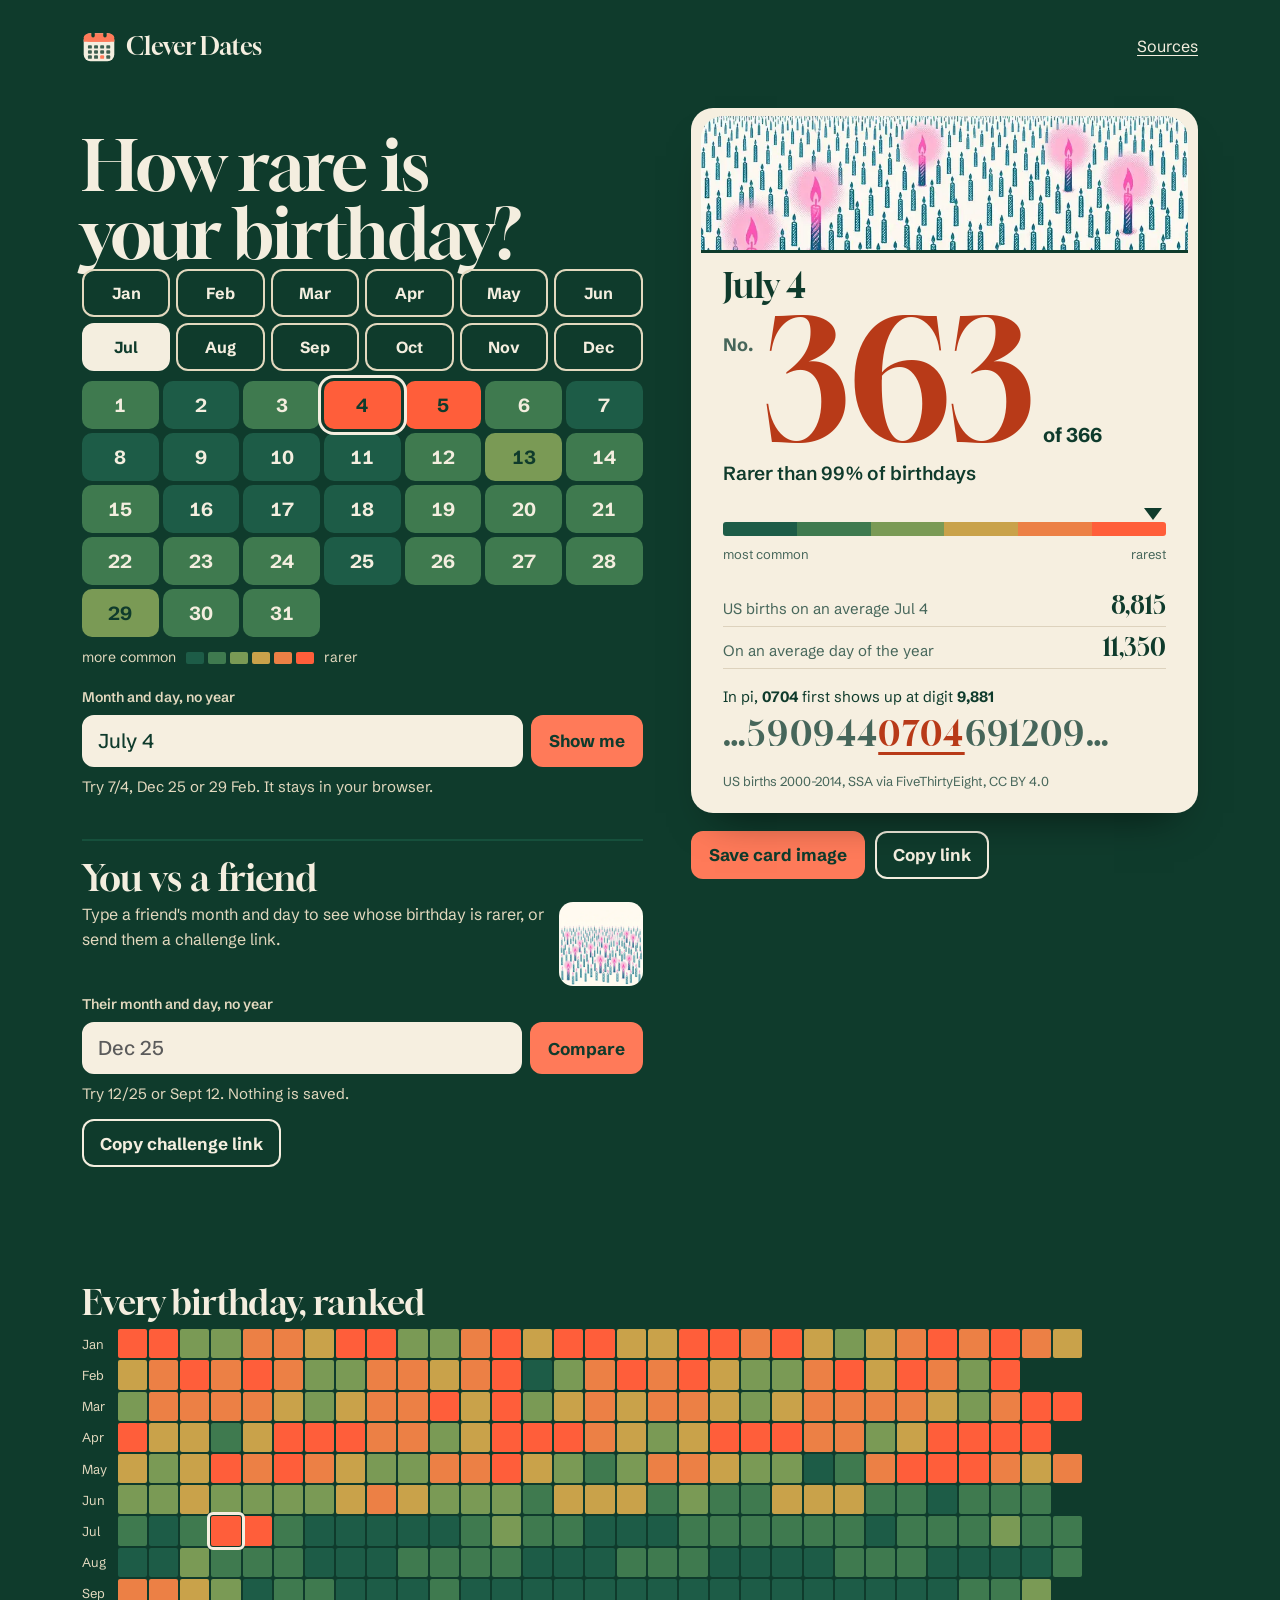
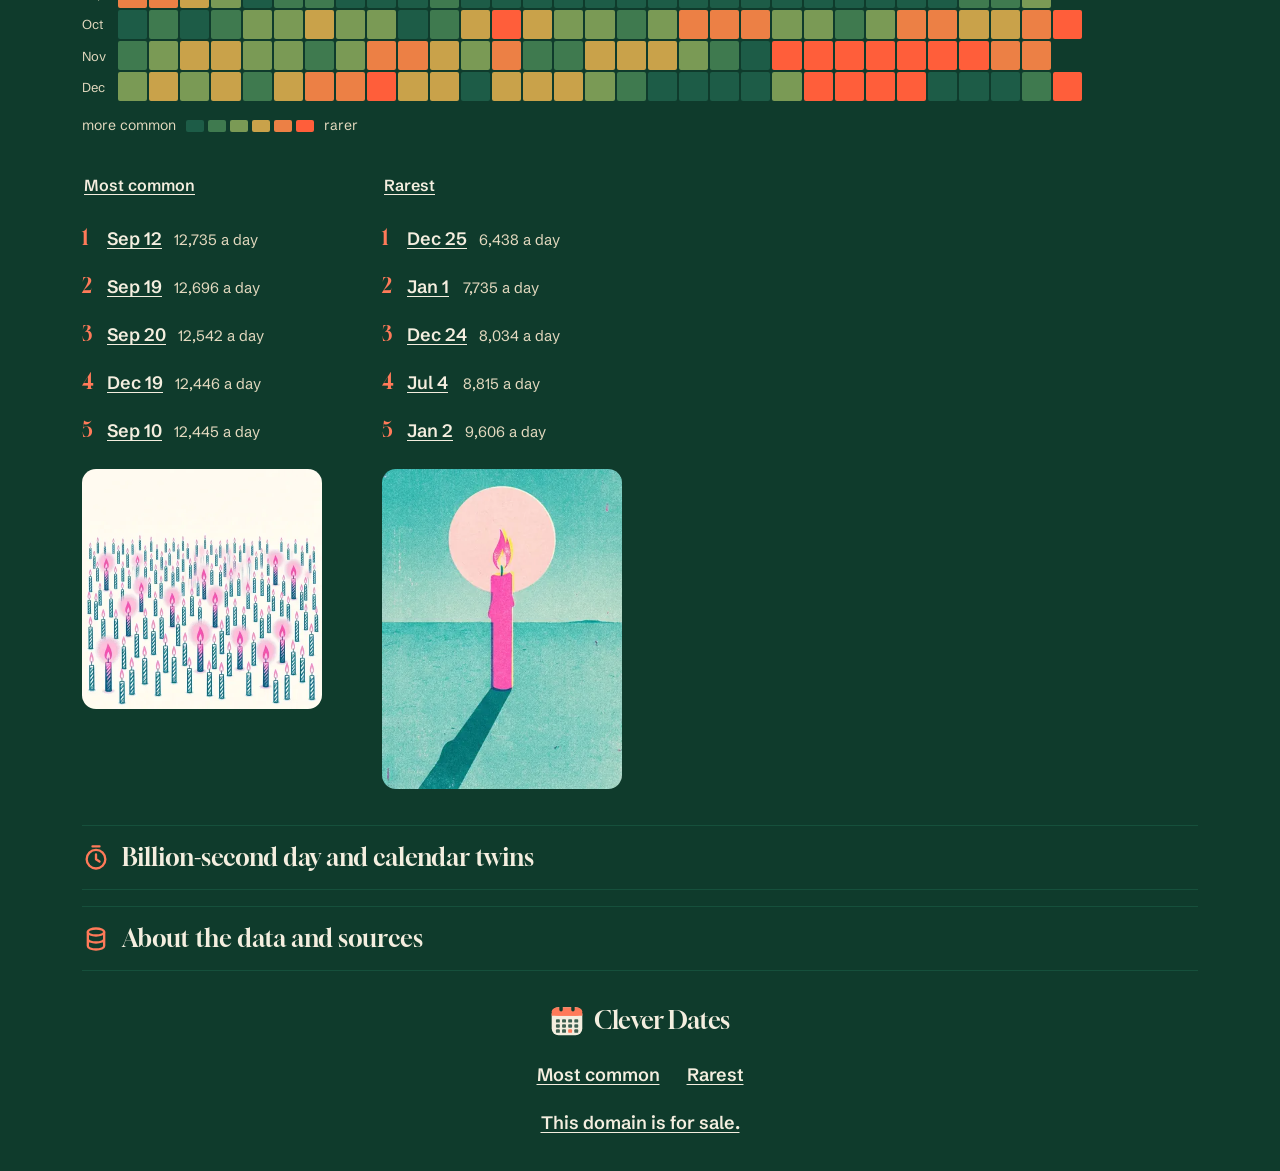
<file: docs/index.html>
<!doctype html>
<html lang="en">
<head>
<meta charset="utf-8">
<meta name="viewport" content="width=device-width, initial-scale=1">
<link rel="canonical" href="https://cleverdates.com/">
<meta property="og:url" content="https://cleverdates.com/">
<title>How rare is your birthday? | Clever Dates</title>
<meta name="description" content="Tap a month and day. See how common that birthday is in the US, out of 366, and where it first shows up in pi.">
<meta property="og:title" content="How rare is your birthday?">
<meta property="og:description" content="Your birthday's rank out of 366, and where it hides in pi.">
<meta property="og:image" content="https://cleverdates.com/og.jpg">
<meta property="og:image:width" content="1200">
<meta property="og:image:height" content="630">
<meta property="og:image:alt" content="A slice of birthday cake with one lit candle inside a ring of small unlit candles, risograph style.">
<meta property="og:type" content="website">
<meta name="twitter:card" content="summary_large_image">
<script type="application/ld+json">{"@context":"https://schema.org","@type":"WebApplication","name":"Clever Dates","url":"https://cleverdates.com/","description":"Tap a month and day. See how common that birthday is in the US, out of 366, and where it first shows up in pi.","applicationCategory":"EntertainmentApplication","operatingSystem":"Any","browserRequirements":"Requires JavaScript","isAccessibleForFree":true,"offers":{"@type":"Offer","price":"0","priceCurrency":"USD"}}</script>
<link rel="preload" href="fonts/gloock.woff2" as="font" type="font/woff2" crossorigin>
<link rel="preload" href="fonts/schibsted.woff2" as="font" type="font/woff2" crossorigin>
<link rel="preload" as="image" href="art/candles-800.webp" imagesrcset="art/candles-800.webp 800w, art/candles-1400.webp 1400w" imagesizes="(min-width: 900px) 600px, 100vw" fetchpriority="high">
<link rel="stylesheet" href="style.css">
<link rel="stylesheet" href="scan.css">
<link rel="icon" href="data:image/svg+xml,%3Csvg xmlns='http://www.w3.org/2000/svg' viewBox='0 0 16 16'%3E%3Crect width='16' height='16' rx='3' fill='%230f3b2c'/%3E%3Crect x='9' y='9' width='5' height='5' fill='%23ff7a59'/%3E%3C/svg%3E">
<script>document.documentElement.className='js'</script>
</head>
<body>
<header class="bar"><a class="lockup" href="./" aria-label="Clever Dates home"><svg class="lk-mark" viewBox="0 0 40 40" aria-hidden="true"><rect x="2" y="5" width="36" height="33" rx="8" fill="#f4eedf"/><rect x="2" y="5" width="36" height="10" rx="8" fill="#ff7a59"/><rect x="2" y="11" width="36" height="4" fill="#ff7a59"/><rect x="11" y="2" width="4" height="8" rx="2" fill="#0f3b2c"/><rect x="25" y="2" width="4" height="8" rx="2" fill="#0f3b2c"/><rect x="7" y="19" width="4.6" height="4" rx="1" fill="#0f3b2c" opacity=".8"/><rect x="14.2" y="19" width="4.6" height="4" rx="1" fill="#0f3b2c" opacity=".8"/><rect x="21.4" y="19" width="4.6" height="4" rx="1" fill="#0f3b2c" opacity=".8"/><rect x="28.6" y="19" width="4.6" height="4" rx="1" fill="#0f3b2c" opacity=".8"/><rect x="7" y="25" width="4.6" height="4" rx="1" fill="#0f3b2c" opacity=".8"/><rect x="14.2" y="25" width="4.6" height="4" rx="1" fill="#0f3b2c" opacity=".8"/><rect x="21.4" y="25" width="4.6" height="4" rx="1" fill="#0f3b2c" opacity=".8"/><rect x="28.6" y="25" width="4.6" height="4" rx="1" fill="#0f3b2c" opacity=".8"/><rect x="7" y="31" width="4.6" height="4" rx="1" fill="#0f3b2c" opacity=".8"/><rect x="14.2" y="31" width="4.6" height="4" rx="1" fill="#0f3b2c" opacity=".8"/><rect x="21.4" y="31" width="4.6" height="4" rx="1" fill="#ff7a59"/><rect x="28.6" y="31" width="4.6" height="4" rx="1" fill="#0f3b2c" opacity=".8"/></svg><span class="lk-word">Clever Dates</span></a><nav aria-label="Page"><a href="#data">Sources</a></nav></header>
<main class="scan">
<section class="hero" aria-labelledby="h1">
 <div class="ask">
  <figure class="hero-art"><img src="art/candles-800.webp" srcset="art/candles-800.webp 800w, art/candles-1400.webp 1400w" sizes="(min-width: 900px) 600px, 100vw" width="1400" height="547" fetchpriority="high" alt="Risograph print: a field of tiny unlit teal birthday candles with four glowing pink lit ones, one much brighter than the rest."></figure>
  <h1 id="h1">How rare is your birthday?</h1>
  <div class="toy" id="toy">
  <div class="mpick" id="mpick" role="group" aria-label="Month"><button type="button" class="mo" data-m="1" aria-pressed="false">Jan</button><button type="button" class="mo" data-m="2" aria-pressed="false">Feb</button><button type="button" class="mo" data-m="3" aria-pressed="false">Mar</button><button type="button" class="mo" data-m="4" aria-pressed="false">Apr</button><button type="button" class="mo" data-m="5" aria-pressed="false">May</button><button type="button" class="mo" data-m="6" aria-pressed="false">Jun</button><button type="button" class="mo" data-m="7" aria-pressed="true">Jul</button><button type="button" class="mo" data-m="8" aria-pressed="false">Aug</button><button type="button" class="mo" data-m="9" aria-pressed="false">Sep</button><button type="button" class="mo" data-m="10" aria-pressed="false">Oct</button><button type="button" class="mo" data-m="11" aria-pressed="false">Nov</button><button type="button" class="mo" data-m="12" aria-pressed="false">Dec</button></div>
  <div class="dpick" id="dpick" role="group" aria-label="Day. Darker is more common, brighter is rarer."><button type="button" class="dy s1" data-d="1" aria-pressed="false" aria-label="July 1, no. 72 of 366">1</button><button type="button" class="dy s0" data-d="2" aria-pressed="false" aria-label="July 2, no. 39 of 366">2</button><button type="button" class="dy s1" data-d="3" aria-pressed="false" aria-label="July 3, no. 95 of 366">3</button><button type="button" class="dy s5" data-d="4" aria-pressed="true" aria-label="July 4, no. 363 of 366">4</button><button type="button" class="dy s5" data-d="5" aria-pressed="false" aria-label="July 5, no. 342 of 366">5</button><button type="button" class="dy s1" data-d="6" aria-pressed="false" aria-label="July 6, no. 81 of 366">6</button><button type="button" class="dy s0" data-d="7" aria-pressed="false" aria-label="July 7, no. 17 of 366">7</button><button type="button" class="dy s0" data-d="8" aria-pressed="false" aria-label="July 8, no. 56 of 366">8</button><button type="button" class="dy s0" data-d="9" aria-pressed="false" aria-label="July 9, no. 44 of 366">9</button><button type="button" class="dy s0" data-d="10" aria-pressed="false" aria-label="July 10, no. 37 of 366">10</button><button type="button" class="dy s0" data-d="11" aria-pressed="false" aria-label="July 11, no. 15 of 366">11</button><button type="button" class="dy s1" data-d="12" aria-pressed="false" aria-label="July 12, no. 64 of 366">12</button><button type="button" class="dy s2" data-d="13" aria-pressed="false" aria-label="July 13, no. 183 of 366">13</button><button type="button" class="dy s1" data-d="14" aria-pressed="false" aria-label="July 14, no. 90 of 366">14</button><button type="button" class="dy s1" data-d="15" aria-pressed="false" aria-label="July 15, no. 84 of 366">15</button><button type="button" class="dy s0" data-d="16" aria-pressed="false" aria-label="July 16, no. 51 of 366">16</button><button type="button" class="dy s0" data-d="17" aria-pressed="false" aria-label="July 17, no. 42 of 366">17</button><button type="button" class="dy s0" data-d="18" aria-pressed="false" aria-label="July 18, no. 23 of 366">18</button><button type="button" class="dy s1" data-d="19" aria-pressed="false" aria-label="July 19, no. 70 of 366">19</button><button type="button" class="dy s1" data-d="20" aria-pressed="false" aria-label="July 20, no. 113 of 366">20</button><button type="button" class="dy s1" data-d="21" aria-pressed="false" aria-label="July 21, no. 89 of 366">21</button><button type="button" class="dy s1" data-d="22" aria-pressed="false" aria-label="July 22, no. 105 of 366">22</button><button type="button" class="dy s1" data-d="23" aria-pressed="false" aria-label="July 23, no. 67 of 366">23</button><button type="button" class="dy s1" data-d="24" aria-pressed="false" aria-label="July 24, no. 63 of 366">24</button><button type="button" class="dy s0" data-d="25" aria-pressed="false" aria-label="July 25, no. 30 of 366">25</button><button type="button" class="dy s1" data-d="26" aria-pressed="false" aria-label="July 26, no. 68 of 366">26</button><button type="button" class="dy s1" data-d="27" aria-pressed="false" aria-label="July 27, no. 114 of 366">27</button><button type="button" class="dy s1" data-d="28" aria-pressed="false" aria-label="July 28, no. 115 of 366">28</button><button type="button" class="dy s2" data-d="29" aria-pressed="false" aria-label="July 29, no. 126 of 366">29</button><button type="button" class="dy s1" data-d="30" aria-pressed="false" aria-label="July 30, no. 77 of 366">30</button><button type="button" class="dy s1" data-d="31" aria-pressed="false" aria-label="July 31, no. 75 of 366">31</button></div>
  <div class="dkey" aria-hidden="true"><span>more common</span><i class="s0"></i><i class="s1"></i><i class="s2"></i><i class="s3"></i><i class="s4"></i><i class="s5"></i><span>rarer</span></div>
  </div>
  <form class="pick" id="pick" role="search" action="#" novalidate>
   <label for="when">Or type it</label>
   <div class="pick-row"><input id="when" name="when" type="text" autocomplete="off" spellcheck="false" maxlength="24" placeholder="July 4" value="July 4" aria-describedby="when-help"><button type="submit">Show me</button></div>
   <p class="help" id="when-help" role="status">Try 7/4, Dec 25 or 29 Feb. It stays in your browser.</p>
  </form>
 </div>
 <article class="card" id="card" aria-live="polite" aria-labelledby="c-date"><img class="c-band" src="art/result-band-410.webp" srcset="art/result-band-410.webp 410w, art/result-band-819.webp 819w" sizes="(min-width: 900px) 520px, 100vw" width="819" height="230" alt="" decoding="async">
 <p class="c-date" id="c-date">July 4</p>
 <p class="c-rank"><span class="c-hash">No.</span><span id="c-rank">363</span><span class="c-of">of 366</span></p>
 <img class="c-crowd" id="c-crowd" src="art/crowd-480.webp" srcset="art/crowd-480.webp 480w, art/crowd-1024.webp 1024w" sizes="(min-width: 900px) 240px, 45vw" width="1024" height="1024" alt="A crowd of lit birthday candles packed side by side." loading="lazy" decoding="async" hidden>
 <p class="c-say" id="c-say">Rarer than 99% of birthdays</p>
 <div class="c-meter" aria-hidden="true"><span class="c-pin" id="c-pin" style="--at:0.9918"></span></div><div class="c-ends" aria-hidden="true"><span>most common</span><span>rarest</span></div>
 <dl class="c-facts">
  <div><dt>US births on an average Jul 4</dt><dd id="c-avg">8,815</dd></div>
  <div id="c-leaprow" hidden><dt>Per year, over 4 years</dt><dd id="c-leap"></dd></div>
  <div><dt>On an average day of the year</dt><dd>11,350</dd></div>
 </dl>
 <div class="c-pi">
  <p class="c-pi-head">In pi, <b id="c-mmdd">0704</b> first shows up at digit <b id="c-pipos">9,881</b></p>
  <p class="c-digits" aria-hidden="true"><span class="c-dots">…</span><span id="c-pre">590944</span><mark id="c-hit">0704</mark><span id="c-post">691209</span><span class="c-dots">…</span></p>
 </div>
 <p class="c-note" id="c-note" hidden></p>
  <p class="c-src">US births 2000-2014, SSA via FiveThirtyEight, CC BY 4.0</p>
 </article>
 <div class="share">
  <button type="button" id="save">Save card image</button>
  <button type="button" id="copy">Copy link</button>
  <p id="share-msg" role="status"></p>
 </div>
 <section class="vs" id="vs" aria-labelledby="vs-h">
  <h2 id="vs-h">You vs a friend</h2>
  <img class="vs-art" src="art/crowd-480.webp" width="1024" height="1024" alt="" loading="lazy" decoding="async"><p class="vs-dek" id="vs-dek">Type a friend's month and day to see whose birthday is rarer, or send them a challenge link.</p>
  <form class="pick" id="vsform" action="#" novalidate>
   <label for="vswhen" id="vs-label">Their month and day, no year</label>
   <div class="pick-row"><input id="vswhen" name="vswhen" type="text" autocomplete="off" spellcheck="false" maxlength="24" placeholder="Dec 25" aria-describedby="vs-help"><button type="submit">Compare</button></div>
   <p class="help" id="vs-help" role="status">Try 12/25 or Sept 12. Nothing is saved.</p>
  </form>
  <div class="vs-out" id="vs-out" aria-live="polite" hidden>
   <div class="vs-tiles">
    <div class="vs-tile"><p class="vs-who"><i class="k a" aria-hidden="true"></i><span id="vs-a-who">Your date</span></p><p class="vs-d" id="vs-a-d"></p><p class="vs-r"><b id="vs-a-r"></b><span>of 366</span></p><p class="vs-s" id="vs-a-s"></p></div>
    <div class="vs-tile"><p class="vs-who"><i class="k b" aria-hidden="true"></i><span id="vs-b-who">Friend</span></p><p class="vs-d" id="vs-b-d"></p><p class="vs-r"><b id="vs-b-r"></b><span>of 366</span></p><p class="vs-s" id="vs-b-s"></p></div>
   </div>
   <div class="c-meter vs-meter" aria-hidden="true"><span class="c-pin" id="vs-pin-a"></span><span class="c-pin b" id="vs-pin-b"></span></div>
   <p class="vs-gap" id="vs-gap"></p>
  </div>
  <div class="vs-btns">
   <button type="button" id="vs-save" hidden>Save two-date card</button>
   <button type="button" id="vs-copy" hidden>Copy comparison link</button>
   <button type="button" id="vs-chal">Copy challenge link</button>
   <button type="button" id="vs-unlock" hidden>Check my own date instead</button>
   <p id="vs-msg" role="status"></p>
  </div>
 </section>
</section>

<section class="map" aria-labelledby="map-h">
 <h2 id="map-h">Every birthday, ranked</h2>
 
 <div class="grid" id="grid" role="grid" aria-label="Calendar of all 366 birthdays shaded by how common they are. Use the text box above to pick a date."><div class="g-row" role="row"><span class="g-m" role="rowheader">Jan</span><span class="g-c s5" role="gridcell" data-m="1" data-d="1" title="Jan 1: no. 365"></span><span class="g-c s5" role="gridcell" data-m="1" data-d="2" title="Jan 2: no. 362"></span><span class="g-c s2" role="gridcell" data-m="1" data-d="3" title="Jan 3: no. 182"></span><span class="g-c s2" role="gridcell" data-m="1" data-d="4" title="Jan 4: no. 152"></span><span class="g-c s4" role="gridcell" data-m="1" data-d="5" title="Jan 5: no. 260"></span><span class="g-c s4" role="gridcell" data-m="1" data-d="6" title="Jan 6: no. 299"></span><span class="g-c s3" role="gridcell" data-m="1" data-d="7" title="Jan 7: no. 233"></span><span class="g-c s5" role="gridcell" data-m="1" data-d="8" title="Jan 8: no. 322"></span><span class="g-c s5" role="gridcell" data-m="1" data-d="9" title="Jan 9: no. 307"></span><span class="g-c s2" role="gridcell" data-m="1" data-d="10" title="Jan 10: no. 161"></span><span class="g-c s2" role="gridcell" data-m="1" data-d="11" title="Jan 11: no. 179"></span><span class="g-c s4" role="gridcell" data-m="1" data-d="12" title="Jan 12: no. 274"></span><span class="g-c s5" role="gridcell" data-m="1" data-d="13" title="Jan 13: no. 347"></span><span class="g-c s3" role="gridcell" data-m="1" data-d="14" title="Jan 14: no. 223"></span><span class="g-c s5" role="gridcell" data-m="1" data-d="15" title="Jan 15: no. 340"></span><span class="g-c s5" role="gridcell" data-m="1" data-d="16" title="Jan 16: no. 324"></span><span class="g-c s3" role="gridcell" data-m="1" data-d="17" title="Jan 17: no. 197"></span><span class="g-c s3" role="gridcell" data-m="1" data-d="18" title="Jan 18: no. 221"></span><span class="g-c s5" role="gridcell" data-m="1" data-d="19" title="Jan 19: no. 337"></span><span class="g-c s5" role="gridcell" data-m="1" data-d="20" title="Jan 20: no. 333"></span><span class="g-c s4" role="gridcell" data-m="1" data-d="21" title="Jan 21: no. 290"></span><span class="g-c s5" role="gridcell" data-m="1" data-d="22" title="Jan 22: no. 326"></span><span class="g-c s3" role="gridcell" data-m="1" data-d="23" title="Jan 23: no. 243"></span><span class="g-c s2" role="gridcell" data-m="1" data-d="24" title="Jan 24: no. 151"></span><span class="g-c s3" role="gridcell" data-m="1" data-d="25" title="Jan 25: no. 198"></span><span class="g-c s4" role="gridcell" data-m="1" data-d="26" title="Jan 26: no. 301"></span><span class="g-c s5" role="gridcell" data-m="1" data-d="27" title="Jan 27: no. 328"></span><span class="g-c s4" role="gridcell" data-m="1" data-d="28" title="Jan 28: no. 280"></span><span class="g-c s5" role="gridcell" data-m="1" data-d="29" title="Jan 29: no. 341"></span><span class="g-c s4" role="gridcell" data-m="1" data-d="30" title="Jan 30: no. 282"></span><span class="g-c s3" role="gridcell" data-m="1" data-d="31" title="Jan 31: no. 204"></span></div><div class="g-row" role="row"><span class="g-m" role="rowheader">Feb</span><span class="g-c s3" role="gridcell" data-m="2" data-d="1" title="Feb 1: no. 192"></span><span class="g-c s4" role="gridcell" data-m="2" data-d="2" title="Feb 2: no. 273"></span><span class="g-c s5" role="gridcell" data-m="2" data-d="3" title="Feb 3: no. 317"></span><span class="g-c s4" role="gridcell" data-m="2" data-d="4" title="Feb 4: no. 262"></span><span class="g-c s5" role="gridcell" data-m="2" data-d="5" title="Feb 5: no. 312"></span><span class="g-c s4" role="gridcell" data-m="2" data-d="6" title="Feb 6: no. 271"></span><span class="g-c s2" role="gridcell" data-m="2" data-d="7" title="Feb 7: no. 123"></span><span class="g-c s2" role="gridcell" data-m="2" data-d="8" title="Feb 8: no. 169"></span><span class="g-c s4" role="gridcell" data-m="2" data-d="9" title="Feb 9: no. 297"></span><span class="g-c s4" role="gridcell" data-m="2" data-d="10" title="Feb 10: no. 281"></span><span class="g-c s3" role="gridcell" data-m="2" data-d="11" title="Feb 11: no. 224"></span><span class="g-c s4" role="gridcell" data-m="2" data-d="12" title="Feb 12: no. 257"></span><span class="g-c s5" role="gridcell" data-m="2" data-d="13" title="Feb 13: no. 325"></span><span class="g-c s0" role="gridcell" data-m="2" data-d="14" title="Feb 14: no. 48"></span><span class="g-c s2" role="gridcell" data-m="2" data-d="15" title="Feb 15: no. 134"></span><span class="g-c s4" role="gridcell" data-m="2" data-d="16" title="Feb 16: no. 285"></span><span class="g-c s5" role="gridcell" data-m="2" data-d="17" title="Feb 17: no. 319"></span><span class="g-c s4" role="gridcell" data-m="2" data-d="18" title="Feb 18: no. 251"></span><span class="g-c s5" role="gridcell" data-m="2" data-d="19" title="Feb 19: no. 327"></span><span class="g-c s3" role="gridcell" data-m="2" data-d="20" title="Feb 20: no. 244"></span><span class="g-c s2" role="gridcell" data-m="2" data-d="21" title="Feb 21: no. 174"></span><span class="g-c s2" role="gridcell" data-m="2" data-d="22" title="Feb 22: no. 160"></span><span class="g-c s4" role="gridcell" data-m="2" data-d="23" title="Feb 23: no. 288"></span><span class="g-c s5" role="gridcell" data-m="2" data-d="24" title="Feb 24: no. 316"></span><span class="g-c s3" role="gridcell" data-m="2" data-d="25" title="Feb 25: no. 238"></span><span class="g-c s5" role="gridcell" data-m="2" data-d="26" title="Feb 26: no. 315"></span><span class="g-c s4" role="gridcell" data-m="2" data-d="27" title="Feb 27: no. 265"></span><span class="g-c s2" role="gridcell" data-m="2" data-d="28" title="Feb 28: no. 168"></span><span class="g-c s5" role="gridcell" data-m="2" data-d="29" title="Feb 29: no. 351"></span><span class="g-c none" role="gridcell"></span><span class="g-c none" role="gridcell"></span></div><div class="g-row" role="row"><span class="g-m" role="rowheader">Mar</span><span class="g-c s2" role="gridcell" data-m="3" data-d="1" title="Mar 1: no. 150"></span><span class="g-c s4" role="gridcell" data-m="3" data-d="2" title="Mar 2: no. 289"></span><span class="g-c s4" role="gridcell" data-m="3" data-d="3" title="Mar 3: no. 254"></span><span class="g-c s4" role="gridcell" data-m="3" data-d="4" title="Mar 4: no. 292"></span><span class="g-c s4" role="gridcell" data-m="3" data-d="5" title="Mar 5: no. 245"></span><span class="g-c s3" role="gridcell" data-m="3" data-d="6" title="Mar 6: no. 237"></span><span class="g-c s2" role="gridcell" data-m="3" data-d="7" title="Mar 7: no. 153"></span><span class="g-c s3" role="gridcell" data-m="3" data-d="8" title="Mar 8: no. 202"></span><span class="g-c s4" role="gridcell" data-m="3" data-d="9" title="Mar 9: no. 291"></span><span class="g-c s4" role="gridcell" data-m="3" data-d="10" title="Mar 10: no. 293"></span><span class="g-c s5" role="gridcell" data-m="3" data-d="11" title="Mar 11: no. 311"></span><span class="g-c s3" role="gridcell" data-m="3" data-d="12" title="Mar 12: no. 228"></span><span class="g-c s5" role="gridcell" data-m="3" data-d="13" title="Mar 13: no. 310"></span><span class="g-c s2" role="gridcell" data-m="3" data-d="14" title="Mar 14: no. 142"></span><span class="g-c s3" role="gridcell" data-m="3" data-d="15" title="Mar 15: no. 200"></span><span class="g-c s4" role="gridcell" data-m="3" data-d="16" title="Mar 16: no. 304"></span><span class="g-c s3" role="gridcell" data-m="3" data-d="17" title="Mar 17: no. 235"></span><span class="g-c s4" role="gridcell" data-m="3" data-d="18" title="Mar 18: no. 302"></span><span class="g-c s4" role="gridcell" data-m="3" data-d="19" title="Mar 19: no. 259"></span><span class="g-c s3" role="gridcell" data-m="3" data-d="20" title="Mar 20: no. 184"></span><span class="g-c s2" role="gridcell" data-m="3" data-d="21" title="Mar 21: no. 130"></span><span class="g-c s3" role="gridcell" data-m="3" data-d="22" title="Mar 22: no. 208"></span><span class="g-c s4" role="gridcell" data-m="3" data-d="23" title="Mar 23: no. 303"></span><span class="g-c s4" role="gridcell" data-m="3" data-d="24" title="Mar 24: no. 300"></span><span class="g-c s4" role="gridcell" data-m="3" data-d="25" title="Mar 25: no. 294"></span><span class="g-c s4" role="gridcell" data-m="3" data-d="26" title="Mar 26: no. 276"></span><span class="g-c s3" role="gridcell" data-m="3" data-d="27" title="Mar 27: no. 240"></span><span class="g-c s2" role="gridcell" data-m="3" data-d="28" title="Mar 28: no. 155"></span><span class="g-c s4" role="gridcell" data-m="3" data-d="29" title="Mar 29: no. 261"></span><span class="g-c s5" role="gridcell" data-m="3" data-d="30" title="Mar 30: no. 308"></span><span class="g-c s5" role="gridcell" data-m="3" data-d="31" title="Mar 31: no. 339"></span></div><div class="g-row" role="row"><span class="g-m" role="rowheader">Apr</span><span class="g-c s5" role="gridcell" data-m="4" data-d="1" title="Apr 1: no. 355"></span><span class="g-c s3" role="gridcell" data-m="4" data-d="2" title="Apr 2: no. 214"></span><span class="g-c s3" role="gridcell" data-m="4" data-d="3" title="Apr 3: no. 225"></span><span class="g-c s1" role="gridcell" data-m="4" data-d="4" title="Apr 4: no. 111"></span><span class="g-c s3" role="gridcell" data-m="4" data-d="5" title="Apr 5: no. 216"></span><span class="g-c s5" role="gridcell" data-m="4" data-d="6" title="Apr 6: no. 335"></span><span class="g-c s5" role="gridcell" data-m="4" data-d="7" title="Apr 7: no. 323"></span><span class="g-c s5" role="gridcell" data-m="4" data-d="8" title="Apr 8: no. 321"></span><span class="g-c s4" role="gridcell" data-m="4" data-d="9" title="Apr 9: no. 283"></span><span class="g-c s4" role="gridcell" data-m="4" data-d="10" title="Apr 10: no. 258"></span><span class="g-c s2" role="gridcell" data-m="4" data-d="11" title="Apr 11: no. 159"></span><span class="g-c s3" role="gridcell" data-m="4" data-d="12" title="Apr 12: no. 206"></span><span class="g-c s5" role="gridcell" data-m="4" data-d="13" title="Apr 13: no. 349"></span><span class="g-c s5" role="gridcell" data-m="4" data-d="14" title="Apr 14: no. 318"></span><span class="g-c s5" role="gridcell" data-m="4" data-d="15" title="Apr 15: no. 320"></span><span class="g-c s4" role="gridcell" data-m="4" data-d="16" title="Apr 16: no. 256"></span><span class="g-c s3" role="gridcell" data-m="4" data-d="17" title="Apr 17: no. 239"></span><span class="g-c s2" role="gridcell" data-m="4" data-d="18" title="Apr 18: no. 178"></span><span class="g-c s3" role="gridcell" data-m="4" data-d="19" title="Apr 19: no. 231"></span><span class="g-c s5" role="gridcell" data-m="4" data-d="20" title="Apr 20: no. 309"></span><span class="g-c s5" role="gridcell" data-m="4" data-d="21" title="Apr 21: no. 332"></span><span class="g-c s5" role="gridcell" data-m="4" data-d="22" title="Apr 22: no. 330"></span><span class="g-c s4" role="gridcell" data-m="4" data-d="23" title="Apr 23: no. 278"></span><span class="g-c s4" role="gridcell" data-m="4" data-d="24" title="Apr 24: no. 263"></span><span class="g-c s2" role="gridcell" data-m="4" data-d="25" title="Apr 25: no. 171"></span><span class="g-c s3" role="gridcell" data-m="4" data-d="26" title="Apr 26: no. 234"></span><span class="g-c s5" role="gridcell" data-m="4" data-d="27" title="Apr 27: no. 329"></span><span class="g-c s5" role="gridcell" data-m="4" data-d="28" title="Apr 28: no. 331"></span><span class="g-c s5" role="gridcell" data-m="4" data-d="29" title="Apr 29: no. 343"></span><span class="g-c s5" role="gridcell" data-m="4" data-d="30" title="Apr 30: no. 306"></span><span class="g-c none" role="gridcell"></span></div><div class="g-row" role="row"><span class="g-m" role="rowheader">May</span><span class="g-c s3" role="gridcell" data-m="5" data-d="1" title="May 1: no. 194"></span><span class="g-c s2" role="gridcell" data-m="5" data-d="2" title="May 2: no. 145"></span><span class="g-c s3" role="gridcell" data-m="5" data-d="3" title="May 3: no. 227"></span><span class="g-c s5" role="gridcell" data-m="5" data-d="4" title="May 4: no. 336"></span><span class="g-c s4" role="gridcell" data-m="5" data-d="5" title="May 5: no. 272"></span><span class="g-c s5" role="gridcell" data-m="5" data-d="6" title="May 6: no. 313"></span><span class="g-c s4" role="gridcell" data-m="5" data-d="7" title="May 7: no. 255"></span><span class="g-c s3" role="gridcell" data-m="5" data-d="8" title="May 8: no. 218"></span><span class="g-c s2" role="gridcell" data-m="5" data-d="9" title="May 9: no. 172"></span><span class="g-c s2" role="gridcell" data-m="5" data-d="10" title="May 10: no. 170"></span><span class="g-c s4" role="gridcell" data-m="5" data-d="11" title="May 11: no. 298"></span><span class="g-c s4" role="gridcell" data-m="5" data-d="12" title="May 12: no. 284"></span><span class="g-c s5" role="gridcell" data-m="5" data-d="13" title="May 13: no. 346"></span><span class="g-c s3" role="gridcell" data-m="5" data-d="14" title="May 14: no. 201"></span><span class="g-c s2" role="gridcell" data-m="5" data-d="15" title="May 15: no. 156"></span><span class="g-c s1" role="gridcell" data-m="5" data-d="16" title="May 16: no. 100"></span><span class="g-c s2" role="gridcell" data-m="5" data-d="17" title="May 17: no. 163"></span><span class="g-c s4" role="gridcell" data-m="5" data-d="18" title="May 18: no. 277"></span><span class="g-c s4" role="gridcell" data-m="5" data-d="19" title="May 19: no. 286"></span><span class="g-c s3" role="gridcell" data-m="5" data-d="20" title="May 20: no. 230"></span><span class="g-c s2" role="gridcell" data-m="5" data-d="21" title="May 21: no. 143"></span><span class="g-c s2" role="gridcell" data-m="5" data-d="22" title="May 22: no. 124"></span><span class="g-c s0" role="gridcell" data-m="5" data-d="23" title="May 23: no. 60"></span><span class="g-c s1" role="gridcell" data-m="5" data-d="24" title="May 24: no. 101"></span><span class="g-c s4" role="gridcell" data-m="5" data-d="25" title="May 25: no. 267"></span><span class="g-c s5" role="gridcell" data-m="5" data-d="26" title="May 26: no. 354"></span><span class="g-c s5" role="gridcell" data-m="5" data-d="27" title="May 27: no. 345"></span><span class="g-c s5" role="gridcell" data-m="5" data-d="28" title="May 28: no. 338"></span><span class="g-c s4" role="gridcell" data-m="5" data-d="29" title="May 29: no. 287"></span><span class="g-c s3" role="gridcell" data-m="5" data-d="30" title="May 30: no. 189"></span><span class="g-c s4" role="gridcell" data-m="5" data-d="31" title="May 31: no. 279"></span></div><div class="g-row" role="row"><span class="g-m" role="rowheader">Jun</span><span class="g-c s2" role="gridcell" data-m="6" data-d="1" title="Jun 1: no. 162"></span><span class="g-c s2" role="gridcell" data-m="6" data-d="2" title="Jun 2: no. 157"></span><span class="g-c s3" role="gridcell" data-m="6" data-d="3" title="Jun 3: no. 220"></span><span class="g-c s2" role="gridcell" data-m="6" data-d="4" title="Jun 4: no. 154"></span><span class="g-c s2" role="gridcell" data-m="6" data-d="5" title="Jun 5: no. 147"></span><span class="g-c s2" role="gridcell" data-m="6" data-d="6" title="Jun 6: no. 125"></span><span class="g-c s2" role="gridcell" data-m="6" data-d="7" title="Jun 7: no. 140"></span><span class="g-c s3" role="gridcell" data-m="6" data-d="8" title="Jun 8: no. 205"></span><span class="g-c s4" role="gridcell" data-m="6" data-d="9" title="Jun 9: no. 249"></span><span class="g-c s3" role="gridcell" data-m="6" data-d="10" title="Jun 10: no. 226"></span><span class="g-c s2" role="gridcell" data-m="6" data-d="11" title="Jun 11: no. 176"></span><span class="g-c s2" role="gridcell" data-m="6" data-d="12" title="Jun 12: no. 135"></span><span class="g-c s2" role="gridcell" data-m="6" data-d="13" title="Jun 13: no. 165"></span><span class="g-c s1" role="gridcell" data-m="6" data-d="14" title="Jun 14: no. 112"></span><span class="g-c s3" role="gridcell" data-m="6" data-d="15" title="Jun 15: no. 199"></span><span class="g-c s3" role="gridcell" data-m="6" data-d="16" title="Jun 16: no. 187"></span><span class="g-c s3" role="gridcell" data-m="6" data-d="17" title="Jun 17: no. 196"></span><span class="g-c s1" role="gridcell" data-m="6" data-d="18" title="Jun 18: no. 118"></span><span class="g-c s2" role="gridcell" data-m="6" data-d="19" title="Jun 19: no. 146"></span><span class="g-c s1" role="gridcell" data-m="6" data-d="20" title="Jun 20: no. 69"></span><span class="g-c s1" role="gridcell" data-m="6" data-d="21" title="Jun 21: no. 116"></span><span class="g-c s3" role="gridcell" data-m="6" data-d="22" title="Jun 22: no. 191"></span><span class="g-c s3" role="gridcell" data-m="6" data-d="23" title="Jun 23: no. 195"></span><span class="g-c s3" role="gridcell" data-m="6" data-d="24" title="Jun 24: no. 193"></span><span class="g-c s1" role="gridcell" data-m="6" data-d="25" title="Jun 25: no. 107"></span><span class="g-c s1" role="gridcell" data-m="6" data-d="26" title="Jun 26: no. 98"></span><span class="g-c s0" role="gridcell" data-m="6" data-d="27" title="Jun 27: no. 49"></span><span class="g-c s1" role="gridcell" data-m="6" data-d="28" title="Jun 28: no. 66"></span><span class="g-c s1" role="gridcell" data-m="6" data-d="29" title="Jun 29: no. 121"></span><span class="g-c s1" role="gridcell" data-m="6" data-d="30" title="Jun 30: no. 120"></span><span class="g-c none" role="gridcell"></span></div><div class="g-row" role="row"><span class="g-m" role="rowheader">Jul</span><span class="g-c s1" role="gridcell" data-m="7" data-d="1" title="Jul 1: no. 72"></span><span class="g-c s0" role="gridcell" data-m="7" data-d="2" title="Jul 2: no. 39"></span><span class="g-c s1" role="gridcell" data-m="7" data-d="3" title="Jul 3: no. 95"></span><span class="g-c s5 on" role="gridcell" data-m="7" data-d="4" title="Jul 4: no. 363"></span><span class="g-c s5" role="gridcell" data-m="7" data-d="5" title="Jul 5: no. 342"></span><span class="g-c s1" role="gridcell" data-m="7" data-d="6" title="Jul 6: no. 81"></span><span class="g-c s0" role="gridcell" data-m="7" data-d="7" title="Jul 7: no. 17"></span><span class="g-c s0" role="gridcell" data-m="7" data-d="8" title="Jul 8: no. 56"></span><span class="g-c s0" role="gridcell" data-m="7" data-d="9" title="Jul 9: no. 44"></span><span class="g-c s0" role="gridcell" data-m="7" data-d="10" title="Jul 10: no. 37"></span><span class="g-c s0" role="gridcell" data-m="7" data-d="11" title="Jul 11: no. 15"></span><span class="g-c s1" role="gridcell" data-m="7" data-d="12" title="Jul 12: no. 64"></span><span class="g-c s2" role="gridcell" data-m="7" data-d="13" title="Jul 13: no. 183"></span><span class="g-c s1" role="gridcell" data-m="7" data-d="14" title="Jul 14: no. 90"></span><span class="g-c s1" role="gridcell" data-m="7" data-d="15" title="Jul 15: no. 84"></span><span class="g-c s0" role="gridcell" data-m="7" data-d="16" title="Jul 16: no. 51"></span><span class="g-c s0" role="gridcell" data-m="7" data-d="17" title="Jul 17: no. 42"></span><span class="g-c s0" role="gridcell" data-m="7" data-d="18" title="Jul 18: no. 23"></span><span class="g-c s1" role="gridcell" data-m="7" data-d="19" title="Jul 19: no. 70"></span><span class="g-c s1" role="gridcell" data-m="7" data-d="20" title="Jul 20: no. 113"></span><span class="g-c s1" role="gridcell" data-m="7" data-d="21" title="Jul 21: no. 89"></span><span class="g-c s1" role="gridcell" data-m="7" data-d="22" title="Jul 22: no. 105"></span><span class="g-c s1" role="gridcell" data-m="7" data-d="23" title="Jul 23: no. 67"></span><span class="g-c s1" role="gridcell" data-m="7" data-d="24" title="Jul 24: no. 63"></span><span class="g-c s0" role="gridcell" data-m="7" data-d="25" title="Jul 25: no. 30"></span><span class="g-c s1" role="gridcell" data-m="7" data-d="26" title="Jul 26: no. 68"></span><span class="g-c s1" role="gridcell" data-m="7" data-d="27" title="Jul 27: no. 114"></span><span class="g-c s1" role="gridcell" data-m="7" data-d="28" title="Jul 28: no. 115"></span><span class="g-c s2" role="gridcell" data-m="7" data-d="29" title="Jul 29: no. 126"></span><span class="g-c s1" role="gridcell" data-m="7" data-d="30" title="Jul 30: no. 77"></span><span class="g-c s1" role="gridcell" data-m="7" data-d="31" title="Jul 31: no. 75"></span></div><div class="g-row" role="row"><span class="g-m" role="rowheader">Aug</span><span class="g-c s0" role="gridcell" data-m="8" data-d="1" title="Aug 1: no. 16"></span><span class="g-c s0" role="gridcell" data-m="8" data-d="2" title="Aug 2: no. 58"></span><span class="g-c s2" role="gridcell" data-m="8" data-d="3" title="Aug 3: no. 129"></span><span class="g-c s1" role="gridcell" data-m="8" data-d="4" title="Aug 4: no. 117"></span><span class="g-c s1" role="gridcell" data-m="8" data-d="5" title="Aug 5: no. 109"></span><span class="g-c s1" role="gridcell" data-m="8" data-d="6" title="Aug 6: no. 76"></span><span class="g-c s0" role="gridcell" data-m="8" data-d="7" title="Aug 7: no. 59"></span><span class="g-c s0" role="gridcell" data-m="8" data-d="8" title="Aug 8: no. 8"></span><span class="g-c s0" role="gridcell" data-m="8" data-d="9" title="Aug 9: no. 32"></span><span class="g-c s1" role="gridcell" data-m="8" data-d="10" title="Aug 10: no. 96"></span><span class="g-c s1" role="gridcell" data-m="8" data-d="11" title="Aug 11: no. 97"></span><span class="g-c s1" role="gridcell" data-m="8" data-d="12" title="Aug 12: no. 83"></span><span class="g-c s1" role="gridcell" data-m="8" data-d="13" title="Aug 13: no. 99"></span><span class="g-c s0" role="gridcell" data-m="8" data-d="14" title="Aug 14: no. 46"></span><span class="g-c s0" role="gridcell" data-m="8" data-d="15" title="Aug 15: no. 11"></span><span class="g-c s0" role="gridcell" data-m="8" data-d="16" title="Aug 16: no. 29"></span><span class="g-c s1" role="gridcell" data-m="8" data-d="17" title="Aug 17: no. 79"></span><span class="g-c s1" role="gridcell" data-m="8" data-d="18" title="Aug 18: no. 86"></span><span class="g-c s1" role="gridcell" data-m="8" data-d="19" title="Aug 19: no. 106"></span><span class="g-c s0" role="gridcell" data-m="8" data-d="20" title="Aug 20: no. 40"></span><span class="g-c s0" role="gridcell" data-m="8" data-d="21" title="Aug 21: no. 55"></span><span class="g-c s0" role="gridcell" data-m="8" data-d="22" title="Aug 22: no. 14"></span><span class="g-c s0" role="gridcell" data-m="8" data-d="23" title="Aug 23: no. 45"></span><span class="g-c s1" role="gridcell" data-m="8" data-d="24" title="Aug 24: no. 102"></span><span class="g-c s1" role="gridcell" data-m="8" data-d="25" title="Aug 25: no. 103"></span><span class="g-c s1" role="gridcell" data-m="8" data-d="26" title="Aug 26: no. 104"></span><span class="g-c s0" role="gridcell" data-m="8" data-d="27" title="Aug 27: no. 52"></span><span class="g-c s0" role="gridcell" data-m="8" data-d="28" title="Aug 28: no. 18"></span><span class="g-c s0" role="gridcell" data-m="8" data-d="29" title="Aug 29: no. 12"></span><span class="g-c s0" role="gridcell" data-m="8" data-d="30" title="Aug 30: no. 28"></span><span class="g-c s1" role="gridcell" data-m="8" data-d="31" title="Aug 31: no. 73"></span></div><div class="g-row" role="row"><span class="g-m" role="rowheader">Sep</span><span class="g-c s4" role="gridcell" data-m="9" data-d="1" title="Sep 1: no. 305"></span><span class="g-c s4" role="gridcell" data-m="9" data-d="2" title="Sep 2: no. 275"></span><span class="g-c s3" role="gridcell" data-m="9" data-d="3" title="Sep 3: no. 241"></span><span class="g-c s2" role="gridcell" data-m="9" data-d="4" title="Sep 4: no. 136"></span><span class="g-c s0" role="gridcell" data-m="9" data-d="5" title="Sep 5: no. 61"></span><span class="g-c s1" role="gridcell" data-m="9" data-d="6" title="Sep 6: no. 87"></span><span class="g-c s1" role="gridcell" data-m="9" data-d="7" title="Sep 7: no. 78"></span><span class="g-c s0" role="gridcell" data-m="9" data-d="8" title="Sep 8: no. 31"></span><span class="g-c s0" role="gridcell" data-m="9" data-d="9" title="Sep 9: no. 13"></span><span class="g-c s0" role="gridcell" data-m="9" data-d="10" title="Sep 10: no. 5"></span><span class="g-c s1" role="gridcell" data-m="9" data-d="11" title="Sep 11: no. 93"></span><span class="g-c s0" role="gridcell" data-m="9" data-d="12" title="Sep 12: no. 1"></span><span class="g-c s0" role="gridcell" data-m="9" data-d="13" title="Sep 13: no. 19"></span><span class="g-c s0" role="gridcell" data-m="9" data-d="14" title="Sep 14: no. 24"></span><span class="g-c s0" role="gridcell" data-m="9" data-d="15" title="Sep 15: no. 21"></span><span class="g-c s0" role="gridcell" data-m="9" data-d="16" title="Sep 16: no. 34"></span><span class="g-c s0" role="gridcell" data-m="9" data-d="17" title="Sep 17: no. 10"></span><span class="g-c s0" role="gridcell" data-m="9" data-d="18" title="Sep 18: no. 7"></span><span class="g-c s0" role="gridcell" data-m="9" data-d="19" title="Sep 19: no. 2"></span><span class="g-c s0" role="gridcell" data-m="9" data-d="20" title="Sep 20: no. 3"></span><span class="g-c s0" role="gridcell" data-m="9" data-d="21" title="Sep 21: no. 35"></span><span class="g-c s0" role="gridcell" data-m="9" data-d="22" title="Sep 22: no. 50"></span><span class="g-c s0" role="gridcell" data-m="9" data-d="23" title="Sep 23: no. 41"></span><span class="g-c s0" role="gridcell" data-m="9" data-d="24" title="Sep 24: no. 26"></span><span class="g-c s0" role="gridcell" data-m="9" data-d="25" title="Sep 25: no. 20"></span><span class="g-c s0" role="gridcell" data-m="9" data-d="26" title="Sep 26: no. 9"></span><span class="g-c s0" role="gridcell" data-m="9" data-d="27" title="Sep 27: no. 27"></span><span class="g-c s1" role="gridcell" data-m="9" data-d="28" title="Sep 28: no. 91"></span><span class="g-c s1" role="gridcell" data-m="9" data-d="29" title="Sep 29: no. 119"></span><span class="g-c s2" role="gridcell" data-m="9" data-d="30" title="Sep 30: no. 139"></span><span class="g-c none" role="gridcell"></span></div><div class="g-row" role="row"><span class="g-m" role="rowheader">Oct</span><span class="g-c s0" role="gridcell" data-m="10" data-d="1" title="Oct 1: no. 57"></span><span class="g-c s1" role="gridcell" data-m="10" data-d="2" title="Oct 2: no. 65"></span><span class="g-c s0" role="gridcell" data-m="10" data-d="3" title="Oct 3: no. 33"></span><span class="g-c s1" role="gridcell" data-m="10" data-d="4" title="Oct 4: no. 74"></span><span class="g-c s2" role="gridcell" data-m="10" data-d="5" title="Oct 5: no. 137"></span><span class="g-c s2" role="gridcell" data-m="10" data-d="6" title="Oct 6: no. 173"></span><span class="g-c s3" role="gridcell" data-m="10" data-d="7" title="Oct 7: no. 186"></span><span class="g-c s2" role="gridcell" data-m="10" data-d="8" title="Oct 8: no. 132"></span><span class="g-c s2" role="gridcell" data-m="10" data-d="9" title="Oct 9: no. 148"></span><span class="g-c s0" role="gridcell" data-m="10" data-d="10" title="Oct 10: no. 43"></span><span class="g-c s1" role="gridcell" data-m="10" data-d="11" title="Oct 11: no. 110"></span><span class="g-c s3" role="gridcell" data-m="10" data-d="12" title="Oct 12: no. 203"></span><span class="g-c s5" role="gridcell" data-m="10" data-d="13" title="Oct 13: no. 334"></span><span class="g-c s3" role="gridcell" data-m="10" data-d="14" title="Oct 14: no. 242"></span><span class="g-c s2" role="gridcell" data-m="10" data-d="15" title="Oct 15: no. 138"></span><span class="g-c s2" role="gridcell" data-m="10" data-d="16" title="Oct 16: no. 144"></span><span class="g-c s1" role="gridcell" data-m="10" data-d="17" title="Oct 17: no. 85"></span><span class="g-c s2" role="gridcell" data-m="10" data-d="18" title="Oct 18: no. 133"></span><span class="g-c s4" role="gridcell" data-m="10" data-d="19" title="Oct 19: no. 268"></span><span class="g-c s4" role="gridcell" data-m="10" data-d="20" title="Oct 20: no. 253"></span><span class="g-c s4" role="gridcell" data-m="10" data-d="21" title="Oct 21: no. 270"></span><span class="g-c s2" role="gridcell" data-m="10" data-d="22" title="Oct 22: no. 164"></span><span class="g-c s2" role="gridcell" data-m="10" data-d="23" title="Oct 23: no. 167"></span><span class="g-c s1" role="gridcell" data-m="10" data-d="24" title="Oct 24: no. 88"></span><span class="g-c s2" role="gridcell" data-m="10" data-d="25" title="Oct 25: no. 127"></span><span class="g-c s4" role="gridcell" data-m="10" data-d="26" title="Oct 26: no. 246"></span><span class="g-c s4" role="gridcell" data-m="10" data-d="27" title="Oct 27: no. 252"></span><span class="g-c s3" role="gridcell" data-m="10" data-d="28" title="Oct 28: no. 236"></span><span class="g-c s3" role="gridcell" data-m="10" data-d="29" title="Oct 29: no. 219"></span><span class="g-c s4" role="gridcell" data-m="10" data-d="30" title="Oct 30: no. 264"></span><span class="g-c s5" role="gridcell" data-m="10" data-d="31" title="Oct 31: no. 356"></span></div><div class="g-row" role="row"><span class="g-m" role="rowheader">Nov</span><span class="g-c s1" role="gridcell" data-m="11" data-d="1" title="Nov 1: no. 80"></span><span class="g-c s2" role="gridcell" data-m="11" data-d="2" title="Nov 2: no. 175"></span><span class="g-c s3" role="gridcell" data-m="11" data-d="3" title="Nov 3: no. 211"></span><span class="g-c s3" role="gridcell" data-m="11" data-d="4" title="Nov 4: no. 232"></span><span class="g-c s2" role="gridcell" data-m="11" data-d="5" title="Nov 5: no. 149"></span><span class="g-c s2" role="gridcell" data-m="11" data-d="6" title="Nov 6: no. 158"></span><span class="g-c s1" role="gridcell" data-m="11" data-d="7" title="Nov 7: no. 92"></span><span class="g-c s2" role="gridcell" data-m="11" data-d="8" title="Nov 8: no. 131"></span><span class="g-c s4" role="gridcell" data-m="11" data-d="9" title="Nov 9: no. 248"></span><span class="g-c s4" role="gridcell" data-m="11" data-d="10" title="Nov 10: no. 247"></span><span class="g-c s3" role="gridcell" data-m="11" data-d="11" title="Nov 11: no. 215"></span><span class="g-c s2" role="gridcell" data-m="11" data-d="12" title="Nov 12: no. 177"></span><span class="g-c s4" role="gridcell" data-m="11" data-d="13" title="Nov 13: no. 266"></span><span class="g-c s1" role="gridcell" data-m="11" data-d="14" title="Nov 14: no. 94"></span><span class="g-c s1" role="gridcell" data-m="11" data-d="15" title="Nov 15: no. 108"></span><span class="g-c s3" role="gridcell" data-m="11" data-d="16" title="Nov 16: no. 188"></span><span class="g-c s3" role="gridcell" data-m="11" data-d="17" title="Nov 17: no. 213"></span><span class="g-c s3" role="gridcell" data-m="11" data-d="18" title="Nov 18: no. 207"></span><span class="g-c s2" role="gridcell" data-m="11" data-d="19" title="Nov 19: no. 128"></span><span class="g-c s1" role="gridcell" data-m="11" data-d="20" title="Nov 20: no. 71"></span><span class="g-c s0" role="gridcell" data-m="11" data-d="21" title="Nov 21: no. 47"></span><span class="g-c s5" role="gridcell" data-m="11" data-d="22" title="Nov 22: no. 344"></span><span class="g-c s5" role="gridcell" data-m="11" data-d="23" title="Nov 23: no. 360"></span><span class="g-c s5" role="gridcell" data-m="11" data-d="24" title="Nov 24: no. 357"></span><span class="g-c s5" role="gridcell" data-m="11" data-d="25" title="Nov 25: no. 359"></span><span class="g-c s5" role="gridcell" data-m="11" data-d="26" title="Nov 26: no. 352"></span><span class="g-c s5" role="gridcell" data-m="11" data-d="27" title="Nov 27: no. 358"></span><span class="g-c s5" role="gridcell" data-m="11" data-d="28" title="Nov 28: no. 350"></span><span class="g-c s4" role="gridcell" data-m="11" data-d="29" title="Nov 29: no. 250"></span><span class="g-c s4" role="gridcell" data-m="11" data-d="30" title="Nov 30: no. 269"></span><span class="g-c none" role="gridcell"></span></div><div class="g-row" role="row"><span class="g-m" role="rowheader">Dec</span><span class="g-c s2" role="gridcell" data-m="12" data-d="1" title="Dec 1: no. 180"></span><span class="g-c s3" role="gridcell" data-m="12" data-d="2" title="Dec 2: no. 212"></span><span class="g-c s2" role="gridcell" data-m="12" data-d="3" title="Dec 3: no. 166"></span><span class="g-c s3" role="gridcell" data-m="12" data-d="4" title="Dec 4: no. 185"></span><span class="g-c s1" role="gridcell" data-m="12" data-d="5" title="Dec 5: no. 122"></span><span class="g-c s3" role="gridcell" data-m="12" data-d="6" title="Dec 6: no. 190"></span><span class="g-c s4" role="gridcell" data-m="12" data-d="7" title="Dec 7: no. 295"></span><span class="g-c s4" role="gridcell" data-m="12" data-d="8" title="Dec 8: no. 296"></span><span class="g-c s5" role="gridcell" data-m="12" data-d="9" title="Dec 9: no. 314"></span><span class="g-c s3" role="gridcell" data-m="12" data-d="10" title="Dec 10: no. 222"></span><span class="g-c s3" role="gridcell" data-m="12" data-d="11" title="Dec 11: no. 210"></span><span class="g-c s0" role="gridcell" data-m="12" data-d="12" title="Dec 12: no. 54"></span><span class="g-c s3" role="gridcell" data-m="12" data-d="13" title="Dec 13: no. 209"></span><span class="g-c s3" role="gridcell" data-m="12" data-d="14" title="Dec 14: no. 229"></span><span class="g-c s3" role="gridcell" data-m="12" data-d="15" title="Dec 15: no. 217"></span><span class="g-c s2" role="gridcell" data-m="12" data-d="16" title="Dec 16: no. 181"></span><span class="g-c s1" role="gridcell" data-m="12" data-d="17" title="Dec 17: no. 82"></span><span class="g-c s0" role="gridcell" data-m="12" data-d="18" title="Dec 18: no. 38"></span><span class="g-c s0" role="gridcell" data-m="12" data-d="19" title="Dec 19: no. 4"></span><span class="g-c s0" role="gridcell" data-m="12" data-d="20" title="Dec 20: no. 6"></span><span class="g-c s0" role="gridcell" data-m="12" data-d="21" title="Dec 21: no. 53"></span><span class="g-c s2" role="gridcell" data-m="12" data-d="22" title="Dec 22: no. 141"></span><span class="g-c s5" role="gridcell" data-m="12" data-d="23" title="Dec 23: no. 353"></span><span class="g-c s5" role="gridcell" data-m="12" data-d="24" title="Dec 24: no. 364"></span><span class="g-c s5" role="gridcell" data-m="12" data-d="25" title="Dec 25: no. 366"></span><span class="g-c s5" role="gridcell" data-m="12" data-d="26" title="Dec 26: no. 361"></span><span class="g-c s0" role="gridcell" data-m="12" data-d="27" title="Dec 27: no. 25"></span><span class="g-c s0" role="gridcell" data-m="12" data-d="28" title="Dec 28: no. 22"></span><span class="g-c s0" role="gridcell" data-m="12" data-d="29" title="Dec 29: no. 36"></span><span class="g-c s1" role="gridcell" data-m="12" data-d="30" title="Dec 30: no. 62"></span><span class="g-c s5" role="gridcell" data-m="12" data-d="31" title="Dec 31: no. 348"></span></div></div>
 <div class="key" aria-hidden="true"><span>more common</span><i class="g-c s0"></i><i class="g-c s1"></i><i class="g-c s2"></i><i class="g-c s3"></i><i class="g-c s4"></i><i class="g-c s5"></i><span>rarer</span></div>
 <div class="lists">
  <div><h3><a href="most-common-birthday/">Most common</a></h3><ol><li><span class="n">1</span><a href="#d=09-12">Sep 12</a> <span class="v">12,735 a day</span></li><li><span class="n">2</span><a href="#d=09-19">Sep 19</a> <span class="v">12,696 a day</span></li><li><span class="n">3</span><a href="#d=09-20">Sep 20</a> <span class="v">12,542 a day</span></li><li><span class="n">4</span><a href="#d=12-19">Dec 19</a> <span class="v">12,446 a day</span></li><li><span class="n">5</span><a href="#d=09-10">Sep 10</a> <span class="v">12,445 a day</span></li></ol>
   <figure class="crowd-art"><img src="art/crowd-480.webp" srcset="art/crowd-480.webp 480w, art/crowd-1024.webp 1024w" sizes="(min-width: 900px) 240px, 45vw" width="1024" height="1024" loading="lazy" decoding="async" alt="A crowd of lit birthday candles packed side by side."></figure></div>
  <div><h3><a href="rarest-birthday/">Rarest</a></h3><ol><li><span class="n">1</span><a href="#d=12-25">Dec 25</a> <span class="v">6,438 a day</span></li><li><span class="n">2</span><a href="#d=01-01">Jan 1</a> <span class="v">7,735 a day</span></li><li><span class="n">3</span><a href="#d=12-24">Dec 24</a> <span class="v">8,034 a day</span></li><li><span class="n">4</span><a href="#d=07-04">Jul 4</a> <span class="v">8,815 a day</span></li><li><span class="n">5</span><a href="#d=01-02">Jan 2</a> <span class="v">9,606 a day</span></li></ol>
   <figure class="rare-art"><img src="art/candle-360.webp" srcset="art/candle-360.webp 360w, art/candle-640.webp 640w" sizes="(min-width: 900px) 240px, 60vw" width="640" height="853" loading="lazy" decoding="async" alt="Risograph print: one tall pink birthday candle burns alone on a wide teal plain under a pale sun."></figure></div>
 </div>
</section>

<section class="billion" aria-labelledby="b-h">
 <details id="bdetails">
  <summary><svg class="ic" viewBox="0 0 24 24" aria-hidden="true"><circle cx="12" cy="13" r="8"/><path d="M12 9v4l3 2M9 2h6"/></svg><span id="b-h">Billion-second day and calendar twins</span></summary>
  <p>Add a birth year to see the day you turn one billion seconds old, and the closest years before and after with the exact same calendar. The year stays on this page. It is not added to your link or your card.</p>
  <form id="bform" class="pick-row" action="#" novalidate>
   <label class="sr" for="byear">Birth year</label>
   <input id="byear" type="text" inputmode="numeric" maxlength="4" placeholder="1994" autocomplete="off">
   <button type="submit">Count</button>
  </form>
  <p id="bout" role="status"></p>
  <p id="tout" role="status"></p>
 </details>
</section>

<section class="data" id="data" aria-labelledby="data-h">
 <details><summary><svg class="ic" viewBox="0 0 24 24" aria-hidden="true"><ellipse cx="12" cy="6" rx="7" ry="3"/><path d="M5 6v12c0 1.7 3.1 3 7 3s7-1.3 7-3V6M5 12c0 1.7 3.1 3 7 3s7-1.3 7-3"/></svg><span id="data-h">About the data and sources</span></summary>
 <p>The rank uses 5,479 days of US births, 2000-2014, 62,187,024 babies in all, or 11,350 a day. We average births by month and day, then rank the 366 dates, no. 1 (most common) to no. 366 (rarest). February 29 is ranked by its 10,467 births per leap year, about 2,617 a year over 4 years.</p>
 <p class="attr">Pi: the first 1,000,000 digits, computed with <a href="https://mpmath.org/" rel="noopener">mpmath</a> and checked another way, searched as four digits (July 4 is 0704). Birth data: <a href="https://github.com/fivethirtyeight/data/tree/master/births" rel="noopener">FiveThirtyEight, U.S. Births</a> (Social Security Administration, 2000-2014), <a href="https://creativecommons.org/licenses/by/4.0/" rel="noopener">CC BY 4.0</a>, changed: averaged by month and day, then ranked. Illustrations were made with an AI image model (Nano Banana Pro) and do not show real people.</p>
</details></section>
</main>
<div class="sbar" id="sbar" role="region" aria-label="Your birthday's rank"><p class="sb-l"><span class="sb-d" id="sb-d">July 4</span><span class="sb-r"><span class="sb-no">No.</span><b id="sb-r">363</b><span class="sb-of">of 366</span></span></p><div class="sb-acts"><button type="button" id="sb-share" class="sb-share">Share</button><a class="sb-more" href="#card">See card</a></div></div>
<footer class="foot"><a class="lockup" href="./" aria-label="Clever Dates home"><svg class="lk-mark" viewBox="0 0 40 40" aria-hidden="true"><rect x="2" y="5" width="36" height="33" rx="8" fill="#f4eedf"/><rect x="2" y="5" width="36" height="10" rx="8" fill="#ff7a59"/><rect x="2" y="11" width="36" height="4" fill="#ff7a59"/><rect x="11" y="2" width="4" height="8" rx="2" fill="#0f3b2c"/><rect x="25" y="2" width="4" height="8" rx="2" fill="#0f3b2c"/><rect x="7" y="19" width="4.6" height="4" rx="1" fill="#0f3b2c" opacity=".8"/><rect x="14.2" y="19" width="4.6" height="4" rx="1" fill="#0f3b2c" opacity=".8"/><rect x="21.4" y="19" width="4.6" height="4" rx="1" fill="#0f3b2c" opacity=".8"/><rect x="28.6" y="19" width="4.6" height="4" rx="1" fill="#0f3b2c" opacity=".8"/><rect x="7" y="25" width="4.6" height="4" rx="1" fill="#0f3b2c" opacity=".8"/><rect x="14.2" y="25" width="4.6" height="4" rx="1" fill="#0f3b2c" opacity=".8"/><rect x="21.4" y="25" width="4.6" height="4" rx="1" fill="#0f3b2c" opacity=".8"/><rect x="28.6" y="25" width="4.6" height="4" rx="1" fill="#0f3b2c" opacity=".8"/><rect x="7" y="31" width="4.6" height="4" rx="1" fill="#0f3b2c" opacity=".8"/><rect x="14.2" y="31" width="4.6" height="4" rx="1" fill="#0f3b2c" opacity=".8"/><rect x="21.4" y="31" width="4.6" height="4" rx="1" fill="#ff7a59"/><rect x="28.6" y="31" width="4.6" height="4" rx="1" fill="#0f3b2c" opacity=".8"/></svg><span class="lk-word">Clever Dates</span></a><p class="foot-pages"><a href="most-common-birthday/">Most common</a><a href="rarest-birthday/">Rarest</a></p><p><a href="https://www.afternic.com/domain/cleverdates.com" rel="noopener">This domain is for sale.</a></p></footer>
<script type="application/json" id="dates">{"meta":{"years":"2000-2014","days":5479,"avgDay":11350,"births":62187024,"piDigits":1000000},"dates":[{"m":1,"d":1,"avg":7735,"years":15,"rank":365,"pi":2562,"pre":"894056","post":"503308"},{"m":1,"d":2,"avg":9606,"years":15,"rank":362,"pi":6598,"pre":"745627","post":"183564"},{"m":1,"d":3,"avg":11341,"years":15,"rank":182,"pi":25990,"pre":"021831","post":"270417"},{"m":1,"d":4,"avg":11444,"years":15,"rank":152,"pi":1218,"pre":"370766","post":"710181"},{"m":1,"d":5,"avg":11112,"years":15,"rank":260,"pi":3981,"pre":"527162","post":"265227"},{"m":1,"d":6,"avg":10944,"years":15,"rank":299,"pi":1010,"pre":"952572","post":"548586"},{"m":1,"d":7,"avg":11175,"years":15,"rank":233,"pi":23235,"pre":"591332","post":"739441"},{"m":1,"d":8,"avg":10872,"years":15,"rank":322,"pi":16215,"pre":"630569","post":"011494"},{"m":1,"d":9,"avg":10923,"years":15,"rank":307,"pi":4554,"pre":"599048","post":"412147"},{"m":1,"d":10,"avg":11424,"years":15,"rank":161,"pi":3252,"pre":"706414","post":"971206"},{"m":1,"d":11,"avg":11353,"years":15,"rank":179,"pi":19626,"pre":"682404","post":"304024"},{"m":1,"d":12,"avg":11065,"years":15,"rank":274,"pi":4448,"pre":"791745","post":"996148"},{"m":1,"d":13,"avg":10619,"years":15,"rank":347,"pi":361,"pre":"590360","post":"305305"},{"m":1,"d":14,"avg":11226,"years":15,"rank":223,"pi":4677,"pre":"494945","post":"654062"},{"m":1,"d":15,"avg":10753,"years":15,"rank":340,"pi":27575,"pre":"418907","post":"428857"},{"m":1,"d":16,"avg":10870,"years":15,"rank":324,"pi":5775,"pre":"285452","post":"583934"},{"m":1,"d":17,"avg":11285,"years":15,"rank":197,"pi":6289,"pre":"806965","post":"844087"},{"m":1,"d":18,"avg":11237,"years":15,"rank":221,"pi":7720,"pre":"952522","post":"726767"},{"m":1,"d":19,"avg":10790,"years":15,"rank":337,"pi":493,"pre":"938183","post":"491298"},{"m":1,"d":20,"avg":10822,"years":15,"rank":333,"pi":43171,"pre":"553994","post":"076013"},{"m":1,"d":21,"avg":10981,"years":15,"rank":290,"pi":6304,"pre":"745196","post":"228599"},{"m":1,"d":22,"avg":10857,"years":15,"rank":326,"pi":659,"pre":"684409","post":"495343"},{"m":1,"d":23,"avg":11152,"years":15,"rank":243,"pi":27846,"pre":"866617","post":"812771"},{"m":1,"d":24,"avg":11446,"years":15,"rank":151,"pi":8618,"pre":"006651","post":"120065"},{"m":1,"d":25,"avg":11281,"years":15,"rank":198,"pi":15457,"pre":"764380","post":"436502"},{"m":1,"d":26,"avg":10940,"years":15,"rank":301,"pi":4371,"pre":"140025","post":"228594"},{"m":1,"d":27,"avg":10840,"years":15,"rank":328,"pi":9692,"pre":"235266","post":"648483"},{"m":1,"d":28,"avg":11033,"years":15,"rank":280,"pi":1198,"pre":"848824","post":"583616"},{"m":1,"d":29,"avg":10753,"years":15,"rank":341,"pi":2340,"pre":"599770","post":"616089"},{"m":1,"d":30,"avg":11029,"years":15,"rank":282,"pi":5747,"pre":"013147","post":"478164"},{"m":1,"d":31,"avg":11266,"years":15,"rank":204,"pi":5741,"pre":"113528","post":"470130"},{"m":2,"d":1,"avg":11296,"years":15,"rank":192,"pi":9802,"pre":"869735","post":"410206"},{"m":2,"d":2,"avg":11071,"years":15,"rank":273,"pi":7286,"pre":"907422","post":"031872"},{"m":2,"d":3,"avg":10884,"years":15,"rank":317,"pi":3830,"pre":"201913","post":"303801"},{"m":2,"d":4,"avg":11111,"years":15,"rank":262,"pi":28184,"pre":"248001","post":"137498"},{"m":2,"d":5,"avg":10893,"years":15,"rank":312,"pi":12630,"pre":"525619","post":"263016"},{"m":2,"d":6,"avg":11075,"years":15,"rank":271,"pi":9808,"pre":"020141","post":"723585"},{"m":2,"d":7,"avg":11575,"years":15,"rank":123,"pi":14838,"pre":"190095","post":"643349"},{"m":2,"d":8,"avg":11394,"years":15,"rank":169,"pi":6140,"pre":"191076","post":"252026"},{"m":2,"d":9,"avg":10953,"years":15,"rank":297,"pi":24360,"pre":"944137","post":"051703"},{"m":2,"d":10,"avg":11031,"years":15,"rank":281,"pi":9917,"pre":"374288","post":"927645"},{"m":2,"d":11,"avg":11225,"years":15,"rank":224,"pi":4352,"pre":"752542","post":"495576"},{"m":2,"d":12,"avg":11118,"years":15,"rank":257,"pi":30473,"pre":"371631","post":"784574"},{"m":2,"d":13,"avg":10864,"years":15,"rank":325,"pi":523,"pre":"643086","post":"949463"},{"m":2,"d":14,"avg":11999,"years":15,"rank":48,"pi":10339,"pre":"906667","post":"498637"},{"m":2,"d":15,"avg":11520,"years":15,"rank":134,"pi":24665,"pre":"658008","post":"665360"},{"m":2,"d":16,"avg":11012,"years":15,"rank":285,"pi":4383,"pre":"859413","post":"471550"},{"m":2,"d":17,"avg":10873,"years":15,"rank":319,"pi":545,"pre":"371907","post":"986094"},{"m":2,"d":18,"avg":11136,"years":15,"rank":251,"pi":2865,"pre":"350643","post":"453191"},{"m":2,"d":19,"avg":10846,"years":15,"rank":327,"pi":715,"pre":"112129","post":"608640"},{"m":2,"d":20,"avg":11151,"years":15,"rank":244,"pi":15714,"pre":"148109","post":"972452"},{"m":2,"d":21,"avg":11367,"years":15,"rank":174,"pi":17953,"pre":"960162","post":"536849"},{"m":2,"d":22,"avg":11424,"years":15,"rank":160,"pi":1888,"pre":"965285","post":"106611"},{"m":2,"d":23,"avg":10995,"years":15,"rank":288,"pi":25112,"pre":"403412","post":"163685"},{"m":2,"d":24,"avg":10884,"years":15,"rank":316,"pi":12781,"pre":"920453","post":"081972"},{"m":2,"d":25,"avg":11173,"years":15,"rank":238,"pi":3018,"pre":"514655","post":"231603"},{"m":2,"d":26,"avg":10888,"years":15,"rank":315,"pi":6741,"pre":"595510","post":"353536"},{"m":2,"d":27,"avg":11103,"years":15,"rank":265,"pi":18580,"pre":"586572","post":"637840"},{"m":2,"d":28,"avg":11395,"years":15,"rank":168,"pi":4767,"pre":"256029","post":"472104"},{"m":2,"d":29,"avg":10467,"years":4,"rank":351,"pi":6706,"pre":"195673","post":"219139"},{"m":3,"d":1,"avg":11447,"years":15,"rank":150,"pi":1044,"pre":"796823","post":"952035"},{"m":3,"d":2,"avg":10989,"years":15,"rank":289,"pi":1438,"pre":"586315","post":"861829"},{"m":3,"d":3,"avg":11125,"years":15,"rank":254,"pi":15338,"pre":"836235","post":"094530"},{"m":3,"d":4,"avg":10979,"years":15,"rank":292,"pi":4459,"pre":"961489","post":"639947"},{"m":3,"d":5,"avg":11150,"years":15,"rank":245,"pi":29984,"pre":"217826","post":"009945"},{"m":3,"d":6,"avg":11174,"years":15,"rank":237,"pi":3101,"pre":"014215","post":"803844"},{"m":3,"d":7,"avg":11442,"years":15,"rank":153,"pi":3812,"pre":"773444","post":"074692"},{"m":3,"d":8,"avg":11269,"years":15,"rank":202,"pi":35206,"pre":"698269","post":"911185"},{"m":3,"d":9,"avg":10980,"years":15,"rank":291,"pi":5583,"pre":"969597","post":"833913"},{"m":3,"d":10,"avg":10977,"years":15,"rank":293,"pi":7691,"pre":"215725","post":"712570"},{"m":3,"d":11,"avg":10895,"years":15,"rank":311,"pi":11253,"pre":"669248","post":"836445"},{"m":3,"d":12,"avg":11204,"years":15,"rank":228,"pi":11646,"pre":"750450","post":"620080"},{"m":3,"d":13,"avg":10900,"years":15,"rank":310,"pi":857,"pre":"710100","post":"783875"},{"m":3,"d":14,"avg":11475,"years":15,"rank":142,"pi":3495,"pre":"346711","post":"126711"},{"m":3,"d":15,"avg":11272,"years":15,"rank":200,"pi":8284,"pre":"721008","post":"590248"},{"m":3,"d":16,"avg":10935,"years":15,"rank":304,"pi":13007,"pre":"472547","post":"566139"},{"m":3,"d":17,"avg":11174,"years":15,"rank":235,"pi":4777,"pre":"472104","post":"211860"},{"m":3,"d":18,"avg":10939,"years":15,"rank":302,"pi":7290,"pre":"220202","post":"727760"},{"m":3,"d":19,"avg":11115,"years":15,"rank":259,"pi":4529,"pre":"475032","post":"869151"},{"m":3,"d":20,"avg":11330,"years":15,"rank":184,"pi":3766,"pre":"813883","post":"382490"},{"m":3,"d":21,"avg":11540,"years":15,"rank":130,"pi":18809,"pre":"649654","post":"872716"},{"m":3,"d":22,"avg":11258,"years":15,"rank":208,"pi":12743,"pre":"246824","post":"648346"},{"m":3,"d":23,"avg":10939,"years":15,"rank":303,"pi":8947,"pre":"766844","post":"260927"},{"m":3,"d":24,"avg":10942,"years":15,"rank":300,"pi":16474,"pre":"581647","post":"581290"},{"m":3,"d":25,"avg":10970,"years":15,"rank":294,"pi":12523,"pre":"100333","post":"111749"},{"m":3,"d":26,"avg":11056,"years":15,"rank":276,"pi":7633,"pre":"117394","post":"591840"},{"m":3,"d":27,"avg":11158,"years":15,"rank":240,"pi":9207,"pre":"692221","post":"488921"},{"m":3,"d":28,"avg":11437,"years":15,"rank":155,"pi":24340,"pre":"721139","post":"574918"},{"m":3,"d":29,"avg":11112,"years":15,"rank":261,"pi":16095,"pre":"750743","post":"716746"},{"m":3,"d":30,"avg":10908,"years":15,"rank":308,"pi":2567,"pre":"601015","post":"861792"},{"m":3,"d":31,"avg":10776,"years":15,"rank":339,"pi":13851,"pre":"531351","post":"147639"},{"m":4,"d":1,"avg":10316,"years":15,"rank":355,"pi":19624,"pre":"386824","post":"113040"},{"m":4,"d":2,"avg":11246,"years":15,"rank":214,"pi":17678,"pre":"851542","post":"381746"},{"m":4,"d":3,"avg":11221,"years":15,"rank":225,"pi":4775,"pre":"284721","post":"172118"},{"m":4,"d":4,"avg":11623,"years":15,"rank":111,"pi":1271,"pre":"268471","post":"753464"},{"m":4,"d":5,"avg":11244,"years":15,"rank":216,"pi":10747,"pre":"408347","post":"460742"},{"m":4,"d":6,"avg":10819,"years":15,"rank":335,"pi":39576,"pre":"075712","post":"123759"},{"m":4,"d":7,"avg":10872,"years":15,"rank":323,"pi":4257,"pre":"112700","post":"854733"},{"m":4,"d":8,"avg":10872,"years":15,"rank":321,"pi":5601,"pre":"710987","post":"591337"},{"m":4,"d":9,"avg":11020,"years":15,"rank":283,"pi":33756,"pre":"030986","post":"271709"},{"m":4,"d":10,"avg":11118,"years":15,"rank":258,"pi":11494,"pre":"646005","post":"892266"},{"m":4,"d":11,"avg":11429,"years":15,"rank":159,"pi":9654,"pre":"070736","post":"237359"},{"m":4,"d":12,"avg":11260,"years":15,"rank":206,"pi":20102,"pre":"935809","post":"711359"},{"m":4,"d":13,"avg":10501,"years":15,"rank":349,"pi":6459,"pre":"829493","post":"776552"},{"m":4,"d":14,"avg":10876,"years":15,"rank":318,"pi":3755,"pre":"305836","post":"281388"},{"m":4,"d":15,"avg":10872,"years":15,"rank":320,"pi":7734,"pre":"675622","post":"420516"},{"m":4,"d":16,"avg":11118,"years":15,"rank":256,"pi":10205,"pre":"414599","post":"087532"},{"m":4,"d":17,"avg":11168,"years":15,"rank":239,"pi":15508,"pre":"772370","post":"808419"},{"m":4,"d":18,"avg":11358,"years":15,"rank":178,"pi":7846,"pre":"212066","post":"371806"},{"m":4,"d":19,"avg":11183,"years":15,"rank":231,"pi":4789,"pre":"186082","post":"000422"},{"m":4,"d":20,"avg":10904,"years":15,"rank":309,"pi":3285,"pre":"715770","post":"337869"},{"m":4,"d":21,"avg":10825,"years":15,"rank":332,"pi":16027,"pre":"310869","post":"939031"},{"m":4,"d":22,"avg":10837,"years":15,"rank":330,"pi":4795,"pre":"041900","post":"966171"},{"m":4,"d":23,"avg":11035,"years":15,"rank":278,"pi":8219,"pre":"379099","post":"174733"},{"m":4,"d":24,"avg":11110,"years":15,"rank":263,"pi":1877,"pre":"269456","post":"196528"},{"m":4,"d":25,"avg":11379,"years":15,"rank":171,"pi":5715,"pre":"631284","post":"121925"},{"m":4,"d":26,"avg":11174,"years":15,"rank":234,"pi":1391,"pre":"992726","post":"992279"},{"m":4,"d":27,"avg":10839,"years":15,"rank":329,"pi":36945,"pre":"777201","post":"649694"},{"m":4,"d":28,"avg":10836,"years":15,"rank":331,"pi":909,"pre":"825349","post":"755468"},{"m":4,"d":29,"avg":10733,"years":15,"rank":343,"pi":4513,"pre":"311179","post":"782856"},{"m":4,"d":30,"avg":10928,"years":15,"rank":306,"pi":4618,"pre":"137585","post":"633217"},{"m":5,"d":1,"avg":11296,"years":15,"rank":194,"pi":21815,"pre":"244782","post":"107987"},{"m":5,"d":2,"avg":11457,"years":15,"rank":145,"pi":25155,"pre":"381319","post":"808701"},{"m":5,"d":3,"avg":11205,"years":15,"rank":227,"pi":19742,"pre":"467007","post":"479995"},{"m":5,"d":4,"avg":10816,"years":15,"rank":336,"pi":9474,"pre":"284716","post":"922124"},{"m":5,"d":5,"avg":11072,"years":15,"rank":272,"pi":36574,"pre":"275720","post":"439794"},{"m":5,"d":6,"avg":10888,"years":15,"rank":313,"pi":2093,"pre":"374553","post":"820349"},{"m":5,"d":7,"avg":11119,"years":15,"rank":255,"pi":682,"pre":"585371","post":"922796"},{"m":5,"d":8,"avg":11240,"years":15,"rank":218,"pi":14657,"pre":"446167","post":"276827"},{"m":5,"d":9,"avg":11378,"years":15,"rank":172,"pi":17170,"pre":"888486","post":"786085"},{"m":5,"d":10,"avg":11393,"years":15,"rank":170,"pi":10273,"pre":"949563","post":"074210"},{"m":5,"d":11,"avg":10946,"years":15,"rank":298,"pi":443,"pre":"117931","post":"854807"},{"m":5,"d":12,"avg":11013,"years":15,"rank":284,"pi":2293,"pre":"124608","post":"438843"},{"m":5,"d":13,"avg":10653,"years":15,"rank":346,"pi":596,"pre":"676694","post":"200056"},{"m":5,"d":14,"avg":11270,"years":15,"rank":201,"pi":42235,"pre":"393995","post":"628404"},{"m":5,"d":15,"avg":11435,"years":15,"rank":156,"pi":10457,"pre":"335440","post":"212669"},{"m":5,"d":16,"avg":11664,"years":15,"rank":100,"pi":5366,"pre":"212019","post":"609628"},{"m":5,"d":17,"avg":11418,"years":15,"rank":163,"pi":24364,"pre":"370209","post":"031487"},{"m":5,"d":18,"avg":11051,"years":15,"rank":277,"pi":750,"pre":"130996","post":"707211"},{"m":5,"d":19,"avg":11009,"years":15,"rank":286,"pi":17095,"pre":"323516","post":"655904"},{"m":5,"d":20,"avg":11192,"years":15,"rank":230,"pi":20246,"pre":"701260","post":"559284"},{"m":5,"d":21,"avg":11472,"years":15,"rank":143,"pi":19552,"pre":"089318","post":"872924"},{"m":5,"d":22,"avg":11574,"years":15,"rank":124,"pi":2040,"pre":"582262","post":"489407"},{"m":5,"d":23,"avg":11926,"years":15,"rank":60,"pi":4316,"pre":"856983","post":"580893"},{"m":5,"d":24,"avg":11661,"years":15,"rank":101,"pi":15634,"pre":"423939","post":"731362"},{"m":5,"d":25,"avg":11098,"years":15,"rank":267,"pi":3232,"pre":"736384","post":"714591"},{"m":5,"d":26,"avg":10330,"years":15,"rank":354,"pi":3983,"pre":"716201","post":"522721"},{"m":5,"d":27,"avg":10660,"years":15,"rank":345,"pi":7299,"pre":"872776","post":"721900"},{"m":5,"d":28,"avg":10781,"years":15,"rank":338,"pi":18916,"pre":"874445","post":"665238"},{"m":5,"d":29,"avg":11006,"years":15,"rank":287,"pi":6372,"pre":"263275","post":"834918"},{"m":5,"d":30,"avg":11303,"years":15,"rank":189,"pi":366,"pre":"001133","post":"548820"},{"m":5,"d":31,"avg":11035,"years":15,"rank":279,"pi":26606,"pre":"528555","post":"733141"},{"m":6,"d":1,"avg":11423,"years":15,"rank":162,"pi":2399,"pre":"560285","post":"684273"},{"m":6,"d":2,"avg":11435,"years":15,"rank":157,"pi":14853,"pre":"933591","post":"454508"},{"m":6,"d":3,"avg":11238,"years":15,"rank":220,"pi":9018,"pre":"653494","post":"402166"},{"m":6,"d":4,"avg":11437,"years":15,"rank":154,"pi":1171,"pre":"319255","post":"009277"},{"m":6,"d":5,"avg":11455,"years":15,"rank":147,"pi":5680,"pre":"344473","post":"700733"},{"m":6,"d":6,"avg":11571,"years":15,"rank":125,"pi":13162,"pre":"884239","post":"136957"},{"m":6,"d":7,"avg":11478,"years":15,"rank":140,"pi":10860,"pre":"399627","post":"472645"},{"m":6,"d":8,"avg":11264,"years":15,"rank":205,"pi":13911,"pre":"419394","post":"572486"},{"m":6,"d":9,"avg":11140,"years":15,"rank":249,"pi":3375,"pre":"916447","post":"575270"},{"m":6,"d":10,"avg":11215,"years":15,"rank":226,"pi":13703,"pre":"519478","post":"137150"},{"m":6,"d":11,"avg":11359,"years":15,"rank":176,"pi":7447,"pre":"667957","post":"086153"},{"m":6,"d":12,"avg":11518,"years":15,"rank":135,"pi":11584,"pre":"408735","post":"322611"},{"m":6,"d":13,"avg":11408,"years":15,"rank":165,"pi":7489,"pre":"682886","post":"408414"},{"m":6,"d":14,"avg":11623,"years":15,"rank":112,"pi":2886,"pre":"100537","post":"680674"},{"m":6,"d":15,"avg":11274,"years":15,"rank":199,"pi":25065,"pre":"527888","post":"776827"},{"m":6,"d":16,"avg":11310,"years":15,"rank":187,"pi":6016,"pre":"679524","post":"342522"},{"m":6,"d":17,"avg":11286,"years":15,"rank":196,"pi":885,"pre":"838142","post":"177669"},{"m":6,"d":18,"avg":11597,"years":15,"rank":118,"pi":14423,"pre":"726086","post":"724554"},{"m":6,"d":19,"avg":11456,"years":15,"rank":146,"pi":6350,"pre":"954440","post":"869075"},{"m":6,"d":20,"avg":11866,"years":15,"rank":69,"pi":14966,"pre":"895747","post":"884748"},{"m":6,"d":21,"avg":11605,"years":15,"rank":116,"pi":2818,"pre":"578539","post":"983874"},{"m":6,"d":22,"avg":11301,"years":15,"rank":191,"pi":30205,"pre":"758189","post":"525473"},{"m":6,"d":23,"avg":11288,"years":15,"rank":195,"pi":51528,"pre":"193801","post":"142177"},{"m":6,"d":24,"avg":11296,"years":15,"rank":193,"pi":5490,"pre":"451718","post":"643626"},{"m":6,"d":25,"avg":11637,"years":15,"rank":107,"pi":5970,"pre":"566119","post":"454337"},{"m":6,"d":26,"avg":11674,"years":15,"rank":98,"pi":16706,"pre":"793008","post":"018096"},{"m":6,"d":27,"avg":11997,"years":15,"rank":49,"pi":5423,"pre":"686336","post":"356763"},{"m":6,"d":28,"avg":11899,"years":15,"rank":66,"pi":71,"pre":"078164","post":"620899"},{"m":6,"d":29,"avg":11586,"years":15,"rank":121,"pi":11927,"pre":"158736","post":"386038"},{"m":6,"d":30,"avg":11589,"years":15,"rank":120,"pi":10901,"pre":"887294","post":"792615"},{"m":7,"d":1,"avg":11855,"years":15,"rank":72,"pi":10639,"pre":"092590","post":"731960"},{"m":7,"d":2,"avg":12054,"years":15,"rank":39,"pi":543,"pre":"473719","post":"179860"},{"m":7,"d":3,"avg":11690,"years":15,"rank":95,"pi":10107,"pre":"763418","post":"947699"},{"m":7,"d":4,"avg":8815,"years":15,"rank":363,"pi":9881,"pre":"590944","post":"691209"},{"m":7,"d":5,"avg":10739,"years":15,"rank":342,"pi":9232,"pre":"229678","post":"765615"},{"m":7,"d":6,"avg":11752,"years":15,"rank":81,"pi":5133,"pre":"378969","post":"977942"},{"m":7,"d":7,"avg":12216,"years":15,"rank":17,"pi":3814,"pre":"344403","post":"469211"},{"m":7,"d":8,"avg":11961,"years":15,"rank":56,"pi":8110,"pre":"860904","post":"667114"},{"m":7,"d":9,"avg":12016,"years":15,"rank":44,"pi":3640,"pre":"675259","post":"154814"},{"m":7,"d":10,"avg":12062,"years":15,"rank":37,"pi":3168,"pre":"408819","post":"486331"},{"m":7,"d":11,"avg":12227,"years":15,"rank":15,"pi":4249,"pre":"561314","post":"270004"},{"m":7,"d":12,"avg":11914,"years":15,"rank":64,"pi":7694,"pre":"725031","post":"570126"},{"m":7,"d":13,"avg":11339,"years":15,"rank":183,"pi":36437,"pre":"249757","post":"310295"},{"m":7,"d":14,"avg":11712,"years":15,"rank":90,"pi":9545,"pre":"501193","post":"122339"},{"m":7,"d":15,"avg":11743,"years":15,"rank":84,"pi":5667,"pre":"679077","post":"721344"},{"m":7,"d":16,"avg":11984,"years":15,"rank":51,"pi":10241,"pre":"479151","post":"378529"},{"m":7,"d":17,"avg":12018,"years":15,"rank":42,"pi":15742,"pre":"785058","post":"186381"},{"m":7,"d":18,"avg":12192,"years":15,"rank":23,"pi":2987,"pre":"489409","post":"649423"},{"m":7,"d":19,"avg":11864,"years":15,"rank":70,"pi":8663,"pre":"236080","post":"304576"},{"m":7,"d":20,"avg":11618,"years":15,"rank":113,"pi":44220,"pre":"961122","post":"309227"},{"m":7,"d":21,"avg":11715,"years":15,"rank":89,"pi":755,"pre":"605187","post":"134999"},{"m":7,"d":22,"avg":11641,"years":15,"rank":105,"pi":2374,"pre":"353422","post":"258284"},{"m":7,"d":23,"avg":11895,"years":15,"rank":67,"pi":3299,"pre":"699360","post":"055876"},{"m":7,"d":24,"avg":11917,"years":15,"rank":63,"pi":8810,"pre":"995818","post":"716259"},{"m":7,"d":25,"avg":12131,"years":15,"rank":30,"pi":16243,"pre":"691381","post":"813781"},{"m":7,"d":26,"avg":11885,"years":15,"rank":68,"pi":287,"pre":"133936","post":"024914"},{"m":7,"d":27,"avg":11612,"years":15,"rank":114,"pi":12327,"pre":"202760","post":"749674"},{"m":7,"d":28,"avg":11610,"years":15,"rank":115,"pi":4878,"pre":"350235","post":"354056"},{"m":7,"d":29,"avg":11570,"years":15,"rank":126,"pi":4077,"pre":"855810","post":"360659"},{"m":7,"d":30,"avg":11799,"years":15,"rank":77,"pi":6891,"pre":"233421","post":"154594"},{"m":7,"d":31,"avg":11812,"years":15,"rank":75,"pi":2807,"pre":"037420","post":"057853"},{"m":8,"d":1,"avg":12217,"years":15,"rank":16,"pi":9507,"pre":"551050","post":"908699"},{"m":8,"d":2,"avg":11929,"years":15,"rank":58,"pi":18638,"pre":"625774","post":"134768"},{"m":8,"d":3,"avg":11548,"years":15,"rank":129,"pi":8282,"pre":"517210","post":"155902"},{"m":8,"d":4,"avg":11605,"years":15,"rank":117,"pi":1283,"pre":"346462","post":"668425"},{"m":8,"d":5,"avg":11630,"years":15,"rank":109,"pi":2291,"pre":"991246","post":"124388"},{"m":8,"d":6,"avg":11801,"years":15,"rank":76,"pi":9288,"pre":"089632","post":"822246"},{"m":8,"d":7,"avg":11927,"years":15,"rank":59,"pi":15786,"pre":"922329","post":"038326"},{"m":8,"d":8,"avg":12422,"years":15,"rank":8,"pi":4544,"pre":"140287","post":"599048"},{"m":8,"d":9,"avg":12101,"years":15,"rank":32,"pi":3008,"pre":"679452","post":"514655"},{"m":8,"d":10,"avg":11687,"years":15,"rank":96,"pi":3206,"pre":"610055","post":"665879"},{"m":8,"d":11,"avg":11681,"years":15,"rank":97,"pi":10883,"pre":"994428","post":"373694"},{"m":8,"d":12,"avg":11744,"years":15,"rank":83,"pi":146,"pre":"253594","post":"848111"},{"m":8,"d":13,"avg":11672,"years":15,"rank":99,"pi":10980,"pre":"362355","post":"494900"},{"m":8,"d":14,"avg":12009,"years":15,"rank":46,"pi":4273,"pre":"269939","post":"546646"},{"m":8,"d":15,"avg":12359,"years":15,"rank":11,"pi":25256,"pre":"979892","post":"943071"},{"m":8,"d":16,"avg":12146,"years":15,"rank":29,"pi":1600,"pre":"793800","post":"470600"},{"m":8,"d":17,"avg":11765,"years":15,"rank":79,"pi":4856,"pre":"642523","post":"703675"},{"m":8,"d":18,"avg":11734,"years":15,"rank":86,"pi":30398,"pre":"908305","post":"547041"},{"m":8,"d":19,"avg":11638,"years":15,"rank":106,"pi":12785,"pre":"530224","post":"727856"},{"m":8,"d":20,"avg":12024,"years":15,"rank":40,"pi":4786,"pre":"721186","post":"419000"},{"m":8,"d":21,"avg":11964,"years":15,"rank":55,"pi":12922,"pre":"314623","post":"025941"},{"m":8,"d":22,"avg":12256,"years":15,"rank":14,"pi":5148,"pre":"223625","post":"168895"},{"m":8,"d":23,"avg":12011,"years":15,"rank":45,"pi":11956,"pre":"266830","post":"834046"},{"m":8,"d":24,"avg":11658,"years":15,"rank":102,"pi":10357,"pre":"459528","post":"369445"},{"m":8,"d":25,"avg":11655,"years":15,"rank":103,"pi":827,"pre":"425223","post":"334468"},{"m":8,"d":26,"avg":11644,"years":15,"rank":104,"pi":4293,"pre":"079727","post":"683063"},{"m":8,"d":27,"avg":11982,"years":15,"rank":52,"pi":618,"pre":"526356","post":"785771"},{"m":8,"d":28,"avg":12213,"years":15,"rank":18,"pi":24613,"pre":"361338","post":"499356"},{"m":8,"d":29,"avg":12338,"years":15,"rank":12,"pi":1122,"pre":"069595","post":"533116"},{"m":8,"d":30,"avg":12161,"years":15,"rank":28,"pi":815,"pre":"553469","post":"264252"},{"m":8,"d":31,"avg":11825,"years":15,"rank":73,"pi":25354,"pre":"545651","post":"046297"},{"m":9,"d":1,"avg":10932,"years":15,"rank":305,"pi":657,"pre":"146844","post":"224953"},{"m":9,"d":2,"avg":11059,"years":15,"rank":275,"pi":2073,"pre":"147699","post":"640136"},{"m":9,"d":3,"avg":11155,"years":15,"rank":241,"pi":6334,"pre":"448464","post":"890644"},{"m":9,"d":4,"avg":11502,"years":15,"rank":136,"pi":8106,"pre":"851786","post":"070866"},{"m":9,"d":5,"avg":11922,"years":15,"rank":61,"pi":23682,"pre":"095487","post":"907386"},{"m":9,"d":6,"avg":11724,"years":15,"rank":87,"pi":8296,"pre":"024853","post":"692037"},{"m":9,"d":7,"avg":11767,"years":15,"rank":78,"pi":2985,"pre":"974894","post":"186494"},{"m":9,"d":8,"avg":12123,"years":15,"rank":31,"pi":7827,"pre":"245167","post":"700069"},{"m":9,"d":9,"avg":12311,"years":15,"rank":13,"pi":12076,"pre":"711819","post":"494533"},{"m":9,"d":10,"avg":12445,"years":15,"rank":5,"pi":17008,"pre":"264482","post":"235647"},{"m":9,"d":11,"avg":11699,"years":15,"rank":93,"pi":6124,"pre":"136941","post":"939325"},{"m":9,"d":12,"avg":12735,"years":15,"rank":1,"pi":29378,"pre":"942676","post":"210359"},{"m":9,"d":13,"avg":12209,"years":15,"rank":19,"pi":17514,"pre":"242768","post":"236544"},{"m":9,"d":14,"avg":12192,"years":15,"rank":24,"pi":248,"pre":"712019","post":"564856"},{"m":9,"d":15,"avg":12198,"years":15,"rank":21,"pi":3412,"pre":"098169","post":"280173"},{"m":9,"d":16,"avg":12091,"years":15,"rank":34,"pi":5929,"pre":"104747","post":"439613"},{"m":9,"d":17,"avg":12386,"years":15,"rank":10,"pi":340,"pre":"829254","post":"153643"},{"m":9,"d":18,"avg":12426,"years":15,"rank":7,"pi":4730,"pre":"965712","post":"076383"},{"m":9,"d":19,"avg":12696,"years":15,"rank":2,"pi":2126,"pre":"314298","post":"065925"},{"m":9,"d":20,"avg":12542,"years":15,"rank":3,"pi":327,"pre":"488152","post":"962829"},{"m":9,"d":21,"avg":12071,"years":15,"rank":35,"pi":421,"pre":"591953","post":"861173"},{"m":9,"d":22,"avg":11989,"years":15,"rank":50,"pi":7962,"pre":"027342","post":"224533"},{"m":9,"d":23,"avg":12021,"years":15,"rank":41,"pi":23215,"pre":"114654","post":"988344"},{"m":9,"d":24,"avg":12185,"years":15,"rank":26,"pi":5121,"pre":"589794","post":"323789"},{"m":9,"d":25,"avg":12205,"years":15,"rank":20,"pi":4007,"pre":"665573","post":"471105"},{"m":9,"d":26,"avg":12421,"years":15,"rank":9,"pi":5379,"pre":"628049","post":"360197"},{"m":9,"d":27,"avg":12172,"years":15,"rank":27,"pi":1176,"pre":"506040","post":"701671"},{"m":9,"d":28,"avg":11711,"years":15,"rank":91,"pi":5767,"pre":"518529","post":"545201"},{"m":9,"d":29,"avg":11595,"years":15,"rank":119,"pi":7784,"pre":"783869","post":"160302"},{"m":9,"d":30,"avg":11488,"years":15,"rank":139,"pi":1493,"pre":"107975","post":"295532"},{"m":10,"d":1,"avg":11956,"years":15,"rank":57,"pi":15761,"pre":"967973","post":"678708"},{"m":10,"d":2,"avg":11903,"years":15,"rank":65,"pi":6739,"pre":"205955","post":"263535"},{"m":10,"d":3,"avg":12099,"years":15,"rank":33,"pi":12291,"pre":"073592","post":"154150"},{"m":10,"d":4,"avg":11822,"years":15,"rank":74,"pi":3848,"pre":"621101","post":"492932"},{"m":10,"d":5,"avg":11501,"years":15,"rank":137,"pi":2880,"pre":"104848","post":"370614"},{"m":10,"d":6,"avg":11368,"years":15,"rank":173,"pi":3480,"pre":"914442","post":"751033"},{"m":10,"d":7,"avg":11312,"years":15,"rank":186,"pi":4075,"pre":"018558","post":"293606"},{"m":10,"d":8,"avg":11531,"years":15,"rank":132,"pi":8280,"pre":"775172","post":"031559"},{"m":10,"d":9,"avg":11453,"years":15,"rank":148,"pi":1816,"pre":"681454","post":"538837"},{"m":10,"d":10,"avg":12018,"years":15,"rank":43,"pi":852,"pre":"118817","post":"003137"},{"m":10,"d":11,"avg":11626,"years":15,"rank":110,"pi":3845,"pre":"197621","post":"004492"},{"m":10,"d":12,"avg":11267,"years":15,"rank":203,"pi":8617,"pre":"600665","post":"412006"},{"m":10,"d":13,"avg":10821,"years":15,"rank":334,"pi":8270,"pre":"567091","post":"775172"},{"m":10,"d":14,"avg":11153,"years":15,"rank":242,"pi":2780,"pre":"371871","post":"576540"},{"m":10,"d":15,"avg":11495,"years":15,"rank":138,"pi":2563,"pre":"940560","post":"033086"},{"m":10,"d":16,"avg":11459,"years":15,"rank":144,"pi":9986,"pre":"205600","post":"552563"},{"m":10,"d":17,"avg":11735,"years":15,"rank":85,"pi":8040,"pre":"254566","post":"296702"},{"m":10,"d":18,"avg":11521,"years":15,"rank":133,"pi":1223,"pre":"601047","post":"194295"},{"m":10,"d":19,"avg":11096,"years":15,"rank":268,"pi":15482,"pre":"467926","post":"955852"},{"m":10,"d":20,"avg":11133,"years":15,"rank":253,"pi":9807,"pre":"502014","post":"672358"},{"m":10,"d":21,"avg":11092,"years":15,"rank":270,"pi":2749,"pre":"427166","post":"359695"},{"m":10,"d":22,"avg":11415,"years":15,"rank":164,"pi":6399,"pre":"183385","post":"833450"},{"m":10,"d":23,"avg":11400,"years":15,"rank":167,"pi":6770,"pre":"385938","post":"439554"},{"m":10,"d":24,"avg":11723,"years":15,"rank":88,"pi":12735,"pre":"877564","post":"682403"},{"m":10,"d":25,"avg":11555,"years":15,"rank":127,"pi":12925,"pre":"623082","post":"941737"},{"m":10,"d":26,"avg":11149,"years":15,"rank":246,"pi":14678,"pre":"534191","post":"341631"},{"m":10,"d":27,"avg":11135,"years":15,"rank":252,"pi":163,"pre":"450284","post":"019385"},{"m":10,"d":28,"avg":11174,"years":15,"rank":236,"pi":3241,"pre":"571459","post":"970641"},{"m":10,"d":29,"avg":11240,"years":15,"rank":219,"pi":8196,"pre":"936103","post":"161615"},{"m":10,"d":30,"avg":11110,"years":15,"rank":264,"pi":20818,"pre":"513809","post":"423595"},{"m":10,"d":31,"avg":10263,"years":15,"rank":356,"pi":3494,"pre":"334671","post":"412671"},{"m":11,"d":1,"avg":11753,"years":15,"rank":80,"pi":2779,"pre":"937187","post":"457654"},{"m":11,"d":2,"avg":11365,"years":15,"rank":175,"pi":12720,"pre":"713610","post":"326798"},{"m":11,"d":3,"avg":11251,"years":15,"rank":211,"pi":3493,"pre":"033467","post":"141267"},{"m":11,"d":4,"avg":11176,"years":15,"rank":232,"pi":23841,"pre":"037010","post":"974733"},{"m":11,"d":5,"avg":11448,"years":15,"rank":149,"pi":174,"pre":"193852","post":"559644"},{"m":11,"d":6,"avg":11430,"years":15,"rank":158,"pi":13460,"pre":"134146","post":"802674"},{"m":11,"d":7,"avg":11708,"years":15,"rank":92,"pi":21818,"pre":"782050","post":"987607"},{"m":11,"d":8,"avg":11531,"years":15,"rank":131,"pi":7449,"pre":"795706","post":"615331"},{"m":11,"d":9,"avg":11145,"years":15,"rank":248,"pi":3253,"pre":"064140","post":"712062"},{"m":11,"d":10,"avg":11146,"years":15,"rank":247,"pi":22897,"pre":"926268","post":"739948"},{"m":11,"d":11,"avg":11246,"years":15,"rank":215,"pi":12700,"pre":"642144","post":"263583"},{"m":11,"d":12,"avg":11359,"years":15,"rank":177,"pi":12701,"pre":"421441","post":"635835"},{"m":11,"d":13,"avg":11100,"years":15,"rank":266,"pi":3503,"pre":"141267","post":"699086"},{"m":11,"d":14,"avg":11693,"years":15,"rank":94,"pi":23208,"pre":"941404","post":"654092"},{"m":11,"d":15,"avg":11635,"years":15,"rank":108,"pi":27053,"pre":"459790","post":"484720"},{"m":11,"d":16,"avg":11305,"years":15,"rank":188,"pi":3992,"pre":"652272","post":"603966"},{"m":11,"d":17,"avg":11248,"years":15,"rank":213,"pi":153,"pre":"812848","post":"450284"},{"m":11,"d":18,"avg":11259,"years":15,"rank":207,"pi":14375,"pre":"504074","post":"256583"},{"m":11,"d":19,"avg":11550,"years":15,"rank":128,"pi":983,"pre":"278766","post":"590921"},{"m":11,"d":20,"avg":11862,"years":15,"rank":71,"pi":3822,"pre":"074692","post":"191302"},{"m":11,"d":21,"avg":12005,"years":15,"rank":47,"pi":709,"pre":"019956","post":"290219"},{"m":11,"d":22,"avg":10705,"years":15,"rank":344,"pi":12017,"pre":"868964","post":"821407"},{"m":11,"d":23,"avg":9875,"years":15,"rank":360,"pi":6547,"pre":"283087","post":"282789"},{"m":11,"d":24,"avg":10025,"years":15,"rank":357,"pi":25704,"pre":"744686","post":"760542"},{"m":11,"d":25,"avg":9978,"years":15,"rank":359,"pi":1349,"pre":"501935","post":"338243"},{"m":11,"d":26,"avg":10386,"years":15,"rank":352,"pi":12702,"pre":"214411","post":"358355"},{"m":11,"d":27,"avg":10013,"years":15,"rank":358,"pi":4251,"pre":"131407","post":"000407"},{"m":11,"d":28,"avg":10486,"years":15,"rank":350,"pi":14718,"pre":"199076","post":"725805"},{"m":11,"d":29,"avg":11138,"years":15,"rank":250,"pi":4449,"pre":"917450","post":"961489"},{"m":11,"d":30,"avg":11095,"years":15,"rank":269,"pi":9106,"pre":"569094","post":"315095"},{"m":12,"d":1,"avg":11350,"years":15,"rank":180,"pi":243,"pre":"316527","post":"909145"},{"m":12,"d":2,"avg":11248,"years":15,"rank":212,"pi":19941,"pre":"717357","post":"718024"},{"m":12,"d":3,"avg":11406,"years":15,"rank":166,"pi":60872,"pre":"495230","post":"957707"},{"m":12,"d":4,"avg":11322,"years":15,"rank":185,"pi":11884,"pre":"614364","post":"692182"},{"m":12,"d":5,"avg":11580,"years":15,"rank":122,"pi":3328,"pre":"125147","post":"329281"},{"m":12,"d":6,"avg":11303,"years":15,"rank":190,"pi":3258,"pre":"011097","post":"280439"},{"m":12,"d":7,"avg":10970,"years":15,"rank":295,"pi":7510,"pre":"670096","post":"151249"},{"m":12,"d":8,"avg":10963,"years":15,"rank":296,"pi":3713,"pre":"972997","post":"443357"},{"m":12,"d":9,"avg":10888,"years":15,"rank":314,"pi":4728,"pre":"609657","post":"180763"},{"m":12,"d":10,"avg":11229,"years":15,"rank":222,"pi":3455,"pre":"965725","post":"835791"},{"m":12,"d":11,"avg":11252,"years":15,"rank":210,"pi":50288,"pre":"244624","post":"558043"},{"m":12,"d":12,"avg":11970,"years":15,"rank":54,"pi":710,"pre":"199561","post":"902196"},{"m":12,"d":13,"avg":11253,"years":15,"rank":209,"pi":47501,"pre":"168924","post":"198268"},{"m":12,"d":14,"avg":11193,"years":15,"rank":229,"pi":4559,"pre":"801094","post":"722131"},{"m":12,"d":15,"avg":11243,"years":15,"rank":217,"pi":11941,"pre":"381017","post":"855272"},{"m":12,"d":16,"avg":11350,"years":15,"rank":181,"pi":6985,"pre":"873068","post":"028764"},{"m":12,"d":17,"avg":11749,"years":15,"rank":82,"pi":11077,"pre":"706594","post":"352462"},{"m":12,"d":18,"avg":12061,"years":15,"rank":38,"pi":9166,"pre":"556576","post":"656196"},{"m":12,"d":19,"avg":12446,"years":15,"rank":4,"pi":1425,"pre":"172164","post":"924586"},{"m":12,"d":20,"avg":12440,"years":15,"rank":6,"pi":36497,"pre":"274500","post":"035262"},{"m":12,"d":21,"avg":11976,"years":15,"rank":53,"pi":8731,"pre":"635792","post":"033346"},{"m":12,"d":22,"avg":11477,"years":15,"rank":141,"pi":17881,"pre":"560736","post":"765949"},{"m":12,"d":23,"avg":10367,"years":15,"rank":353,"pi":9549,"pre":"930714","post":"390866"},{"m":12,"d":24,"avg":8034,"years":15,"rank":364,"pi":660,"pre":"844090","post":"953430"},{"m":12,"d":25,"avg":6438,"years":15,"rank":366,"pi":9416,"pre":"979396","post":"714298"},{"m":12,"d":26,"avg":9874,"years":15,"rank":361,"pi":963,"pre":"053217","post":"806613"},{"m":12,"d":27,"avg":12189,"years":15,"rank":25,"pi":483,"pre":"272489","post":"938183"},{"m":12,"d":28,"avg":12193,"years":15,"rank":22,"pi":5182,"pre":"647165","post":"935786"},{"m":12,"d":29,"avg":12068,"years":15,"rank":36,"pi":30417,"pre":"643713","post":"969235"},{"m":12,"d":30,"avg":11918,"years":15,"rank":62,"pi":7145,"pre":"837601","post":"299113"},{"m":12,"d":31,"avg":10549,"years":15,"rank":348,"pi":9450,"pre":"144458","post":"459357"}]}</script>
<script src="app.js" defer></script>
<script src="scan.js" defer></script>
<script defer src="https://static.cloudflareinsights.com/beacon.min.js" data-cf-beacon='{"token": "f788a69f59cc40698cc64976c49668ac"}'></script>
</body>
</html>
</file>
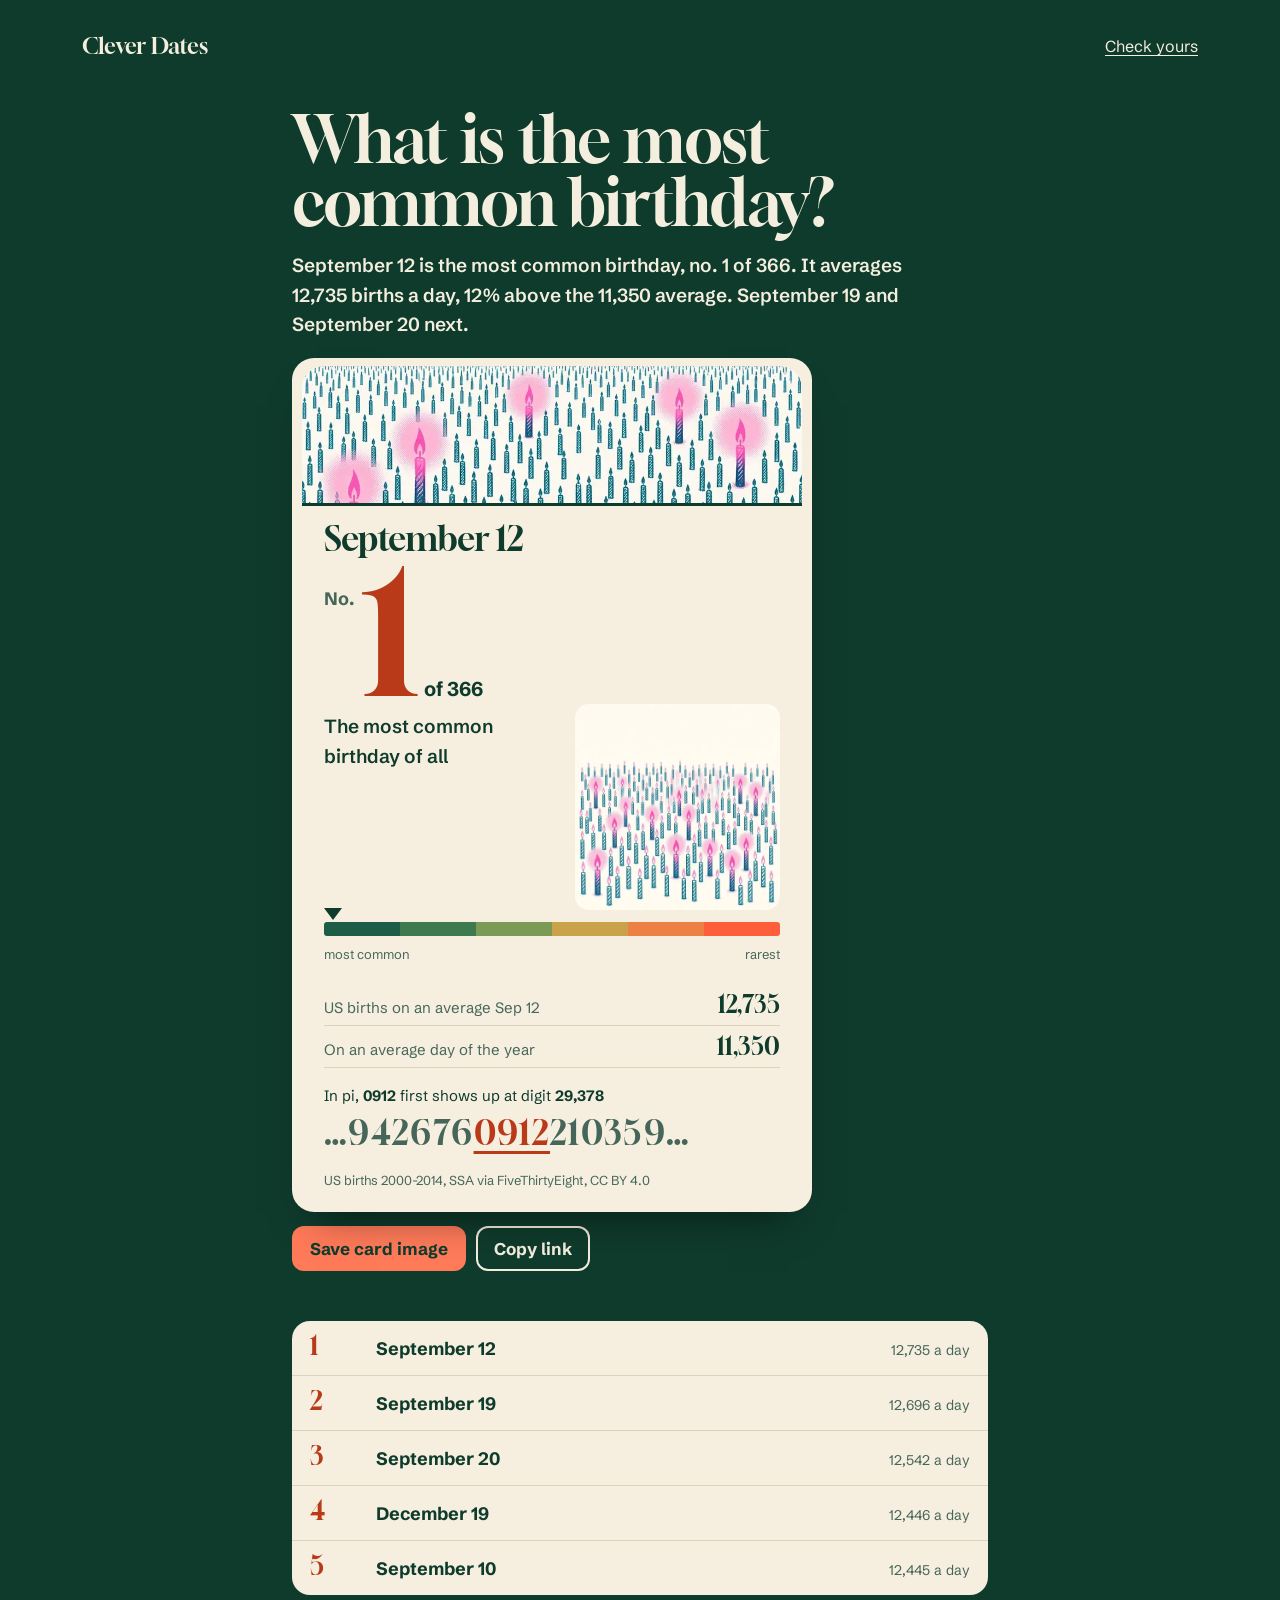
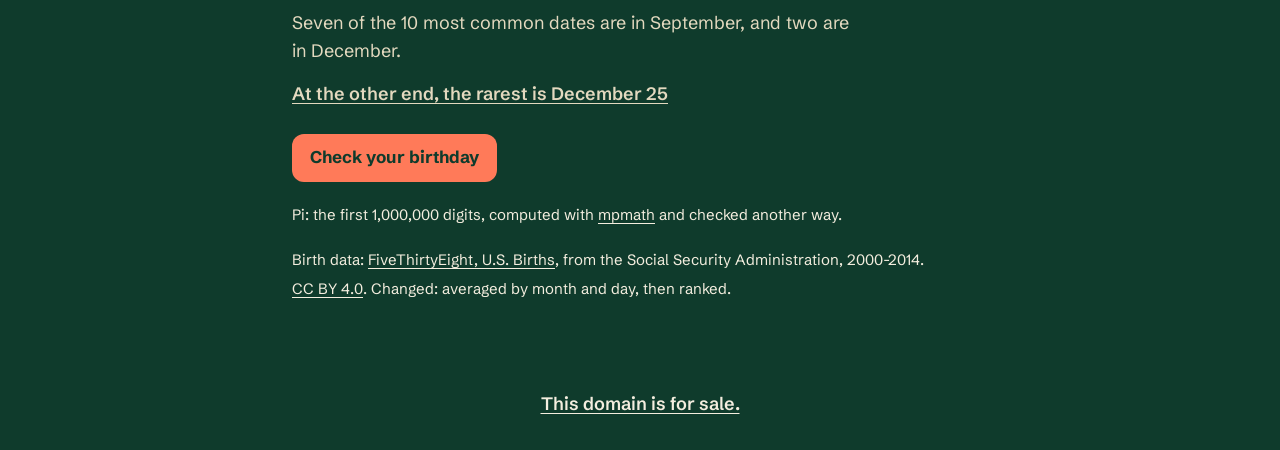
<file: docs/most-common-birthday/index.html>
<!doctype html>
<html lang="en">
<head>
<meta charset="utf-8">
<meta name="viewport" content="width=device-width, initial-scale=1">
<link rel="canonical" href="https://cleverdates.com/most-common-birthday/">
<meta property="og:url" content="https://cleverdates.com/most-common-birthday/">
<title>What is the most common birthday? | Clever Dates</title>
<meta name="description" content="September 12 is the most common birthday in the US: no. 1 of 366, with 12,735 births on an average day.">
<meta property="og:title" content="What is the most common birthday?">
<meta property="og:description" content="September 12, no. 1 of 366, with 12,735 US births on an average day.">
<meta property="og:image" content="https://cleverdates.com/og.jpg">
<meta property="og:image:width" content="1200">
<meta property="og:image:height" content="630">
<meta property="og:image:alt" content="A slice of birthday cake with one lit candle inside a ring of small unlit candles, risograph style.">
<meta property="og:type" content="website">
<meta name="twitter:card" content="summary_large_image">
<script type="application/ld+json">{"@context":"https://schema.org","@type":"WebPage","name":"What is the most common birthday?","url":"https://cleverdates.com/most-common-birthday/","description":"September 12 is the most common birthday in the US, no. 1 of 366, with 12,735 births on an average day.","isPartOf":{"@type":"WebSite","name":"Clever Dates","url":"https://cleverdates.com/"}}</script>
<link rel="preload" href="../fonts/gloock.woff2" as="font" type="font/woff2" crossorigin>
<link rel="preload" href="../fonts/schibsted.woff2" as="font" type="font/woff2" crossorigin>
<link rel="stylesheet" href="../style.css">
<link rel="icon" href="data:image/svg+xml,%3Csvg xmlns='http://www.w3.org/2000/svg' viewBox='0 0 16 16'%3E%3Crect width='16' height='16' rx='3' fill='%230f3b2c'/%3E%3Crect x='9' y='9' width='5' height='5' fill='%23ff7a59'/%3E%3C/svg%3E">
<script>document.documentElement.className='js'</script>
</head>
<body>
<header class="bar"><a class="mark" href="../">Clever Dates</a><nav aria-label="Page"><a href="../">Check yours</a></nav></header>
<main class="rb mc">
 <h1>What is the most common birthday?</h1>
 <p class="rb-a" id="rb-answer">September 12 is the most common birthday, no. 1 of 366. It averages 12,735 births a day, 12% above the 11,350 average. September 19 and September 20 next.</p>
 <article class="card mc-card" id="card" aria-labelledby="c-date"><img class="c-band" src="../art/result-band-410.webp" srcset="../art/result-band-410.webp 410w, ../art/result-band-819.webp 819w" sizes="(min-width: 900px) 720px, 100vw" width="819" height="230" alt="" decoding="async">
 <p class="c-date" id="c-date">September 12</p>
 <p class="c-rank"><span class="c-hash">No.</span><span id="c-rank">1</span><span class="c-of">of 366</span></p>
 <img class="c-crowd" id="c-crowd" src="../art/crowd-480.webp" srcset="../art/crowd-480.webp 480w, ../art/crowd-1024.webp 1024w" sizes="(min-width: 900px) 240px, 45vw" width="1024" height="1024" alt="A crowd of lit birthday candles packed side by side." decoding="async">
 <p class="c-say" id="c-say">The most common birthday of all</p>
 <div class="c-meter" aria-hidden="true"><span class="c-pin" id="c-pin" style="--at:0.0000"></span></div><div class="c-ends" aria-hidden="true"><span>most common</span><span>rarest</span></div>
 <dl class="c-facts">
  <div><dt>US births on an average Sep 12</dt><dd id="c-avg">12,735</dd></div>
   <div><dt>On an average day of the year</dt><dd>11,350</dd></div>
 </dl>
 <div class="c-pi">
  <p class="c-pi-head">In pi, <b id="c-mmdd">0912</b> first shows up at digit <b id="c-pipos">29,378</b></p>
  <p class="c-digits" aria-hidden="true"><span class="c-dots">…</span><span id="c-pre">942676</span><mark id="c-hit">0912</mark><span id="c-post">210359</span><span class="c-dots">…</span></p>
 </div>
  <p class="c-src">US births 2000-2014, SSA via FiveThirtyEight, CC BY 4.0</p>
 </article>
 <div class="share">
  <button type="button" id="save">Save card image</button>
  <button type="button" id="copy">Copy link</button>
  <p id="share-msg" role="status"></p>
 </div>
 <ol class="rb-list" aria-label="The five most common birthdays"><li class="me"><span class="n">1</span><span class="d">September 12</span><span class="v">12,735 a day</span></li><li><span class="n">2</span><span class="d">September 19</span><span class="v">12,696 a day</span></li><li><span class="n">3</span><span class="d">September 20</span><span class="v">12,542 a day</span></li><li><span class="n">4</span><span class="d">December 19</span><span class="v">12,446 a day</span></li><li><span class="n">5</span><span class="d">September 10</span><span class="v">12,445 a day</span></li></ol>
 <p class="rb-note">Seven of the 10 most common dates are in September, and two are in December.</p>
 <p class="rb-note"><a class="rb-x" href="../rarest-birthday/">At the other end, the rarest is December 25</a></p>
 <p><a class="rb-go" href="../">Check your birthday</a></p>
 <p class="attr">Pi: the first 1,000,000 digits, computed with <a href="https://mpmath.org/" rel="noopener">mpmath</a> and checked another way.</p>
 <p class="attr">Birth data: <a href="https://github.com/fivethirtyeight/data/tree/master/births" rel="noopener">FiveThirtyEight, U.S. Births</a>, from the Social Security Administration, 2000-2014. <a href="https://creativecommons.org/licenses/by/4.0/" rel="noopener">CC BY 4.0</a>. Changed: averaged by month and day, then ranked.</p>
</main>
<footer class="foot"><p><a href="https://www.afternic.com/domain/cleverdates.com" rel="noopener">This domain is for sale.</a></p></footer>
<script type="application/json" id="dates">{"meta":{"years":"2000-2014","days":5479,"avgDay":11350,"births":62187024,"piDigits":1000000},"dates":[{"m":9,"d":12,"avg":12735,"years":15,"rank":1,"pi":29378,"pre":"942676","post":"210359"}]}</script>
<script src="../mc.js" defer></script>
<script defer src="https://static.cloudflareinsights.com/beacon.min.js" data-cf-beacon='{"token": "f788a69f59cc40698cc64976c49668ac"}'></script>
</body>
</html>
</file>
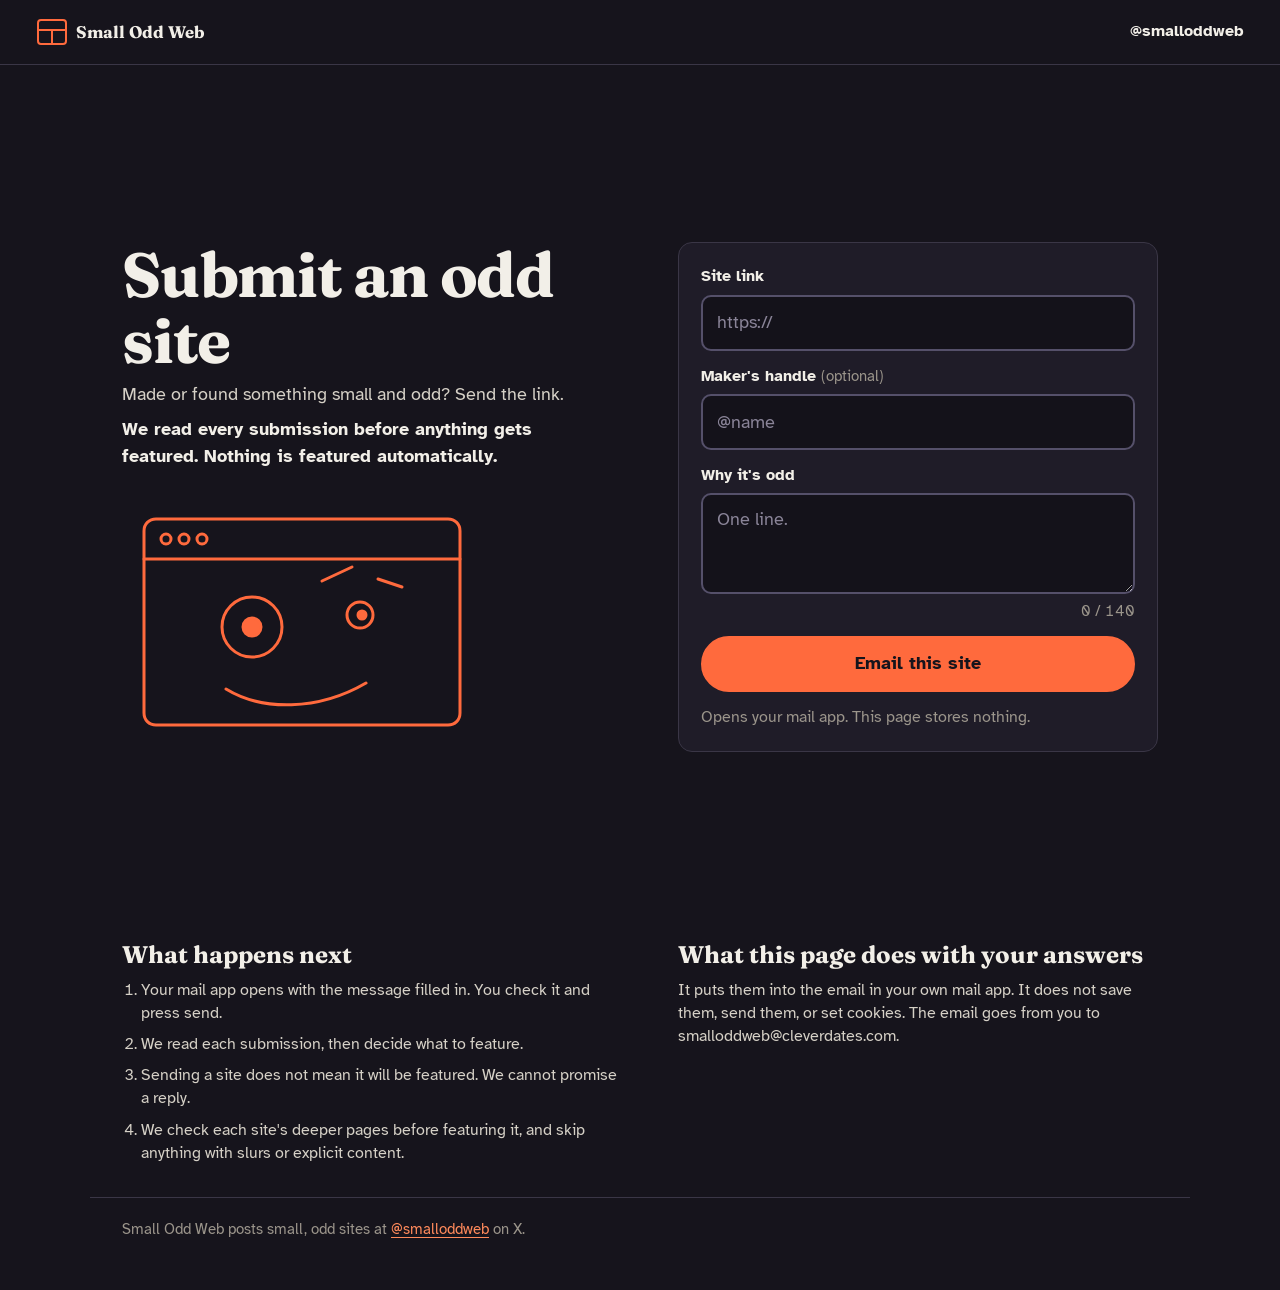
<file: docs/odd-preview/index.html>
<!doctype html>
<html lang="en">
<head>
<meta charset="utf-8">
<meta name="viewport" content="width=device-width, initial-scale=1">
<meta name="robots" content="noindex, nofollow">
<meta http-equiv="Content-Security-Policy" content="default-src 'self'; img-src 'self' data:; style-src 'self'; script-src 'self'; font-src 'self'; connect-src 'none'; form-action 'none'; base-uri 'none'">
<meta name="theme-color" content="#16141c">
<title>Submit an odd site | Small Odd Web</title>
<meta name="description" content="Send Small Odd Web a small, odd website. It opens an email you send yourself.">
<link rel="canonical" href="https://cleverdates.com/odd-preview/">
<link rel="icon" href="data:image/svg+xml,%3Csvg xmlns='http://www.w3.org/2000/svg' viewBox='0 0 32 32'%3E%3Crect width='32' height='32' rx='6' fill='%2316141c'/%3E%3Crect x='4' y='6' width='24' height='20' rx='2' fill='none' stroke='%23ff6a3d' stroke-width='2'/%3E%3Cpath d='M4 15h24M16 15v11' fill='none' stroke='%23ff6a3d' stroke-width='2'/%3E%3C/svg%3E">
<link rel="preload" href="fonts/fraunces-700.woff2" as="font" type="font/woff2" crossorigin>
<link rel="preload" href="fonts/atkinson-400.woff2" as="font" type="font/woff2" crossorigin>
<link rel="preload" href="fonts/atkinson-700.woff2" as="font" type="font/woff2" crossorigin>
<link rel="stylesheet" href="odd.css">
</head>
<body>
<header class="top">
 <a class="brand" href="https://x.com/smalloddweb" rel="noopener"><svg class="mark" viewBox="0 0 32 32" aria-hidden="true"><rect x="2" y="4" width="28" height="24" rx="3" fill="none" stroke="currentColor" stroke-width="2"/><path d="M2 14h28M16 14v14" fill="none" stroke="currentColor" stroke-width="2"/></svg>Small Odd Web</a>
 <a class="toplink" href="https://x.com/smalloddweb" rel="noopener">@smalloddweb</a>
</header>
<main>
<div class="wrap">
 <div class="intro">
  <h1>Submit an odd site</h1>
  <p class="lede">Made or found something small and odd? Send the link.</p>
  <p class="review">We read every submission before anything gets featured. Nothing is featured automatically.</p>
  <svg class="art" viewBox="0 0 360 250" role="img" aria-label="A drawing of a lopsided browser window with one wide eye and one small eye." focusable="false"><g fill="none" stroke="currentColor" stroke-width="3" stroke-linecap="round" stroke-linejoin="round"><path d="M22 34c0-7 5-12 12-12h292c7 0 12 5 12 12v182c0 7-5 12-12 12H34c-7 0-12-5-12-12z"/><path d="M22 62h316"/><circle cx="44" cy="42" r="5"/><circle cx="62" cy="42" r="5"/><circle cx="80" cy="42" r="5"/><circle cx="130" cy="130" r="30"/><circle cx="130" cy="130" r="9" fill="currentColor"/><circle cx="238" cy="118" r="13"/><circle cx="240" cy="118" r="4" fill="currentColor"/><path d="M104 192c36 22 92 22 140-6"/><path d="M200 84l30-14M256 82l24 8"/></g></svg>
 </div>
 <div class="card">
  <form id="odd-form" novalidate>
   <div class="field">
    <label for="f-url">Site link</label>
    <input id="f-url" type="text" inputmode="url" autocomplete="off" autocapitalize="off" spellcheck="false" maxlength="300" placeholder="https://" aria-describedby="e-url" required>
    <p class="err" id="e-url" role="alert"></p>
   </div>
   <div class="field">
    <label for="f-handle">Maker's handle <small>(optional)</small></label>
    <input id="f-handle" type="text" autocomplete="off" autocapitalize="off" spellcheck="false" maxlength="60" placeholder="@name" aria-describedby="e-handle">
    <p class="err" id="e-handle" role="alert"></p>
   </div>
   <div class="field">
    <label for="f-why">Why it's odd</label>
    <textarea id="f-why" rows="3" maxlength="140" enterkeyhint="done" autocomplete="off" placeholder="One line." aria-describedby="e-why why-count" required></textarea>
    <div class="row"><p class="err" id="e-why" role="alert"></p><span class="count" id="why-count">0 / 140</span></div>
   </div>
   <button class="go" type="submit">Email this site</button>
   <p class="fine">Opens your mail app. This page stores nothing.</p>
  </form>
  <noscript><p class="fine">This form needs JavaScript. You can also email smalloddweb@cleverdates.com with the link, the maker's handle if you know it, and one line on why the site is odd.</p></noscript>
  <section class="fallback" id="fallback" aria-labelledby="fb-h" hidden>
   <h2 id="fb-h">No mail app opened?</h2>
   <p>Email this to the address below by hand, or copy it.</p>
   <dl>
    <div><dt>To</dt><dd id="fb-to"></dd></div>
    <div><dt>Subject</dt><dd id="fb-subject"></dd></div>
   </dl>
   <label class="lab" for="fb-body">Message</label>
   <textarea id="fb-body" rows="6" readonly></textarea>
   <div class="btns"><button class="btn primary" type="button" id="copy">Copy message</button><a class="btn" id="open-mail" href="mailto:smalloddweb@cleverdates.com">Open mail app again</a></div>
   <p class="status" id="copy-status" role="status" aria-live="polite"></p>
  </section>
 </div>
</div>
<div class="more">
 <section aria-labelledby="next-h">
  <h2 id="next-h">What happens next</h2>
  <ol>
   <li>Your mail app opens with the message filled in. You check it and press send.</li>
   <li>We read each submission, then decide what to feature.</li>
   <li>Sending a site does not mean it will be featured. We cannot promise a reply.</li>
   <li>We check each site's deeper pages before featuring it, and skip anything with slurs or explicit content.</li>
  </ol>
 </section>
 <section aria-labelledby="pr-h">
  <h2 id="pr-h">What this page does with your answers</h2>
  <p>It puts them into the email in your own mail app. It does not save them, send them, or set cookies. The email goes from you to smalloddweb@cleverdates.com.</p>
 </section>
</div>
</main>
<footer class="foot">
 <p>Small Odd Web posts small, odd sites at <a href="https://x.com/smalloddweb" rel="noopener">@smalloddweb</a> on X.</p>
</footer>
<script src="odd.js" defer></script>
</body>
</html>
</file>
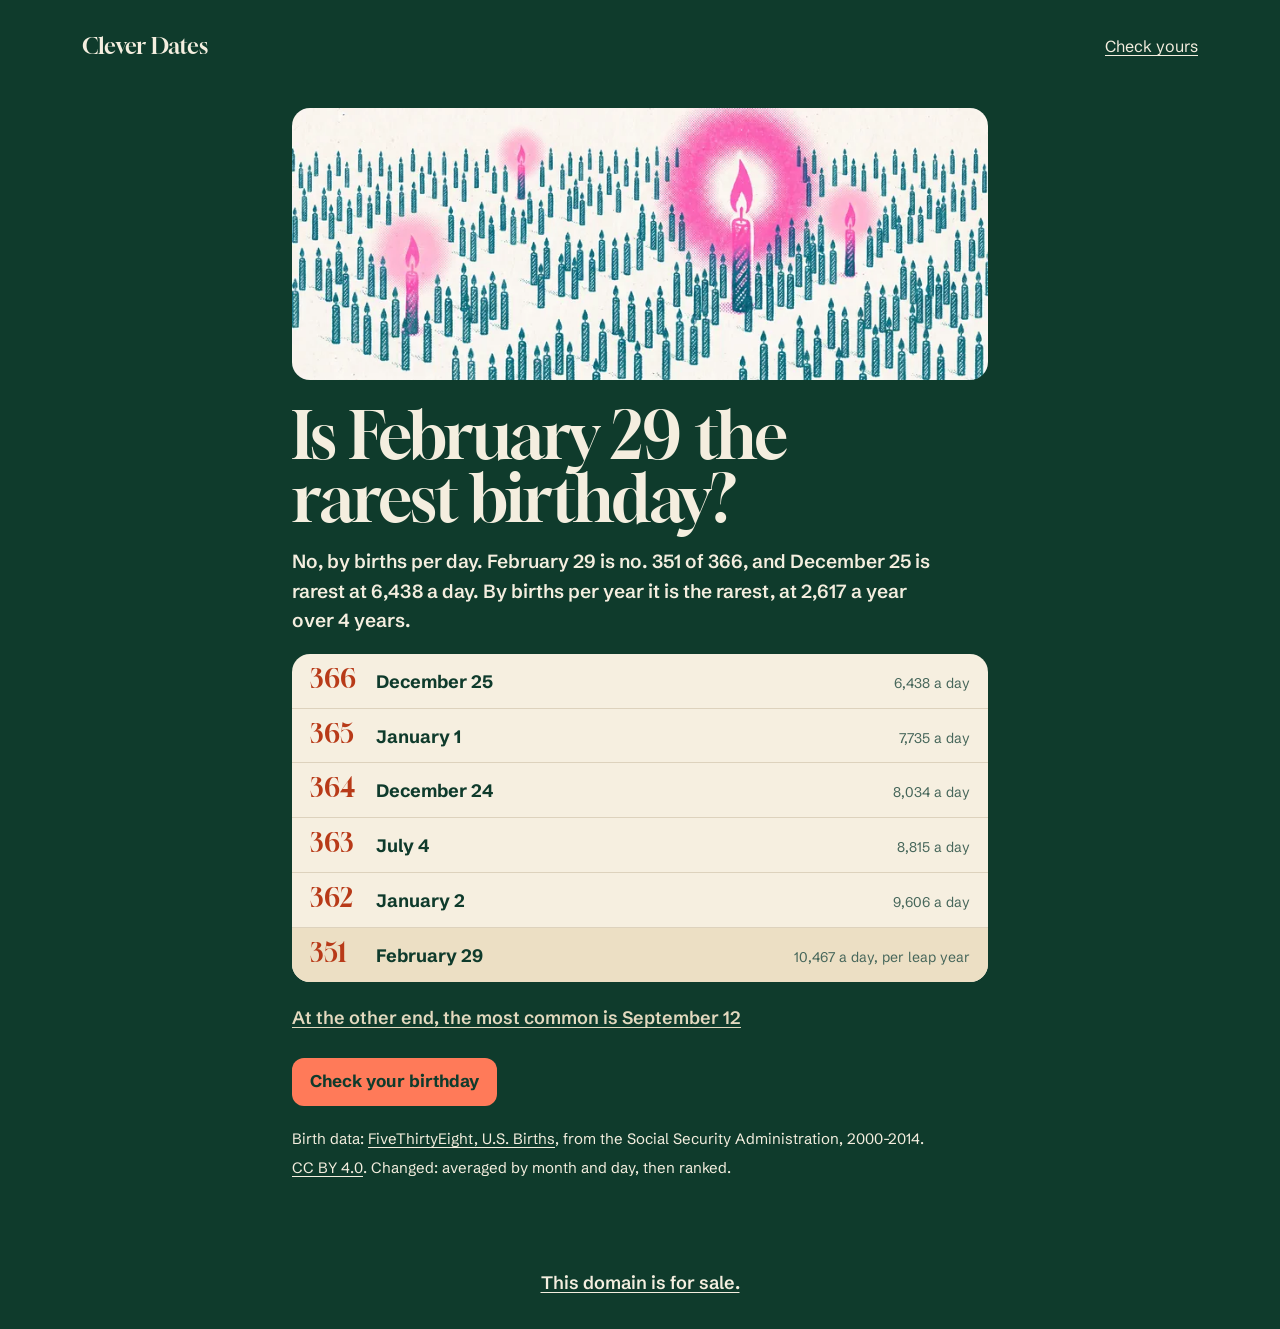
<file: docs/rarest-birthday/index.html>
<!doctype html>
<html lang="en">
<head>
<meta charset="utf-8">
<meta name="viewport" content="width=device-width, initial-scale=1">
<link rel="canonical" href="https://cleverdates.com/rarest-birthday/">
<meta property="og:url" content="https://cleverdates.com/rarest-birthday/">
<title>Is February 29 the rarest birthday? | Clever Dates</title>
<meta name="description" content="No, by births per day. February 29 is no. 351 of 366 for US births. By births per year it is the rarest, at 2,617.">
<meta property="og:title" content="Is February 29 the rarest birthday?">
<meta property="og:description" content="No, by births per day, where December 25 is rarest. By births per year, February 29 is.">
<meta property="og:image" content="https://cleverdates.com/og.jpg">
<meta property="og:image:width" content="1200">
<meta property="og:image:height" content="630">
<meta property="og:image:alt" content="A slice of birthday cake with one lit candle inside a ring of small unlit candles, risograph style.">
<meta property="og:type" content="website">
<meta name="twitter:card" content="summary_large_image">
<script type="application/ld+json">{"@context":"https://schema.org","@type":"WebPage","name":"Is February 29 the rarest birthday?","url":"https://cleverdates.com/rarest-birthday/","description":"No, by births per day. February 29 is no. 351 of 366 for US births. By births per year it is the rarest, at 2,617.","isPartOf":{"@type":"WebSite","name":"Clever Dates","url":"https://cleverdates.com/"}}</script>
<link rel="preload" href="../fonts/gloock.woff2" as="font" type="font/woff2" crossorigin>
<link rel="preload" href="../fonts/schibsted.woff2" as="font" type="font/woff2" crossorigin>
<link rel="stylesheet" href="../style.css">
<link rel="icon" href="data:image/svg+xml,%3Csvg xmlns='http://www.w3.org/2000/svg' viewBox='0 0 16 16'%3E%3Crect width='16' height='16' rx='3' fill='%230f3b2c'/%3E%3Crect x='9' y='9' width='5' height='5' fill='%23ff7a59'/%3E%3C/svg%3E">
</head>
<body>
<header class="bar"><a class="mark" href="../">Clever Dates</a><nav aria-label="Page"><a href="../">Check yours</a></nav></header>
<main class="rb">
 <figure class="hero-art"><img src="../art/candles-800.webp" srcset="../art/candles-800.webp 800w, ../art/candles-1400.webp 1400w" sizes="(min-width: 900px) 600px, 100vw" width="1400" height="547" fetchpriority="high" alt="Risograph print: a field of tiny unlit teal birthday candles with four glowing pink lit ones, one much brighter than the rest."></figure>
 <h1>Is February 29 the rarest birthday?</h1>
 <p class="rb-a" id="rb-answer">No, by births per day. February 29 is no. 351 of 366, and December 25 is rarest at 6,438 a day. By births per year it is the rarest, at 2,617 a year over 4 years.</p>
 <ol class="rb-list" aria-label="The five rarest birthdays, and February 29"><li><span class="n">366</span><span class="d">December 25</span><span class="v">6,438 a day</span></li><li><span class="n">365</span><span class="d">January 1</span><span class="v">7,735 a day</span></li><li><span class="n">364</span><span class="d">December 24</span><span class="v">8,034 a day</span></li><li><span class="n">363</span><span class="d">July 4</span><span class="v">8,815 a day</span></li><li><span class="n">362</span><span class="d">January 2</span><span class="v">9,606 a day</span></li><li class="me"><span class="n">351</span><span class="d">February 29</span><span class="v">10,467 a day, per leap year</span></li></ol>
 <p class="rb-note"><a class="rb-x" href="../most-common-birthday/">At the other end, the most common is September 12</a></p>
 <p><a class="rb-go" href="../">Check your birthday</a></p>
 <p class="attr">Birth data: <a href="https://github.com/fivethirtyeight/data/tree/master/births" rel="noopener">FiveThirtyEight, U.S. Births</a>, from the Social Security Administration, 2000-2014. <a href="https://creativecommons.org/licenses/by/4.0/" rel="noopener">CC BY 4.0</a>. Changed: averaged by month and day, then ranked.</p>
</main>
<footer class="foot"><p><a href="https://www.afternic.com/domain/cleverdates.com" rel="noopener">This domain is for sale.</a></p></footer>
<script defer src="https://static.cloudflareinsights.com/beacon.min.js" data-cf-beacon='{"token": "f788a69f59cc40698cc64976c49668ac"}'></script>
</body>
</html>
</file>
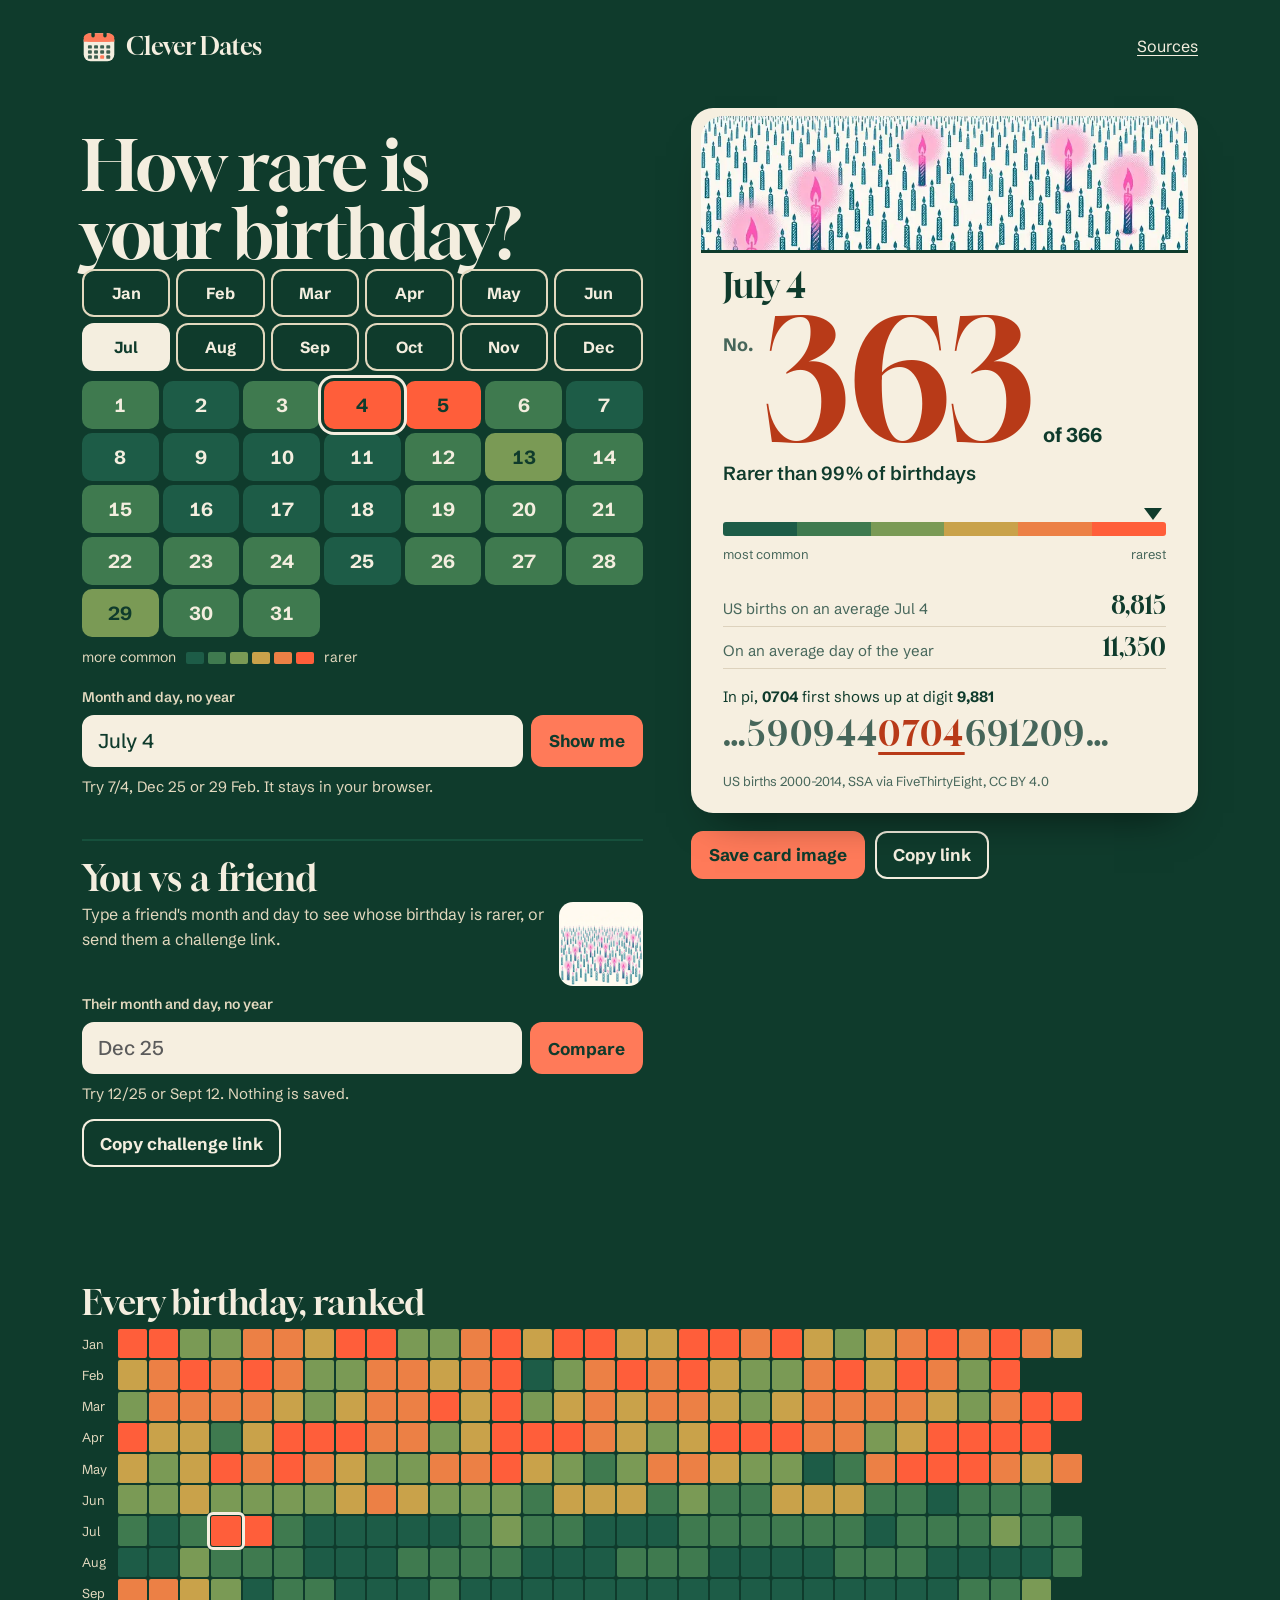
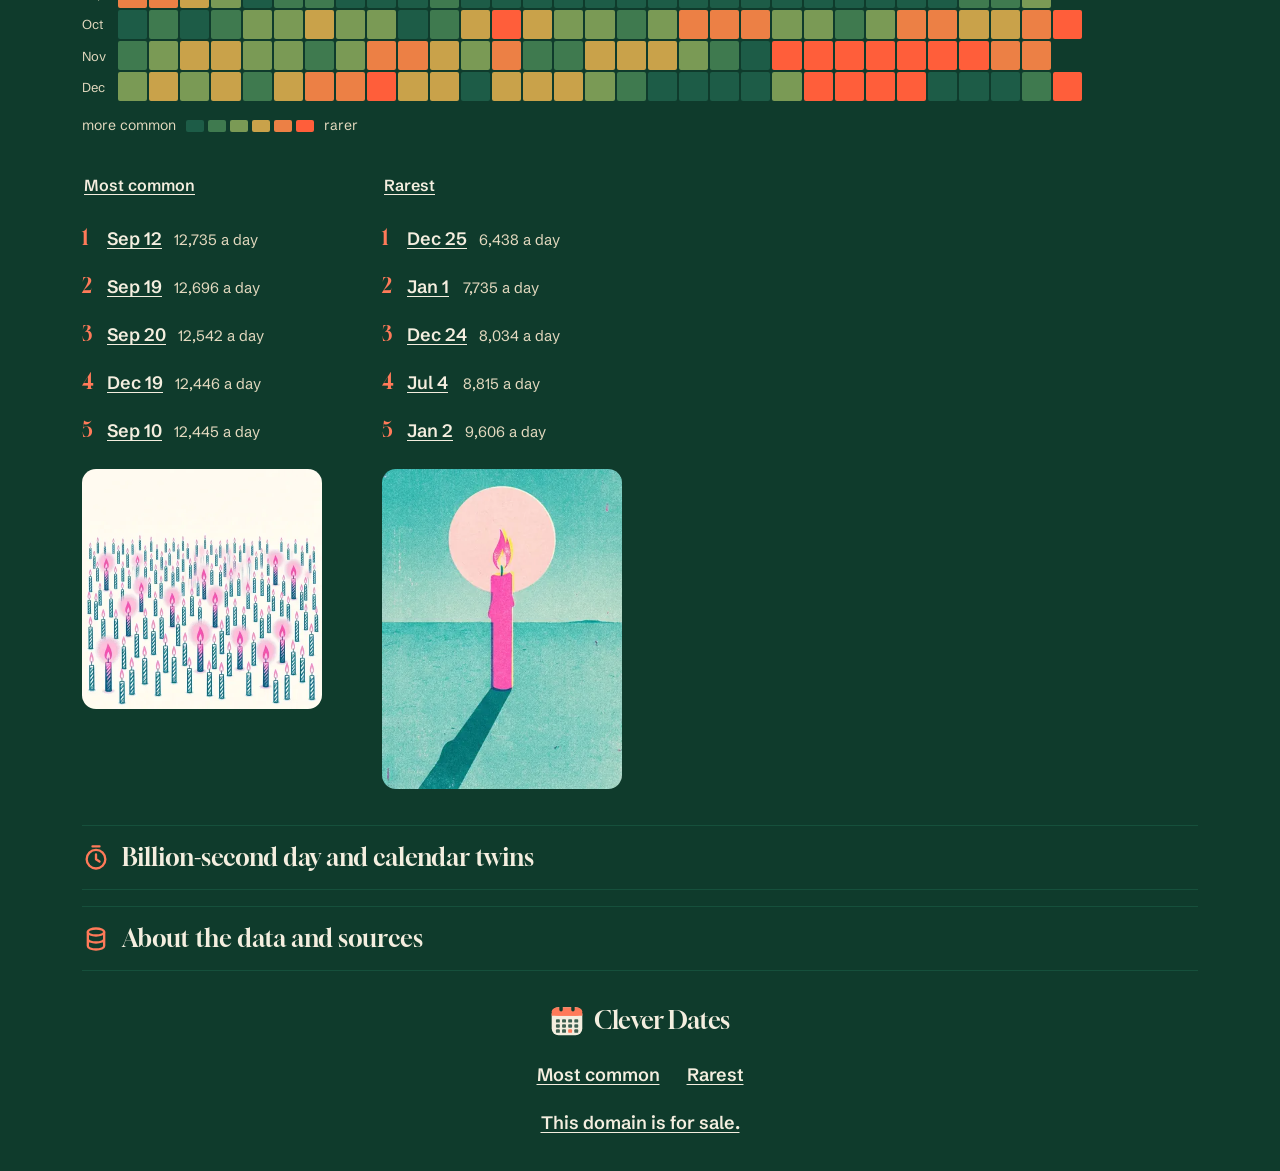
<file: docs/scan-preview/index.html>
<!doctype html>
<html lang="en">
<head>
<meta charset="utf-8">
<meta name="viewport" content="width=device-width, initial-scale=1">
<meta name="robots" content="noindex">
<link rel="canonical" href="https://cleverdates.com/">
<title>Moved: Clever Dates</title>
<script>location.replace('../' + location.search + location.hash)</script>
<meta http-equiv="refresh" content="0; url=../">
</head>
<body>
<p>This page moved to <a href="../">cleverdates.com</a>.</p>
</body>
</html>
</file>
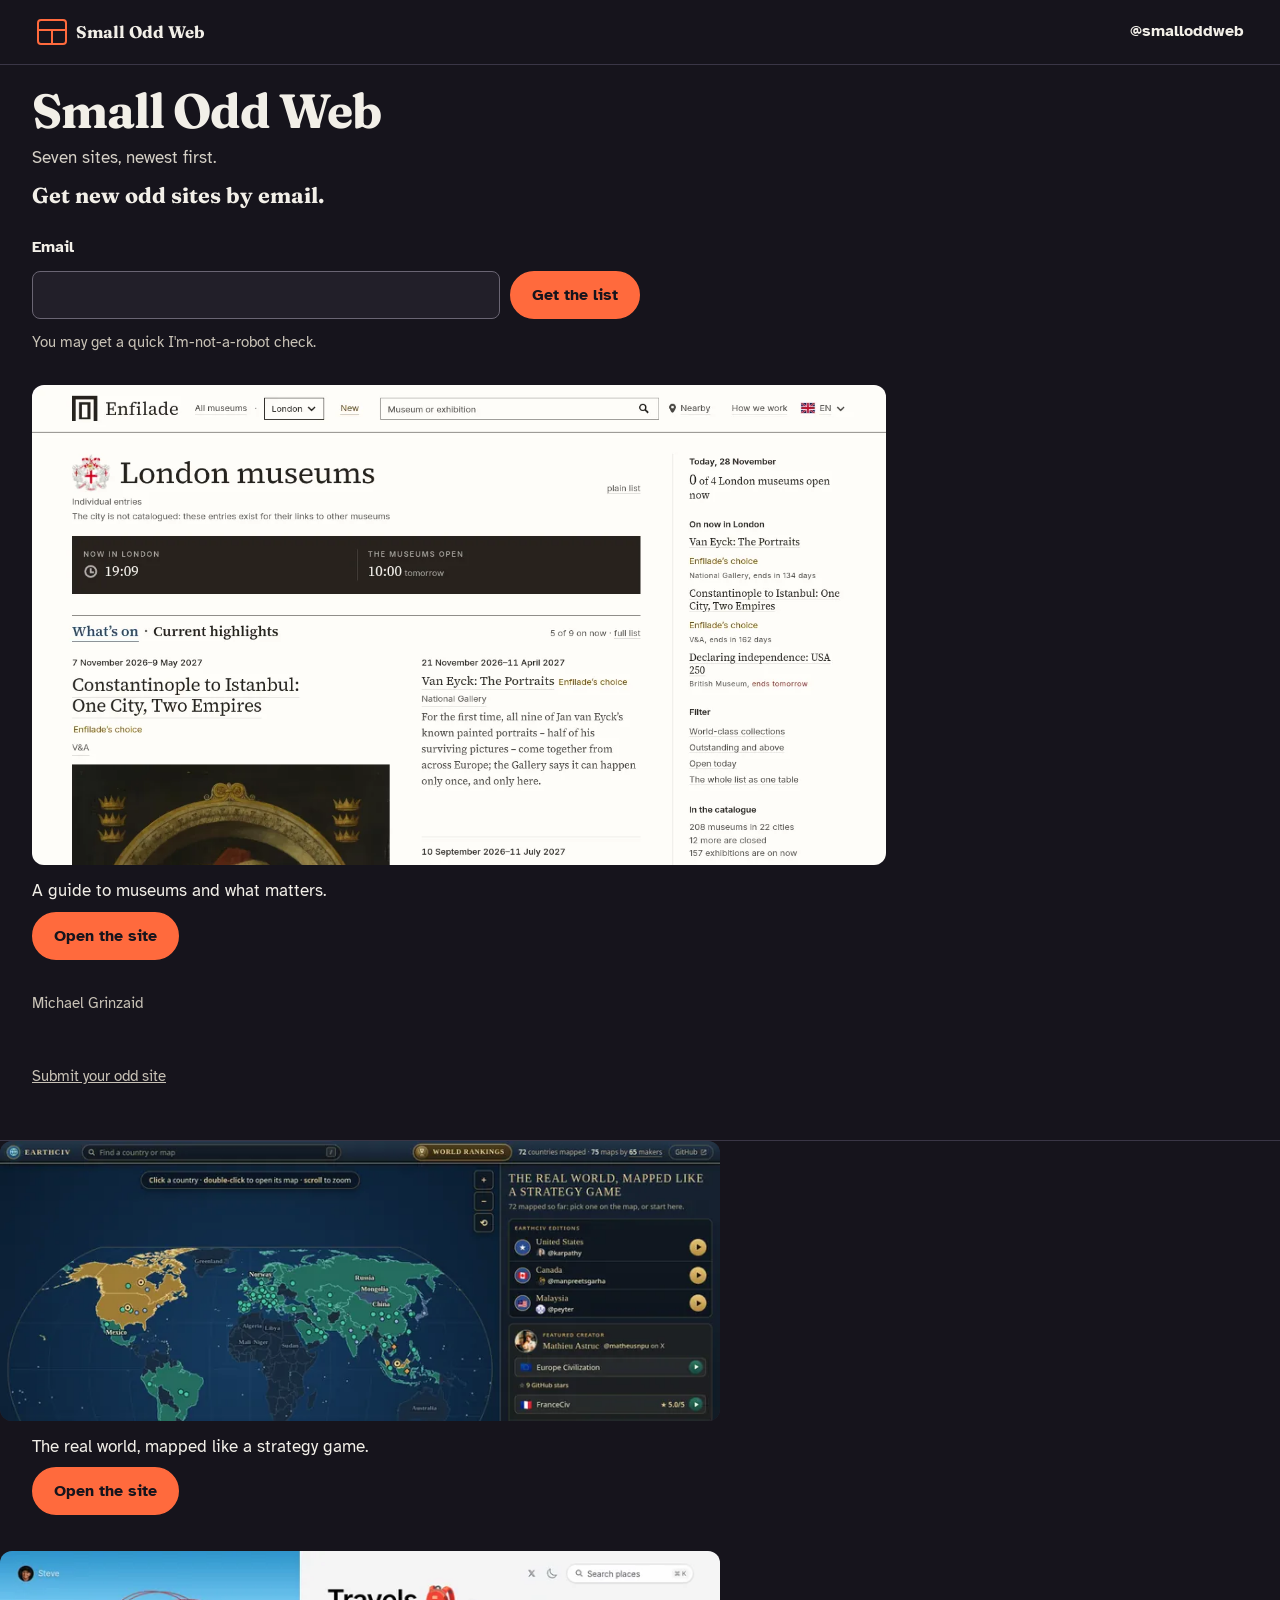
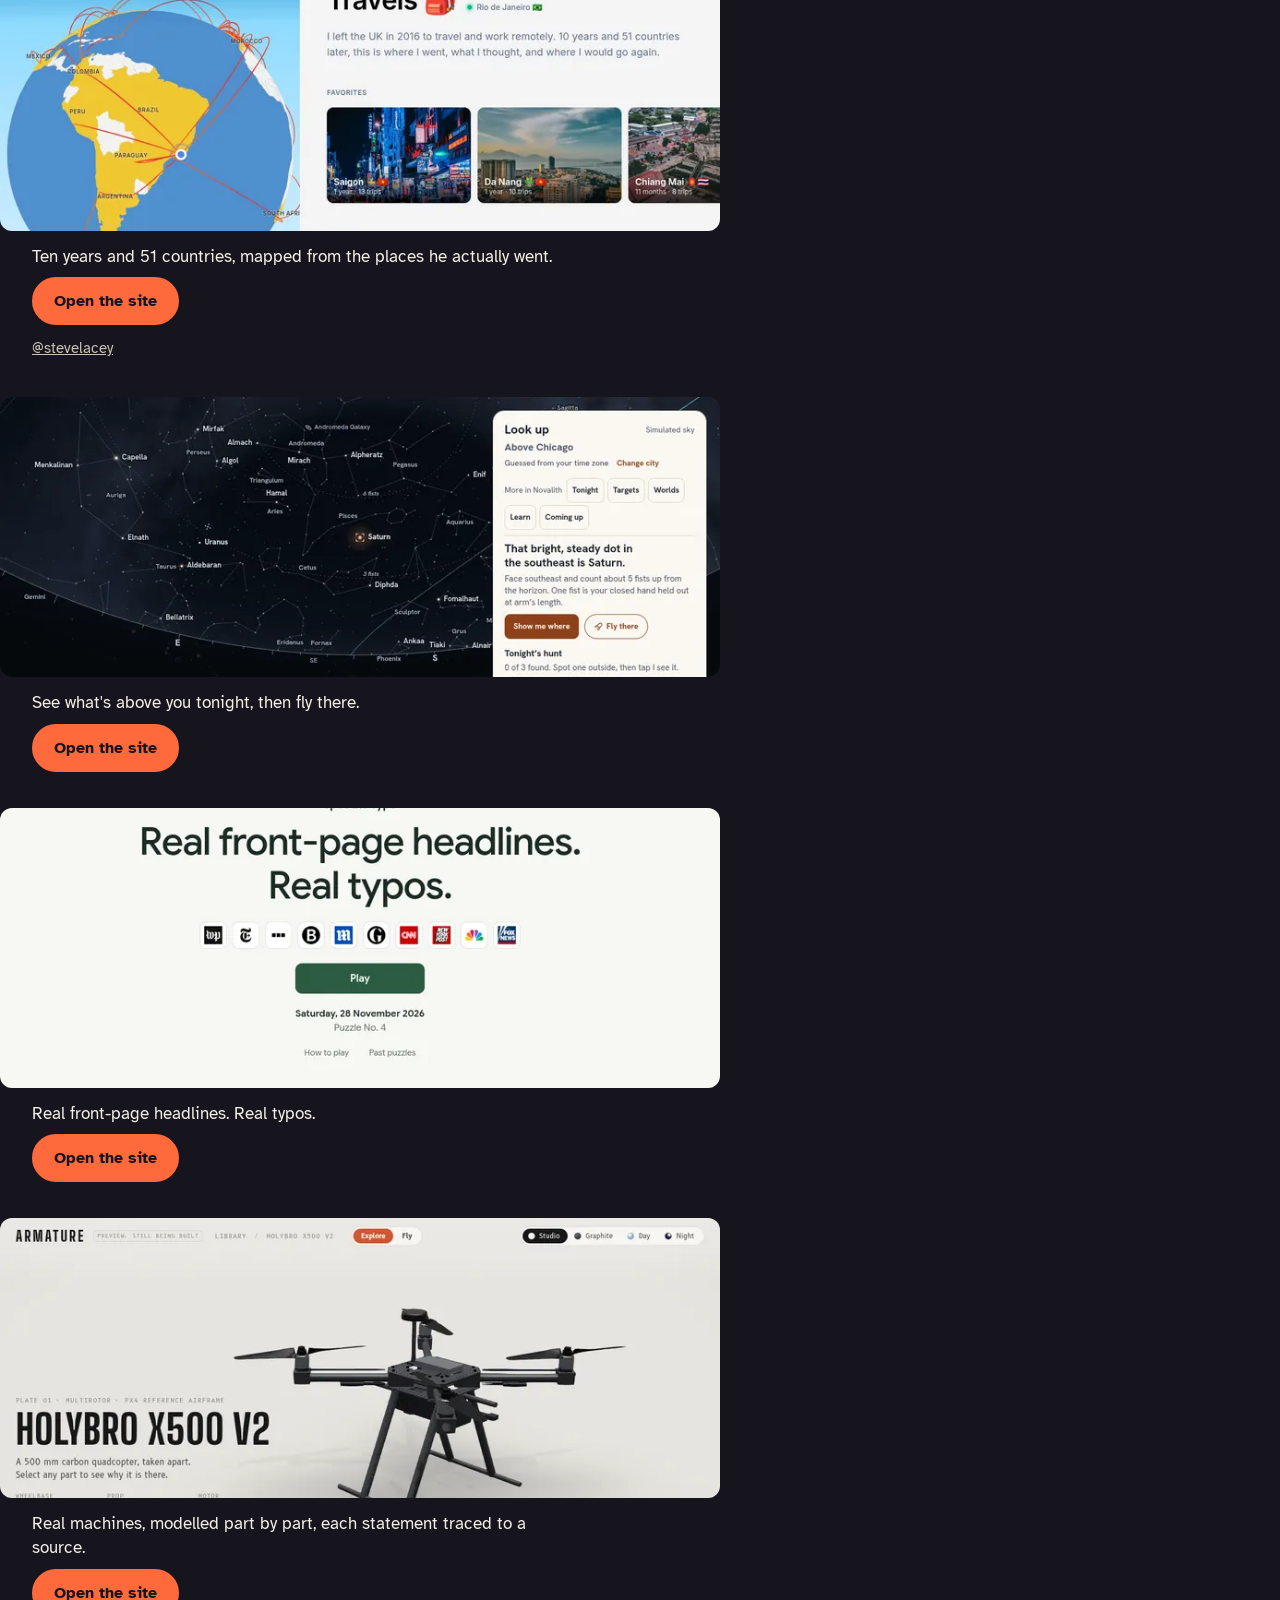
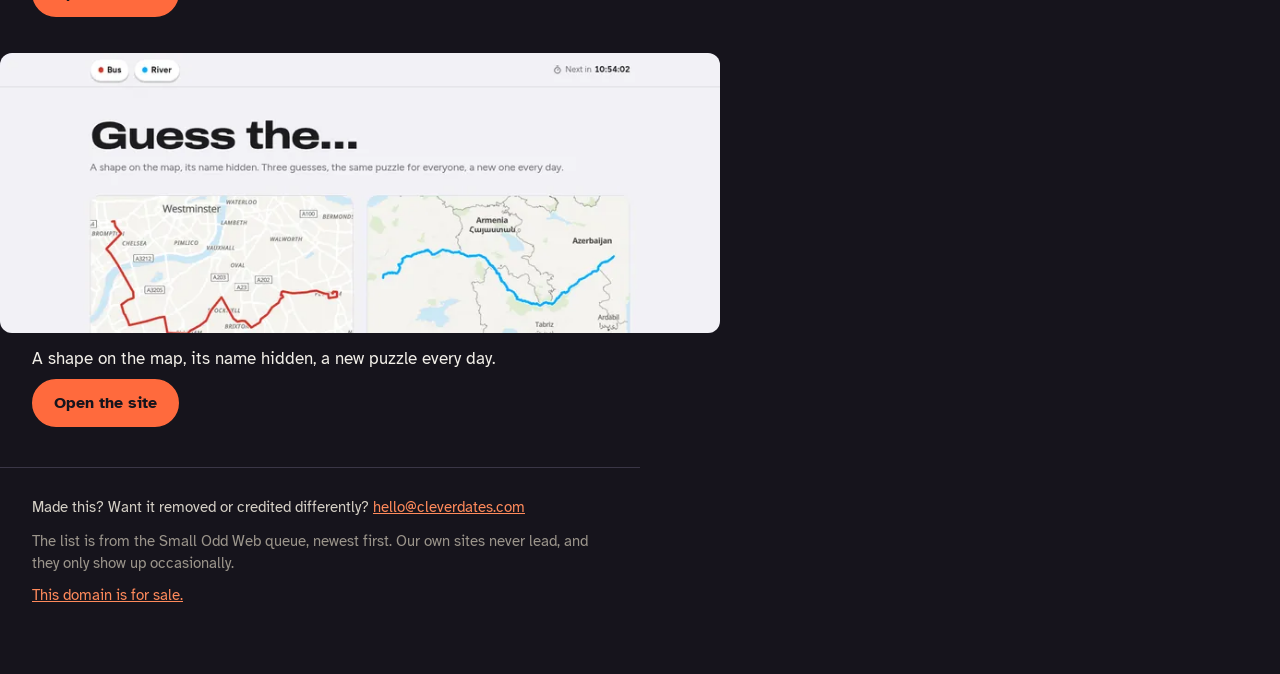
<file: docs/small-odd-web/index.html>
<!DOCTYPE html>
<html lang="en">
<head>
  <meta charset="utf-8">
  <meta name="viewport" content="width=device-width, initial-scale=1">
  <meta name="robots" content="noindex, nofollow">
  <title>Small Odd Web</title>
  <meta name="description" content="Seven sites, newest first.">
  <link rel="canonical" href="https://cleverdates.com/small-odd-web/">
  <link rel="icon" href="favicon.svg" type="image/svg+xml">
  <link rel="preload" href="fonts/fraunces-700.woff2" as="font" type="font/woff2" crossorigin>
  <link rel="preload" href="fonts/atkinson-400.woff2" as="font" type="font/woff2" crossorigin>
  <link rel="preload" href="fonts/atkinson-700.woff2" as="font" type="font/woff2" crossorigin>
  <link rel="stylesheet" href="css/site.css">
  <meta property="og:title" content="Small Odd Web">
  <meta property="og:description" content="Seven sites, newest first.">
  <meta property="og:url" content="https://cleverdates.com/small-odd-web/">
  <meta property="og:image" content="https://cleverdates.com/small-odd-web/img/og.jpg">
  <meta property="og:image:width" content="1200">
  <meta property="og:image:height" content="630">
  <meta property="og:type" content="website">
  <meta name="twitter:card" content="summary_large_image">
  <meta name="twitter:title" content="Small Odd Web">
  <meta name="twitter:description" content="Seven sites, newest first.">
  <meta name="twitter:image" content="https://cleverdates.com/small-odd-web/img/og.jpg">
</head>
<body>
  <a class="skip" href="#lead">Skip to the list</a>
  <header class="top">
    <a class="brand" href="./">
      <svg class="mark" viewBox="0 0 32 32" width="32" height="32" aria-hidden="true">
        <rect x="2" y="4" width="28" height="24" rx="3" fill="none" stroke="currentColor" stroke-width="2"/>
        <path d="M2 14h28M16 14v14" fill="none" stroke="currentColor" stroke-width="2"/>
      </svg>
      Small Odd Web
    </a>
    <a class="toplink" href="https://x.com/smalloddweb">@smalloddweb</a>
  </header>

  <main>
    <header class="intro">
      <h1>Small Odd Web</h1>
      <p class="lede">Seven sites, newest first.</p>
    </header>

    <section class="signup" id="signup" aria-labelledby="signup-title">
      <h2 id="signup-title">Get new odd sites by email.</h2>
      <form id="signup-form" action="https://app.kit.com/forms/10255637/subscriptions" method="post">
        <label for="signup-email">Email</label>
        <div class="signup-row">
          <input id="signup-email" name="email_address" type="email" autocomplete="email" required>
          <input type="hidden" id="signup-referrer" name="referrer" value="">
          <button class="go" id="signup-submit" type="submit">Get the list</button>
        </div>
        <p class="fine">You may get a quick I'm-not-a-robot check.</p>
      </form>
      <p id="signup-thanks" class="thanks" hidden>Check your email to confirm.</p>
      <p id="signup-error" class="signup-error" hidden></p>
      <p id="signup-note" class="signup-note" hidden>Sign-up isn't collecting addresses right now.</p>
      <iframe name="signup-sink" title="Sign-up response" hidden></iframe>
    </section>

    <article class="lead" id="lead">
      <a class="hero" href="https://enfilade.guide/en">
        <picture>
          <source media="(min-width: 900px)" srcset="img/enfilade-780.webp 780w, img/enfilade.webp 1280w" sizes="100vw">
          <img class="hero-shot" src="img/enfilade-phone.webp" width="780" height="1040" alt="The Enfilade London museums page on a phone, with today's open hours and a What's on list of current exhibitions." fetchpriority="high" decoding="async">
        </picture>
      </a>
      <div class="card-body">
        <p class="hook">A guide to museums and what matters.</p>
        <a class="go" href="https://enfilade.guide/en">Open the site</a>
        <div class="below">
          <p class="credit">Michael Grinzaid</p>
        </div>
      </div>
    </article>

    <a class="submit-site" href="https://cleverdates.com/odd-preview/">Submit your odd site</a>

    <ul class="list">
      <li>
        <article class="card">
          <a class="thumb" href="https://earthciv.org/">
            <img src="img/earthciv-780.webp" srcset="img/earthciv-780.webp 780w, img/earthciv.webp 1280w" sizes="(min-width: 900px) 720px, 100vw" width="1280" height="720" alt="EarthCiv's world map, with countries colored like a strategy game and a list of community maps." loading="lazy" decoding="async">
          </a>
          <div class="card-body">
            <p class="hook">The real world, mapped like a strategy game.</p>
            <a class="go" href="https://earthciv.org/">Open the site</a>
          </div>
        </article>
      </li>
      <li>
        <article class="card">
          <a class="thumb" href="https://steve.ly/travels">
            <img src="img/steve-ly-780.webp" srcset="img/steve-ly-780.webp 780w, img/steve-ly.webp 1280w" sizes="(min-width: 900px) 720px, 100vw" width="1280" height="720" alt="A globe of Steve Lacey's travels, centered on South America, beside a Travels page with city photos and trip counts." loading="lazy" decoding="async">
          </a>
          <div class="card-body">
            <p class="hook">Ten years and 51 countries, mapped from the places he actually went.</p>
            <a class="go" href="https://steve.ly/travels">Open the site</a>
            <p class="credit"><a href="https://x.com/stevelacey">@stevelacey</a></p>
          </div>
        </article>
      </li>
      <li>
        <article class="card">
          <a class="thumb" href="https://novalith.app/app/">
            <img src="img/novalith-780.webp" srcset="img/novalith-780.webp 780w, img/novalith.webp 1280w" sizes="(min-width: 900px) 720px, 100vw" width="1280" height="720" alt="Novalith's night sky, with Saturn marked, and a panel that names what's above Chicago tonight." loading="lazy" decoding="async">
          </a>
          <div class="card-body">
            <p class="hook">See what's above you tonight, then fly there.</p>
            <a class="go" href="https://novalith.app/app/">Open the site</a>
          </div>
        </article>
      </li>
      <li>
        <article class="card">
          <a class="thumb" href="https://headlineredline.com/spot-the-typo/">
            <img class="thumb-mid" src="img/spot-the-typo-780.webp" srcset="img/spot-the-typo-780.webp 780w, img/spot-the-typo.webp 1280w" sizes="(min-width: 900px) 720px, 100vw" width="1280" height="720" alt="The Spot the Typo start screen, with the line Real front-page headlines. Real typos. and a Play button." loading="lazy" decoding="async">
          </a>
          <div class="card-body">
            <p class="hook">Real front-page headlines. Real typos.</p>
            <a class="go" href="https://headlineredline.com/spot-the-typo/">Open the site</a>
          </div>
        </article>
      </li>
      <li>
        <article class="card">
          <a class="thumb" href="https://armature-machines.vercel.app/x500/">
            <img src="img/armature-780.webp" srcset="img/armature-780.webp 780w, img/armature.webp 1280w" sizes="(min-width: 900px) 720px, 100vw" width="1280" height="720" alt="A 3D model of a Holybro X500 V2 quadcopter on Armature, with part measurements and an explode slider." loading="lazy" decoding="async">
          </a>
          <div class="card-body">
            <p class="hook">Real machines, modelled part by part, each statement traced to a source.</p>
            <a class="go" href="https://armature-machines.vercel.app/x500/">Open the site</a>
          </div>
        </article>
      </li>
      <li>
        <article class="card">
          <a class="thumb" href="https://guess.streetchallenge.uk/">
            <img src="img/guess-bus-780.webp" srcset="img/guess-bus-780.webp 780w, img/guess-bus.webp 1280w" sizes="(min-width: 900px) 720px, 100vw" width="1280" height="720" alt="The Guess the Bus and River home page, with a London bus route and a river drawn on maps, their names hidden." loading="lazy" decoding="async">
          </a>
          <div class="card-body">
            <p class="hook">A shape on the map, its name hidden, a new puzzle every day.</p>
            <a class="go" href="https://guess.streetchallenge.uk/">Open the site</a>
          </div>
        </article>
      </li>
    </ul>

  </main>

  <footer class="foot">
    <p class="removal">Made this? Want it removed or credited differently? <a href="mailto:hello@cleverdates.com">hello@cleverdates.com</a></p>
    <p>The list is from the Small Odd Web queue, newest first. Our own sites never lead, and they only show up occasionally.</p>
    <p><a href="https://www.afternic.com/domain/cleverdates.com" rel="noopener">This domain is for sale.</a></p>
  </footer>
  <script src="js/config.js"></script>
  <script src="js/signup.js"></script>
</body>
</html>
</file>
<file: docs/style.css>
@font-face { font-family: "Gloock"; src: url(fonts/gloock.woff2) format("woff2"); font-display: swap; }
@font-face { font-family: "Schibsted"; src: url(fonts/schibsted.woff2) format("woff2"); font-weight: 400 700; font-display: swap; }
@font-face { font-family: "Gloock fallback"; src: local("Georgia"); size-adjust: 104%; ascent-override: 88%; descent-override: 24%; }
@font-face { font-family: "Schibsted fallback"; src: local("Arial"); size-adjust: 100%; ascent-override: 96%; descent-override: 26%; }

:root {
  --green: #0f3b2c;
  --green2: #16503c;
  --cream: #f4eedf;
  --cream2: #e3d9bf;
  --paper: #f6efe0;
  --ink: #0f3b2c;
  --ink2: #46665a;
  --coral: #ff7a59;
  --coral-ink: #b83a18;
  --serif: "Gloock", "Gloock fallback", Georgia, serif;
  --sans: "Schibsted", "Schibsted fallback", system-ui, sans-serif;
}
* { box-sizing: border-box; }
html { -webkit-text-size-adjust: 100%; }
body { margin: 0; background: var(--green); color: var(--cream); font: 400 17px/1.55 var(--sans); }
p, li, dd { text-wrap: pretty; }
a { color: inherit; text-underline-offset: 3px; text-decoration-thickness: 1px; }
a:hover { text-decoration-thickness: 2px; }
:focus-visible { outline: 3px solid var(--coral); outline-offset: 2px; }
.sr { position: absolute; width: 1px; height: 1px; overflow: hidden; clip-path: inset(50%); white-space: nowrap; }

.bar { display: flex; justify-content: space-between; align-items: center; gap: 16px; max-width: 1180px; margin: 0 auto; padding: 14px 20px; }
.mark { font: 400 22px/1 var(--serif); text-decoration: none; padding: 6px 0; }
.bar nav a { font-size: 16px; padding: 10px 0; min-height: 48px; display: inline-flex; align-items: center; }

.hero { max-width: 1180px; margin: 0 auto; padding: 6px 20px 40px; display: grid; grid-template-columns: minmax(0, 1fr); gap: 18px; grid-template-areas: "ask" "card" "share" "vs"; }
.ask { grid-area: ask; display: flex; flex-direction: column; }
.hero-art { margin: 0 -20px 16px; }
.hero-art img { display: block; width: 100%; height: 150px; object-fit: cover; object-position: 60% 45%; }
.rare-art, .crowd-art { margin: 14px 0 0; max-width: 240px; }
.rare-art img, .crowd-art img { display: block; width: 100%; height: auto; border-radius: 14px; }
.c-crowd { display: none; width: min(240px, 45%); height: auto; aspect-ratio: 1; float: right; margin: 0 0 12px 16px; border-radius: 14px; }
.c-crowd:not([hidden]) { display: block; }
h1 { font: 400 clamp(40px, 10.5vw, 96px)/0.98 var(--serif); letter-spacing: -0.015em; margin: 0 0 18px; max-width: 10ch; text-wrap: balance; }
.pick label { display: block; font-weight: 600; font-size: 15px; margin-bottom: 6px; color: var(--cream2); }
.pick-row { display: flex; gap: 8px; }
.pick-row input { flex: 1; min-width: 0; font: 500 20px/1.2 var(--sans); color: var(--ink); background: var(--paper); border: 2px solid var(--paper); border-radius: 12px; padding: 12px 14px; }
.pick-row input[aria-invalid=true] { border-color: var(--coral); box-shadow: 0 0 0 2px var(--coral); }
button { font: 700 17px/1 var(--sans); color: var(--ink); background: var(--coral); border: 0; border-radius: 12px; padding: 14px 18px; cursor: pointer; white-space: nowrap; }
button:hover { background: #ff9274; }
.help { margin: 8px 0 0; font-size: 15px; color: var(--cream2); min-height: 1.55em; }
.help.bad { color: #ffd3c4; font-weight: 600; }

/* ---------- rank card ---------- */
.card { grid-area: card; background: var(--paper); color: var(--ink); border-radius: 22px; padding: 22px 22px 18px; min-width: 0; position: relative; box-shadow: 0 24px 40px -24px rgba(0, 0, 0, .6); }
.card p { margin: 0; }
.c-band { display: block; width: calc(100% + 44px); max-width: none; height: auto; aspect-ratio: 819 / 230; margin: -22px -22px 14px; border-radius: 22px 22px 0 0; border-bottom: 3px solid var(--ink); object-fit: cover; }
.card.flip { animation: flip .5s cubic-bezier(.2, .8, .2, 1); }
@keyframes flip { from { transform: translateY(10px) rotate(-0.6deg); } to { transform: none; } }
.c-date { font: 400 34px/1.1 var(--serif); }
.c-rank { display: flex; align-items: baseline; gap: 10px; margin-top: 4px !important; }
.c-hash { font: 700 18px/1 var(--sans); color: var(--ink2); align-self: flex-start; margin-top: 28px; }
#c-rank { font: 400 clamp(96px, 27vw, 168px)/0.85 var(--serif); color: var(--coral-ink); letter-spacing: -0.03em; font-variant-numeric: lining-nums; }
.c-of { font: 700 20px/1 var(--sans); color: var(--ink); white-space: nowrap; }
.c-say { font-weight: 600; font-size: 19px; margin-top: 8px !important; }
.c-meter { clear: both; position: relative; height: 14px; margin: 34px 0 34px; border-radius: 3px;
  background: linear-gradient(90deg, #1d5c47 0 16.6%, #3f7a4f 0 33.3%, #7a9a55 0 50%, #c9a24a 0 66.6%, #ec8045 0 83.3%, #ff5e3a 0); }
.c-pin { position: absolute; left: calc(9px + var(--at) * (100% - 18px)); top: -14px; width: 0; height: 0; border: 9px solid transparent; border-top: 12px solid var(--ink); transform: translateX(-50%); transition: left .5s cubic-bezier(.2, .8, .2, 1); }
.c-ends { clear: both; display: flex; justify-content: space-between; margin: -26px 0 26px; font-size: 13px; color: var(--ink2); }
.c-facts { margin: 0; display: grid; gap: 6px; }
.c-facts div { display: flex; justify-content: space-between; align-items: baseline; gap: 16px; border-bottom: 1px solid #ddd2bd; padding-bottom: 6px; }
.c-facts div[hidden] { display: none; }
.c-facts dt { font-size: 15px; color: var(--ink2); }
.c-facts dd { margin: 0; font: 400 24px/1.2 var(--serif); font-variant-numeric: lining-nums; }
.c-pi { margin-top: 16px; }
.c-pi-head { font-size: 15px; }
.c-pi b { font-weight: 700; }
.c-digits { font: 400 clamp(22px, 6.2vw, 34px)/1.3 var(--serif); letter-spacing: 0.04em; color: var(--ink2); white-space: nowrap; overflow: hidden; margin-top: 4px !important; font-variant-numeric: tabular-nums lining-nums; }
.c-digits mark { background: none; color: var(--coral-ink); text-decoration: underline 3px; text-underline-offset: 6px; }
.c-note { margin-top: 12px !important; font-size: 15px; padding: 10px 12px; background: #ecdfc4; border-radius: 10px; }
.c-src { margin-top: 14px !important; font-size: 13px; color: var(--ink2); }

.share { grid-area: share; display: flex; flex-wrap: wrap; gap: 10px; align-items: center; }
.share button + button { background: transparent; color: var(--cream); box-shadow: inset 0 0 0 2px var(--cream); }
.share button + button:hover { background: var(--green2); }
#share-msg { flex-basis: 100%; margin: 0; font-size: 15px; min-height: 1.5em; overflow-wrap: anywhere; }
html:not(.js) .share, html:not(.js) .billion { display: none; }

/* ---------- map ---------- */
.map, .billion, .data { max-width: 1180px; margin: 0 auto; padding: 28px 20px; }
.map h2, .data h2 { font: 400 34px/1.1 var(--serif); margin: 0 0 8px; }
.map-dek { margin: 0 0 16px; color: var(--cream2); }
.grid { display: grid; gap: 2px; cursor: pointer; max-width: 1000px; }
.g-row { display: grid; grid-template-columns: 34px repeat(31, minmax(0, 1fr)); gap: 2px; align-items: center; }
.g-m { font-size: 12px; color: var(--cream2); }
.g-c { display: block; aspect-ratio: 1; border-radius: 2px; }
.g-c.none { background: transparent; }
.s0 { background: #1d5c47; } .s1 { background: #3f7a4f; } .s2 { background: #7a9a55; } .s3 { background: #c9a24a; } .s4 { background: #ec8045; } .s5 { background: #ff5e3a; }
.g-c.on { outline: 3px solid var(--paper); outline-offset: 1px; position: relative; z-index: 1; }
.key { display: flex; align-items: center; gap: 4px; margin: 14px 0 0; font-size: 14px; color: var(--cream2); }
.key i { width: 18px; height: 12px; aspect-ratio: auto; }
.key span:first-child { margin-right: 6px; } .key span:last-child { margin-left: 6px; }
.lists { display: grid; grid-template-columns: repeat(2, minmax(0, 1fr)); gap: 20px; margin-top: 24px; }
.lists h3 { font: 700 16px/1.3 var(--sans); margin: 0 0 6px; }
.lists ol { margin: 0; padding: 0; list-style: none; }
.lists li { display: flex; align-items: baseline; gap: 10px; padding: 2px 0; }
.lists .n { font: 400 20px/1 var(--serif); color: var(--coral); min-width: 1ch; }
.lists a { display: inline-block; padding: 3px 0; font-weight: 600; white-space: nowrap; }
.lists .v { color: var(--cream2); font-size: 15px; white-space: nowrap; }

/* ---------- billion + data ---------- */
.billion details { border-top: 1px solid var(--green2); border-bottom: 1px solid var(--green2); padding: 6px 0; }
.billion summary { cursor: pointer; font: 400 24px/1.3 var(--serif); padding: 10px 0; }
.billion p { max-width: 36em; color: var(--cream2); }
.billion .pick-row { max-width: 360px; }
#bout, #tout { color: var(--cream); font-weight: 600; min-height: 1.5em; }
#tout:empty { display: none; }
.data p { max-width: 38em; color: var(--cream2); }
.data a { display: inline-block; padding: 2px 0; color: var(--cream); }
.attr { font-size: 15px; }
.foot { text-align: center; padding: 16px 20px 24px; }
.foot p { margin: 0; }
.foot a { display: inline-block; padding: 8px 0; font-weight: 600; }

@media (min-width: 900px) {
  body { font-size: 18px; }
  .bar { padding: 22px 32px; }
  .hero { padding: 16px 32px 56px; grid-template-columns: minmax(0, 1fr) 460px; column-gap: 64px; row-gap: 18px; grid-template-areas: "ask card" "share card" "vs card"; align-items: start; }
  .ask { padding-top: 24px; }
  .hero-art { order: 3; margin: 28px 0 0; }
  .hero-art img { height: auto; aspect-ratio: 1400 / 547; border-radius: 18px; }
  .card { padding: 30px 32px 22px; }
  .map, .billion, .data { padding-left: 32px; padding-right: 32px; }
  .g-m { font-size: 13px; }
  .lists { grid-template-columns: repeat(2, minmax(0, 280px)); align-items: start; }
}

@media (prefers-reduced-motion: reduce) {
  *, *::before, *::after { animation: none !important; transition: none !important; }
}
@media (max-width: 379px) { .c-facts dt { font-size: 13.5px; } .c-facts div { gap: 10px; } }

/* ---------- you vs a friend ---------- */
.vs { grid-area: vs; min-width: 0; margin-top: 8px; padding-top: 18px; border-top: 2px solid var(--green2); }
.vs h2 { font: 400 clamp(28px, 7vw, 36px)/1.05 var(--serif); margin: 0 0 6px; }
.vs-dek { margin: 0 0 12px; font-size: 16px; color: var(--cream2); }
.vs-out { margin-top: 16px; background: var(--paper); color: var(--ink); border-radius: 18px; padding: 18px 18px 14px; }
.vs-out[hidden] { display: none; }
.vs-tiles { display: grid; grid-template-columns: repeat(2, minmax(0, 1fr)); gap: 14px; }
.vs-tile p { margin: 0; }
.vs-who { display: flex; align-items: center; gap: 8px; font-weight: 700; font-size: 14px; color: var(--ink2); }
.vs-who .k { display: inline-block; width: 12px; height: 12px; border-radius: 3px; background: var(--ink); flex: none; }
.vs-who .k.b { background: var(--coral-ink); }
.vs-d { font: 400 clamp(20px, 5.4vw, 26px)/1.1 var(--serif); margin-top: 4px !important; }
.vs-r { display: flex; align-items: baseline; gap: 6px; flex-wrap: wrap; margin-top: 2px !important; }
.vs-r b { font: 400 clamp(54px, 15vw, 84px)/0.9 var(--serif); color: var(--coral-ink); letter-spacing: -0.03em; font-variant-numeric: lining-nums; }
.vs-r span { font: 700 14px/1 var(--sans); }
.vs-s { font-size: 14px; font-weight: 600; margin-top: 6px !important; }
.vs-meter { margin: 30px 2px 12px; }
.c-pin.b { top: auto; bottom: -14px; border-top-color: transparent; border-bottom: 12px solid var(--coral-ink); }
.vs-gap { margin: 0; font-weight: 700; font-size: 17px; }
.vs-btns { display: flex; flex-wrap: wrap; gap: 10px; align-items: center; margin-top: 14px; }
.vs-btns button + button { background: transparent; color: var(--cream); box-shadow: inset 0 0 0 2px var(--cream); }
.vs-btns button + button:hover { background: var(--green2); }
.vs-btns button[hidden] { display: none; }
.vs-btns #vs-save[hidden] + #vs-copy:not([hidden]) { background: var(--coral); color: var(--ink); box-shadow: none; }
#vs-msg { flex-basis: 100%; margin: 0; font-size: 15px; min-height: 1.5em; overflow-wrap: anywhere; }
html:not(.js) .vs { display: none; }
#when[readonly] { background: var(--cream2); border-color: var(--cream2); }
@media (max-width: 899px) { .hero.locked { grid-template-areas: "ask" "vs" "card" "share"; } .hero.locked .vs { border-top: 0; margin-top: 0; padding-top: 0; } }
.pick-row input::placeholder { color: #5b5b5b; opacity: 1; }
@media (min-width: 900px) { .hero.locked { grid-template-areas: "ask card" "vs card" "share card"; } .hero.locked .hero-art { display: none; } .hero.locked .vs { border-top: 0; margin-top: 0; padding-top: 0; } }

/* ---------- /rarest-birthday/ answer page ---------- */
.rb { max-width: 760px; margin: 0 auto; padding: 6px 20px 32px; }
.rb .hero-art { margin: 0 -20px 16px; }
.rb h1 { max-width: 16ch; font-size: clamp(40px, 7vw, 64px); }
.rb-a { font-size: 19px; font-weight: 600; margin: 0 0 18px; max-width: 34em; }
.rb-list { list-style: none; margin: 0 0 14px; padding: 0; background: var(--paper); color: var(--ink); border-radius: 18px; }
.rb-list li { display: grid; grid-template-columns: 58px 1fr auto; gap: 8px; align-items: baseline; padding: 12px 18px; border-bottom: 1px solid #ddd2bd; }
.rb-list li:last-child { border-bottom: 0; }
.rb-list .n { font: 400 26px/1 var(--serif); color: var(--coral-ink); font-variant-numeric: lining-nums; }
.rb-list .d { font-weight: 700; white-space: nowrap; }
.rb-list .v { font-size: 14px; color: var(--ink2); text-align: right; }
.rb-list .me { background: #ecdfc4; border-radius: 0 0 18px 18px; }
.rb-note { margin: 0 0 18px; color: var(--cream2); max-width: 34em; }
.rb-go { display: inline-block; font: 700 17px/1 var(--sans); color: var(--ink); background: var(--coral); border-radius: 12px; padding: 14px 18px; min-height: 48px; text-decoration: none; }
.rb-go:hover { background: #ff9274; }
@media (min-width: 900px) { .rb { padding: 16px 32px 48px; } .rb .hero-art { margin: 0 0 24px; } .rb .hero-art img { height: auto; aspect-ratio: 1400 / 547; border-radius: 18px; } }

/* /most-common-birthday/: the card is the hero */
.mc .card { margin: 0 0 14px; max-width: 520px; }
.mc .share { margin: 0 0 18px; }
.mc .rb-list .me { background: transparent; border-radius: 0; }
.rb-x { display: inline-block; padding: 8px 0; font-weight: 600; }
.rb .attr a { display: inline-block; padding: 3px 0; }
.rb .rb-note + .rb-note { margin-top: -10px; }

.lists h3 a { padding: 8px 0; }
.foot-pages { display: flex; justify-content: center; gap: 1.5em; flex-wrap: wrap; }

.mc .attr { max-width: 75ch; }
</file>
<file: docs/scan.css>
/* /scan-preview/ on top of style.css: lockup, month + day buttons, sticky rank bar, collapsed sources. */
.lockup { display: inline-flex; align-items: center; gap: 10px; min-height: 48px; text-decoration: none; }
.lk-mark { width: 34px; height: 34px; flex: none; }
.lk-word { font: 400 24px/1 var(--serif); letter-spacing: -0.01em; }
.bar nav a { display: inline-flex; align-items: center; min-height: 48px; }
.foot .lockup { margin: 0 auto 6px; }

.scan .hero-art img { height: 96px; object-position: 60% 40%; }
.scan .hero-art { margin-bottom: 6px; }
.scan h1 { font-size: clamp(36px, 9.6vw, 72px); max-width: 12ch; margin-bottom: 2px; }

.mpick { display: grid; grid-template-columns: repeat(6, minmax(0, 1fr)); gap: 6px; margin-bottom: 10px; }
.mo { min-height: 48px; padding: 0; border-radius: 12px; background: transparent; color: var(--cream); box-shadow: inset 0 0 0 2px var(--cream2); font: 700 16px/1 var(--sans); }
.mo:hover { background: var(--green2); }
.mo[aria-pressed=true] { background: var(--cream); color: var(--ink); box-shadow: none; }
.dpick { display: grid; grid-template-columns: repeat(7, minmax(0, 1fr)); gap: 4px; }
.dy { min-height: 48px; padding: 0; border-radius: 10px; font: 700 19px/1 var(--sans); color: var(--ink); font-variant-numeric: tabular-nums; }
.dy.s0, .dy.s1 { color: var(--cream); }
.dy:hover { filter: brightness(1.08); }
.dy[aria-pressed=true] { box-shadow: 0 0 0 3px var(--green), 0 0 0 6px var(--cream); position: relative; z-index: 1; }
.dy:disabled { background: transparent; color: var(--green2); box-shadow: inset 0 0 0 2px var(--green2); cursor: default; }
.dkey { display: flex; align-items: center; gap: 4px; margin: 10px 0 18px; font-size: 14px; color: var(--cream2); }
.dkey i { width: 18px; height: 12px; border-radius: 2px; }
.dkey span:first-child { margin-right: 6px; } .dkey span:last-child { margin-left: 6px; }
.scan .pick label { font-size: 14px; }

.vs-art { float: right; width: 84px; height: 84px; margin: 0 0 8px 14px; border-radius: 14px; object-fit: cover; }

/* sticky rank bar (phone and tablet): date, rank, Share */
.sbar { position: fixed; left: 0; right: 0; bottom: 0; z-index: 5; display: flex; align-items: center; justify-content: space-between; gap: 12px; padding: 10px 16px calc(10px + env(safe-area-inset-bottom)); background: var(--paper); color: var(--ink); box-shadow: 0 -10px 24px -12px rgba(0, 0, 0, .6); border-top: 3px solid var(--coral); }
.sbar p { margin: 0; }
.sb-l { display: flex; flex-direction: column; line-height: 1; min-width: 0; }
.sb-d { font: 400 20px/1.1 var(--serif); }
.sb-r { display: flex; align-items: baseline; gap: 6px; }
.sb-no, .sb-of { font: 700 15px/1 var(--sans); color: var(--ink2); }
#sb-r { font: 400 40px/1 var(--serif); color: var(--coral-ink); font-variant-numeric: lining-nums; }
.sb-acts { display: flex; align-items: center; gap: 12px; }
.sb-share { min-height: 52px; padding: 0 26px; font-size: 19px; }
.sb-more { display: inline-flex; align-items: center; min-height: 48px; font-weight: 600; font-size: 15px; }
.scan ~ .foot { padding-bottom: 110px; }
html:not(.js) .sbar, html:not(.js) .mpick, html:not(.js) .dpick, html:not(.js) .dkey { display: none; }

.billion summary, .data summary { display: flex; align-items: center; gap: 12px; min-height: 48px; cursor: pointer; }
.ic { width: 28px; height: 28px; flex: none; fill: none; stroke: var(--coral); stroke-width: 2; stroke-linecap: round; stroke-linejoin: round; }
.data details { border-top: 1px solid var(--green2); border-bottom: 1px solid var(--green2); padding: 6px 0; }
.data summary { font: 400 24px/1.3 var(--serif); padding: 10px 0; }

@media (min-width: 900px) {
  .scan .hero { grid-template-columns: minmax(0, 1.05fr) minmax(0, 0.95fr); grid-template-areas: "ask card" "vs share"; align-items: start; column-gap: 48px; }
  .scan .hero-art { display: none; }
  .scan .hero.locked { grid-template-areas: "ask card" "vs card" "share card"; }
  .scan h1 { font-size: clamp(48px, 5.4vw, 72px); max-width: 14ch; }
  .mo { min-height: 48px; }
  .dy { min-height: 52px; }
  .sbar { display: none; }
  .scan ~ .foot { padding-bottom: 24px; }
}
/* 48px taps everywhere on the preview (Dash 9:52 tap rule) */
@media (max-width: 899px) { .toy { margin-inline: -8px; } .dpick { gap: 3px; } .dpick button { min-width: 48px; } }
.scan .c-acts button, .scan #vs-chal, .scan .vs-form button, .scan button { min-height: 48px; }
.scan .lists h3 a, .scan .lists li a { display: inline-flex; align-items: center; min-height: 48px; padding: 0 2px; min-width: 48px; }
.scan .lists li { padding: 0; }
.scan .chips a, .scan .tags a, .scan .grid-picks a { display: inline-flex; align-items: center; min-height: 48px; }
.foot a { display: inline-flex; align-items: center; min-height: 48px; }

.scan .hero.locked .hero-art { display: none; }
.vs .pick { clear: both; }
/* Short page (baseline #7, <= 4 screens at 390): the map's heat grid is that section's graphic, so the list art goes on phones; tighter collapsed blocks. */
@media (max-width: 899px) { .scan .lists .crowd-art, .scan .lists .rare-art { display: none; } }
.scan .billion, .scan .data { padding-top: 8px; padding-bottom: 8px; margin-top: 0; }
@media (max-width: 899px) { .scan .lists { gap: 12px; } .scan .lists li { gap: 8px; } .scan .lists .v { font-size: 14px; } .scan .lists li a { padding: 0 4px 0 0; } }

/* Challenge link chrome (Shears cut 2): one-line heading, compact locked box, no dek/art/help, so the whole #toy is in the first screen above the sticky bar. */
.scan .hero.locked h1 { font-size: 30px; max-width: none; margin-bottom: 6px; }
.scan .hero.locked #pick label { font-size: 14px; margin-bottom: 2px; }
.scan .hero.locked #when { min-height: 48px; padding-block: 6px; }
.scan .hero.locked #when-help, .scan .hero.locked .vs-art, .scan .hero.locked .vs-dek { display: none; }
.scan .hero.locked .vs h2 { font-size: 26px; margin: 10px 0 8px; }
.scan .hero.locked .vs .toy { margin-bottom: 12px; }
@media (min-width: 900px) { .scan .hero.locked h1 { font-size: 44px; } }

#vsform { scroll-margin-top: 16px; }

/* Phone: sticky rank bar covers the last slice of the viewport. Pad the scan page by the bar's height
   so the typed-date row can sit clear of it (Dash 11/27). --sbar-h is set from #sbar's box. */
@media (max-width: 899px) {
  .scan { padding-bottom: var(--sbar-h, 85px); }
  .scan ~ .foot { padding-bottom: var(--sbar-h, 85px); }
}
</file>
<file: docs/odd-preview/odd.css>
@font-face { font-family: Fraunces; font-weight: 700; font-style: normal; font-display: swap; src: url(fonts/fraunces-700.woff2) format("woff2"); }
@font-face { font-family: Fraunces; font-weight: 400; font-style: normal; font-display: swap; src: url(fonts/fraunces-400.woff2) format("woff2"); }
@font-face { font-family: "Atkinson Hyperlegible"; font-weight: 400; font-style: normal; font-display: swap; src: url(fonts/atkinson-400.woff2) format("woff2"); }
@font-face { font-family: "Atkinson Hyperlegible"; font-weight: 700; font-style: normal; font-display: swap; src: url(fonts/atkinson-700.woff2) format("woff2"); }
@font-face { font-family: "Fraunces fallback"; src: local("Georgia"); size-adjust: 104%; ascent-override: 92%; descent-override: 24%; }
@font-face { font-family: "Atkinson fallback"; src: local("Arial"); size-adjust: 100%; ascent-override: 96%; descent-override: 26%; }

:root {
  --bg: #16141c;
  --panel: #1f1c28;
  --line: #3a3646;
  --field: #14121a;
  --text: #f2efe8;
  --soft: #d5d0c6;
  --dim: #9b958b;
  --coral: #ff6a3d;
  --coral2: #ff8a5b;
  --err: #ffb199;
  --serif: Fraunces, "Fraunces fallback", Georgia, serif;
  --sans: "Atkinson Hyperlegible", "Atkinson fallback", system-ui, sans-serif;
}
* { box-sizing: border-box; }
html { background: var(--bg); -webkit-text-size-adjust: 100%; overflow-x: hidden; }
body { margin: 0; min-height: 100vh; background: var(--bg); color: var(--text); font: 400 16px/1.45 var(--sans); }
a { color: var(--coral2); text-underline-offset: 3px; }
a:hover { color: #ffd0b8; }
:focus-visible { outline: 3px solid var(--coral2); outline-offset: 2px; }
[hidden] { display: none !important; }

.top { display: flex; align-items: center; justify-content: space-between; gap: 12px; min-height: 64px; padding: 8px 16px; border-bottom: 1px solid var(--line); }
.brand, .toplink { display: inline-flex; align-items: center; gap: 8px; min-height: 48px; padding: 8px 4px; color: var(--text); text-decoration: none; font-weight: 700; }
.brand { font: 700 1.05rem/1 var(--serif); }
.mark { width: 32px; height: 32px; flex: none; color: var(--coral); }

.wrap { max-width: 1100px; margin: 0 auto; padding: 16px 16px 8px; display: grid; gap: 14px; }
h1 { margin: 0; font: 700 clamp(2.15rem, 8.5vw, 3.6rem)/1.05 var(--serif); letter-spacing: -0.02em; }
.lede { margin: 8px 0 0; font-size: 1.05rem; color: var(--soft); max-width: 30rem; }
.review { margin: 8px 0 0; font-size: 1.05rem; color: var(--text); max-width: 30rem; font-weight: 700; }
.art { display: none; }

.card { background: var(--panel); border: 1px solid var(--line); border-radius: 14px; padding: 16px; }
form { display: grid; gap: 14px; }
.field { display: grid; gap: 6px; }
label, .lab { font-weight: 700; font-size: 1rem; }
label small, .lab small { font-weight: 400; color: var(--dim); font-size: 0.95rem; }
input[type=text], textarea {
  width: 100%; min-height: 56px; padding: 12px 14px; border-radius: 10px; border: 2px solid #55506a;
  background: var(--field); color: var(--text); font: 400 18px/1.35 var(--sans); caret-color: var(--coral2);
}
textarea { min-height: 88px; resize: vertical; display: block; }
input::placeholder, textarea::placeholder { color: #8a8498; opacity: 1; }
input:focus-visible, textarea:focus-visible { outline: 3px solid var(--coral2); outline-offset: 1px; border-color: var(--coral2); }
input[aria-invalid=true], textarea[aria-invalid=true] { border-color: var(--err); }
.row { display: flex; justify-content: space-between; gap: 12px; align-items: baseline; color: var(--dim); font-size: 0.95rem; min-height: 22px; }
.err { margin: 0; color: var(--err); font-size: 0.98rem; font-weight: 700; min-height: 0; }
.err:empty { display: none; }
.count { font-variant-numeric: tabular-nums; margin-left: auto; }

.go {
  display: inline-flex; align-items: center; justify-content: center; width: 100%; min-height: 56px; padding: 14px 22px;
  border: 2px solid var(--coral); border-radius: 999px; background: var(--coral); color: var(--bg); cursor: pointer;
  font: 700 1.1rem/1 var(--sans);
}
.go:hover { background: var(--coral2); border-color: var(--coral2); }
.fine { margin: 0; color: var(--dim); font-size: 0.98rem; }

.fallback { margin-top: 14px; padding-top: 14px; border-top: 1px dashed var(--line); display: grid; gap: 10px; }
.fallback h2 { margin: 0; font: 700 1.2rem/1.2 var(--serif); }
.fallback p { margin: 0; color: var(--soft); }
.fallback dl { margin: 0; display: grid; gap: 8px; }
.fallback dt { font-size: 0.9rem; color: var(--dim); }
.fallback dd { margin: 0; overflow-wrap: anywhere; font-weight: 700; }
.fallback textarea { min-height: 150px; font-size: 16px; color: var(--soft); }
.btns { display: flex; flex-wrap: wrap; gap: 10px; }
.btn { display: inline-flex; align-items: center; justify-content: center; min-height: 48px; padding: 10px 18px; border: 2px solid var(--coral); border-radius: 999px; background: transparent; color: var(--text); font: 700 1rem/1 var(--sans); text-decoration: none; cursor: pointer; }
.btn:hover { background: #2a2633; color: var(--text); }
.btn.primary { background: var(--coral); color: var(--bg); }
.btn.primary:hover { background: var(--coral2); color: var(--bg); }
.status { margin: 0; min-height: 1.4em; color: var(--coral2); font-weight: 700; }

.more { max-width: 1100px; margin: 0 auto; padding: 84px 16px 8px; display: grid; gap: 28px; }
.more h2 { margin: 0 0 10px; font: 700 1.5rem/1.15 var(--serif); }
.more ol, .more ul { margin: 0; padding-left: 1.2em; display: grid; gap: 8px; color: var(--soft); max-width: 38rem; }
.more p { margin: 0 0 8px; color: var(--soft); max-width: 38rem; }
.foot { max-width: 1100px; margin: 24px auto 0; padding: 20px 16px 40px; border-top: 1px solid var(--line); color: var(--dim); font-size: 0.95rem; }
.foot p { margin: 0 0 8px; }
.foot a { display: inline-block; min-height: 24px; }

@media (min-width: 900px) {
  .top { padding: 8px 32px; }
  .wrap { grid-template-columns: minmax(0, 1fr) minmax(0, 30rem); gap: 56px; padding: 40px 32px 12px; align-items: start; align-content: center; min-height: calc(100vh - 64px); min-height: calc(100svh - 64px); }
  h1 { font-size: 3.9rem; }
  .lede, .review { font-size: 1.15rem; }
  .art { display: block; margin-top: 28px; width: min(360px, 100%); color: var(--coral); }
  .card { padding: 22px; }
  .more { padding: 40px 32px 8px; grid-template-columns: minmax(0, 1fr) minmax(0, 30rem); gap: 56px; }
  .foot { padding: 20px 32px 40px; }
}
@media (prefers-reduced-motion: reduce) { * { scroll-behavior: auto !important; transition: none !important; animation: none !important; } }
</file>
<file: docs/small-odd-web/css/site.css>
@font-face {
  font-family: Fraunces;
  font-style: normal;
  font-weight: 400;
  font-display: swap;
  src: url("../fonts/fraunces-400.woff2") format("woff2");
}
@font-face {
  font-family: Fraunces;
  font-style: normal;
  font-weight: 700;
  font-display: swap;
  src: url("../fonts/fraunces-700.woff2") format("woff2");
}
@font-face {
  font-family: "Atkinson Hyperlegible";
  font-style: normal;
  font-weight: 400;
  font-display: swap;
  src: url("../fonts/atkinson-400.woff2") format("woff2");
}
@font-face {
  font-family: "Atkinson Hyperlegible";
  font-style: normal;
  font-weight: 700;
  font-display: swap;
  src: url("../fonts/atkinson-700.woff2") format("woff2");
}


/* Metric-matched fallbacks so font-display: swap does not shove the hero.
   Lighthouse CLS 0.176 was the hero image moving when Fraunces 700 and
   Atkinson 400 swapped in (layout-shifts / cls-culprits-insight). */
@font-face {
  font-family: "Fraunces fallback";
  src: local("Georgia"), local("Liberation Serif"), local("Times New Roman"), local("Times");
  size-adjust: 110.39%;
  ascent-override: 67.9%;
  descent-override: 21.7%;
  line-gap-override: 0%;
}
@font-face {
  font-family: "Atkinson fallback";
  src: local("Arial"), local("Liberation Sans"), local("Helvetica");
  font-weight: 400;
  size-adjust: 95.79%;
  ascent-override: 76.2%;
  descent-override: 19.8%;
  line-gap-override: 0%;
}
@font-face {
  font-family: "Atkinson fallback";
  src: local("Arial"), local("Liberation Sans"), local("Helvetica");
  font-weight: 700;
  size-adjust: 97.11%;
  ascent-override: 78.3%;
  descent-override: 20.6%;
  line-gap-override: 0%;
}

* { box-sizing: border-box; }
html { background: #16141c; overflow-x: hidden; }
body {
  margin: 0;
  min-height: 100vh;
  background: #16141c;
  color: #f2efe8;
  font: 16px/1.45 "Atkinson Hyperlegible", "Atkinson fallback", system-ui, sans-serif;
}
img { max-width: 100%; height: auto; display: block; }
a { color: #ff8a5b; }
a:hover { color: #ffd0b8; }

.skip {
  position: absolute;
  left: 8px;
  top: -80px;
  z-index: 2;
  min-height: 48px;
  padding: 12px 16px;
  background: #ff6a3d;
  color: #16141c;
  font-weight: 700;
  text-decoration: none;
}
.skip:focus { top: 8px; }

.top {
  display: flex;
  align-items: center;
  justify-content: space-between;
  gap: 12px;
  min-height: 64px;
  padding: 8px 16px;
  border-bottom: 1px solid #3a3646;
}
.brand, .toplink {
  display: inline-flex;
  align-items: center;
  gap: 8px;
  min-height: 48px;
  padding: 8px 4px;
  color: #f2efe8;
  text-decoration: none;
  font-weight: 700;
}
.brand { font-family: Fraunces, "Fraunces fallback", Georgia, serif; font-size: 1.05rem; }
.mark { display: block; width: 32px; height: 32px; flex: none; color: #ff6a3d; }
.toplink { font-size: 1rem; }

.intro { padding: 16px 16px 8px; }
h1 {
  margin: 0 0 8px;
  font: 700 2.15rem/1.1 Fraunces, "Fraunces fallback", Georgia, serif;
  letter-spacing: -0.02em;
}
.lede { margin: 0; font-size: 1.05rem; color: #d5d0c6; max-width: 28rem; }

.lead { margin: 0; }
.hero { display: block; color: inherit; }
.hero-shot {
  width: 100%;
  height: 520px;
  object-fit: cover;
  object-position: top;
  background: #2a2633;
}

.card-body { padding: 14px 16px 24px; }
.hook { margin: 0 0 8px; font-size: 1.05rem; max-width: 34rem; }
.credit { margin: 0 0 6px; color: #c8c2b6; font-size: 0.95rem; }
.credit a {
  display: inline-block;
  min-height: 24px;
  color: #c8c2b6;
}
.meta { margin: 0 0 14px; color: #9b958b; font-size: 0.92rem; }
.meta a {
  display: inline-block;
  min-height: 24px;
  color: #c8c2b6;
}
.go {
  display: inline-flex;
  align-items: center;
  justify-content: center;
  min-height: 48px;
  padding: 12px 20px;
  border: 2px solid #ff6a3d;
  border-radius: 999px;
  background: #ff6a3d;
  color: #16141c;
  font: 700 1rem/1 "Atkinson Hyperlegible", "Atkinson fallback", system-ui, sans-serif;
  text-decoration: none;
}
.go:hover { background: #ff8a5b; color: #16141c; border-color: #ff8a5b; }

.list {
  list-style: none;
  margin: 24px 0 0;
  padding: 0 0 32px;
  border-top: 1px solid #3a3646;
}
.list li + li { margin-top: 28px; }
.card { margin: 0; }
.thumb { display: block; }
.list img {
  width: 100%;
  height: 220px;
  object-fit: cover;
  object-position: top;
  background: #2a2633;
}
.list img.thumb-mid { object-position: center; }
.list .card-body { padding-bottom: 8px; }
.list .credit { margin: 12px 0 0; }



.lead .below { margin-top: 28px; }

.foot {
  padding: 24px 16px 40px;
  border-top: 1px solid #3a3646;
  color: #9b958b;
  font-size: 0.95rem;
  max-width: 40rem;
}
.foot p { margin: 0 0 10px; }
.foot a { display: inline-block; min-height: 24px; }

@media (min-width: 900px) {
  .top { padding: 8px 32px; }
  .intro { padding: 20px 32px 8px; }
  h1 { font-size: 3rem; }
  .hero { padding: 0 32px; }
  .hero-shot { width: 100%; max-width: 854px; height: 480px; border-radius: 12px; }
  .card-body { padding: 14px 32px 24px; max-width: 44rem; }
  .lead .below { margin-top: 32px; }
  .list { margin-top: 24px; padding: 24px 32px 48px; }
  .list li { max-width: 720px; }
  .list img { height: 280px; border-radius: 12px; }
  .foot { padding: 28px 32px 56px; }
}

@media (prefers-reduced-motion: reduce) {
  * { scroll-behavior: auto !important; transition: none !important; }
}


.signup {
  margin: 4px 16px 20px;
  padding: 0 0 8px;
  max-width: 38rem;
}
.submit-site {
  display: inline-flex;
  align-items: center;
  min-height: 48px;
  margin-top: 8px;
  color: #c8c2b6;
  font-size: 0.95rem;
}
.submit-site:hover { color: #ffd0b8; }
article.lead + .submit-site {
  margin: 8px 16px 16px;
}
.signup h2 {
  margin: 0 0 14px;
  font: 700 1.35rem/1.25 Fraunces, "Fraunces fallback", Georgia, serif;
}
.signup label {
  display: flex;
  align-items: center;
  min-height: 48px;
  margin: 0;
  font-weight: 700;
}
.signup-row {
  display: flex;
  flex-wrap: wrap;
  gap: 10px;
  align-items: stretch;
}
.signup input[type="email"] {
  flex: 1 1 12rem;
  min-height: 48px;
  padding: 10px 12px;
  border: 1px solid #6a6573;
  border-radius: 8px;
  background: #221f29;
  color: #f2efe8;
  font: 16px/1.3 "Atkinson Hyperlegible", "Atkinson fallback", system-ui, sans-serif;
}
.signup input[type="email"]:disabled,
.signup button:disabled {
  opacity: 0.55;
  cursor: not-allowed;
}
.signup .fine, .signup-note, .thanks {
  margin: 12px 0 0;
  color: #c8c2b6;
  font-size: 0.95rem;
}
.thanks { color: #f2efe8; }
.signup-error { margin: 12px 0 0; color: #ffb4a0; font-size: 0.95rem; }
.removal { color: #d5d0c6; }

.list {
  list-style: none;
  margin: 24px 0 0;
  padding: 0 0 32px;
  border-top: 1px solid #3a3646;
}

@media (min-width: 900px) {
  .signup { margin: 4px 32px 24px; padding-top: 0; }
  article.lead + .submit-site { margin: 8px 32px 16px; }
}
</file>
